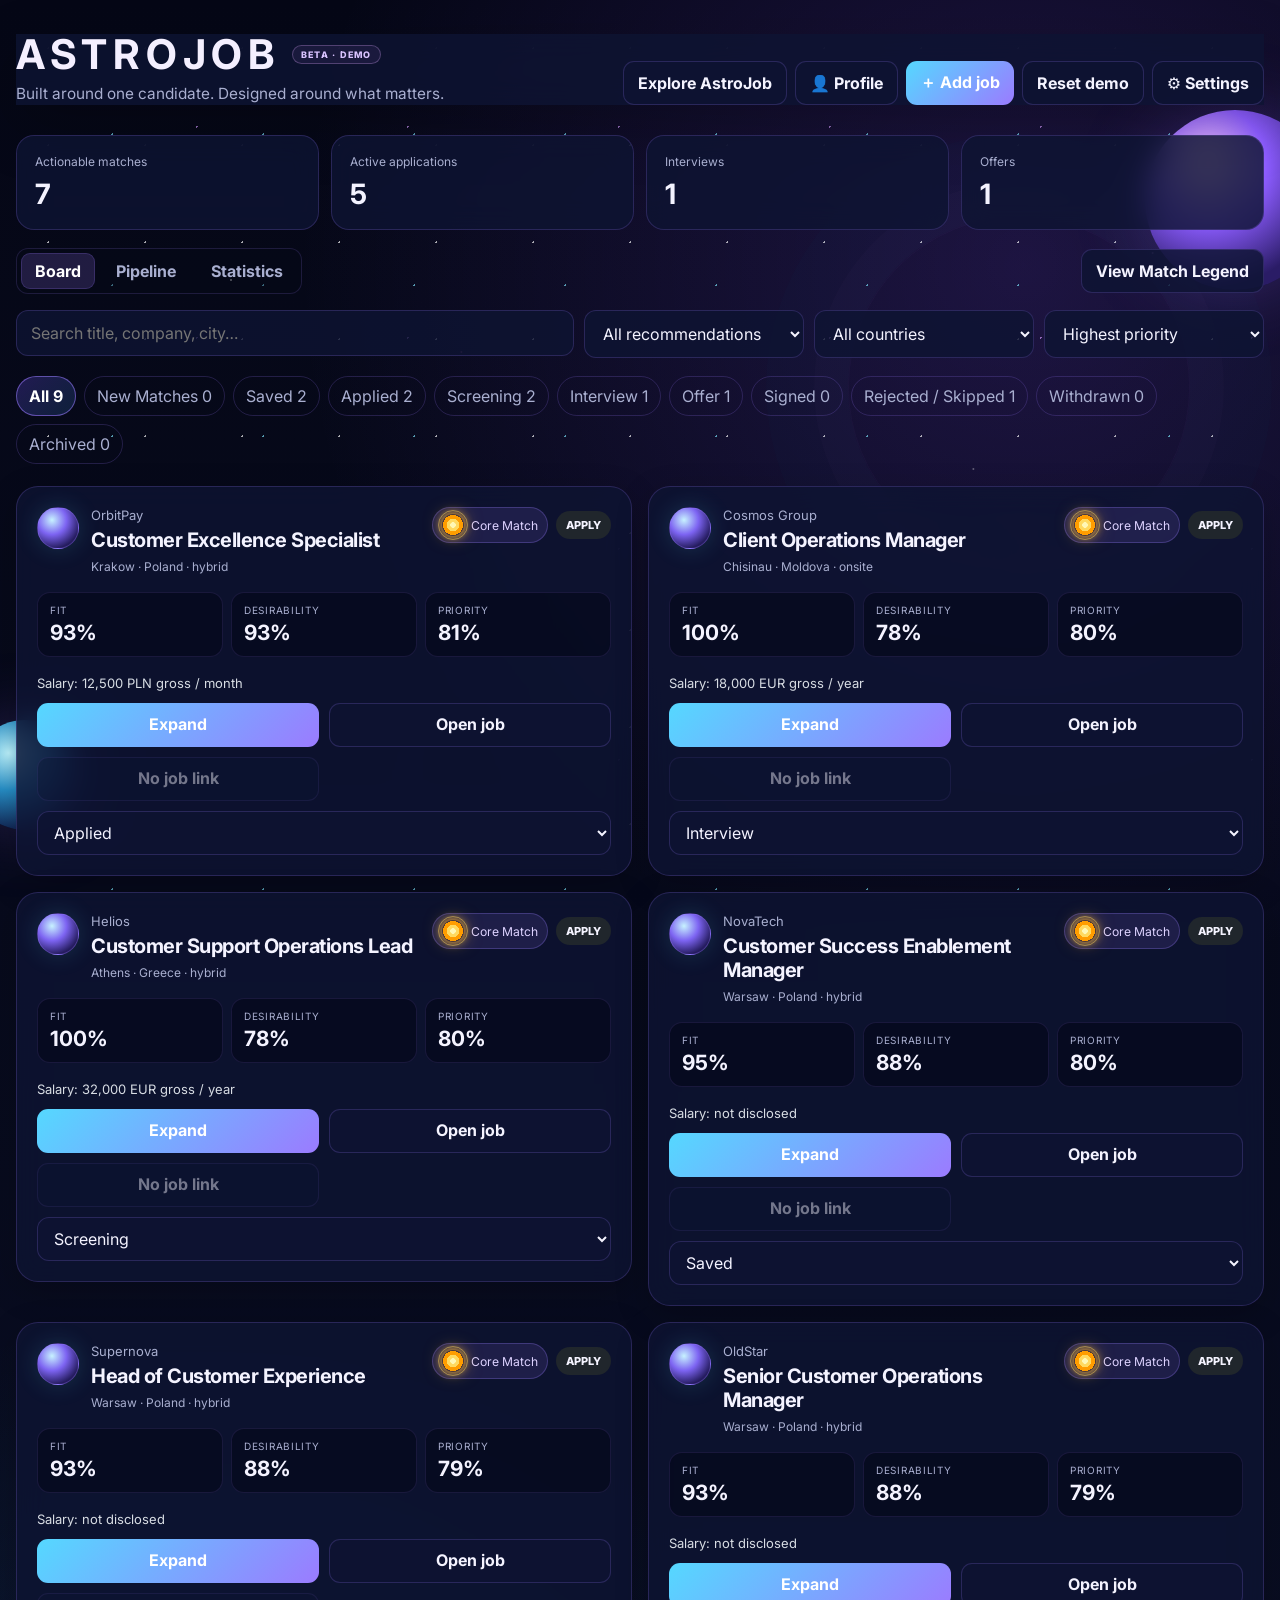
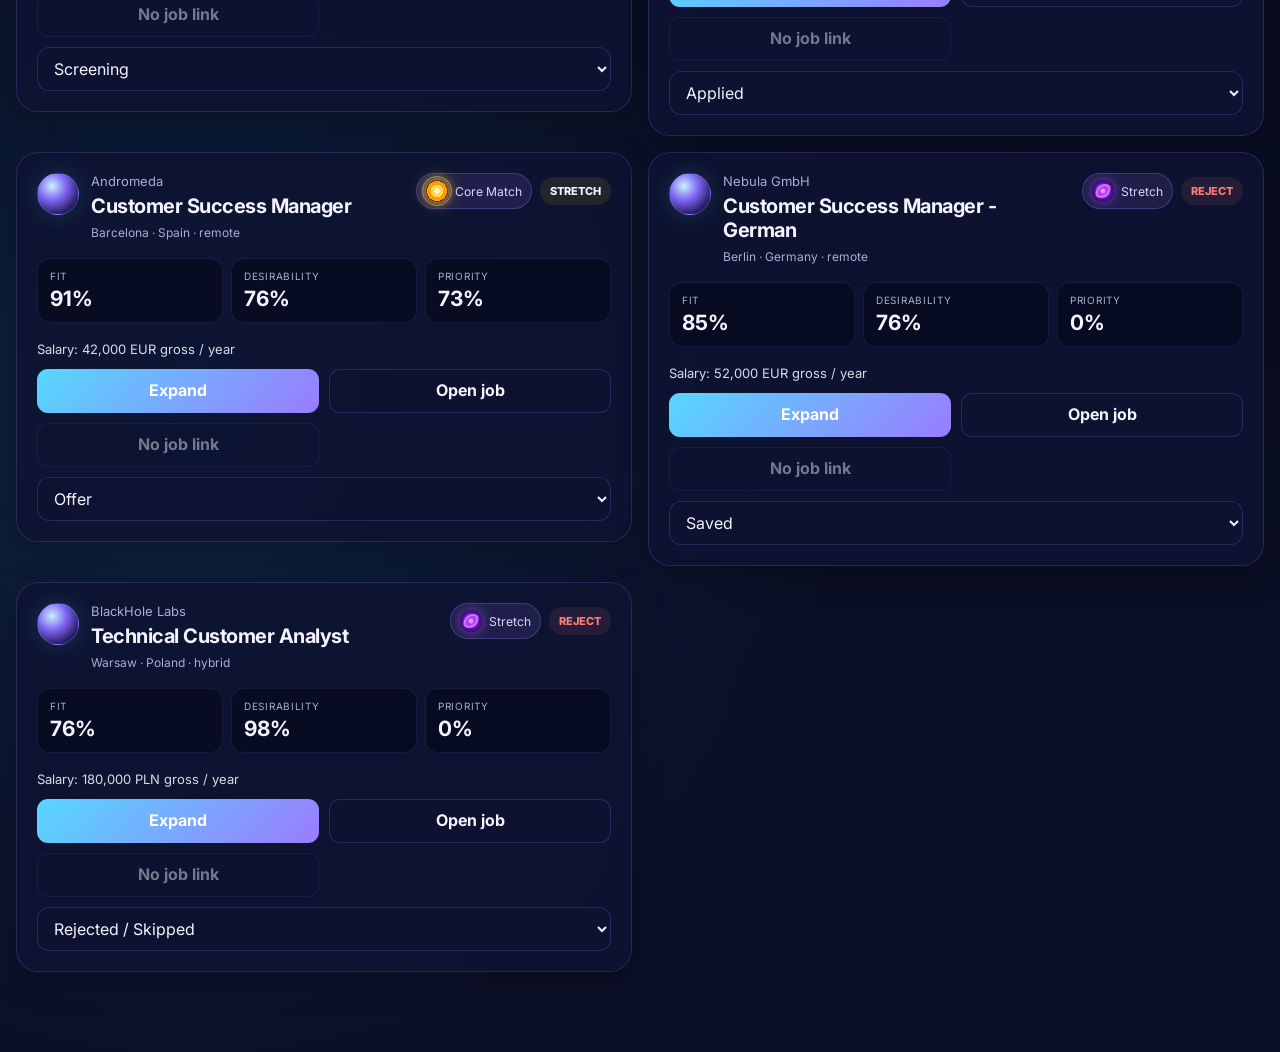
<file: projects/astrojob/index.html>
<!doctype html>
<html lang="en">
<head>
  <meta charset="utf-8" />
  <meta name="viewport" content="width=device-width, initial-scale=1" />
  <title>AstroJob - Personal Job Search</title>
  <link rel="preconnect" href="https://fonts.googleapis.com">
  <link rel="preconnect" href="https://fonts.gstatic.com" crossorigin>
  <link href="https://fonts.googleapis.com/css2?family=Inter:wght@400;500;600;700;800&display=swap" rel="stylesheet">
  <link rel="stylesheet" href="app/board-demo-20260912.css?v=20260912-statistics" />
  <link rel="icon" href="data:image/svg+xml,%3Csvg xmlns='http://www.w3.org/2000/svg' viewBox='0 0 64 64'%3E%3Cdefs%3E%3CradialGradient id='g'%3E%3Cstop stop-color='%23f6b7ff'/%3E%3Cstop offset='.55' stop-color='%23936cff'/%3E%3Cstop offset='1' stop-color='%233c2b78'/%3E%3C/radialGradient%3E%3C/defs%3E%3Ccircle cx='32' cy='32' r='15' fill='url(%23g)'/%3E%3Cellipse cx='32' cy='32' rx='28' ry='10' fill='none' stroke='%23d9c4ff' stroke-width='3' transform='rotate(-15 32 32)'/%3E%3Ccircle cx='49' cy='19' r='2' fill='%23fff'/%3E%3C/svg%3E">
</head>
<body><section id="authGate" class="auth-gate" hidden style="display:none"><div class="auth-card"><div class="eyebrow astro-title auth-logo">ASTROJOB</div><p class="auth-kicker">PERSONAL MISSION CONTROL</p><h1>Your job search.<br>Your universe.</h1><p class="auth-copy">Sign in to access your private application board.</p><form id="authForm"><label>Email<input id="authEmail" type="email" autocomplete="email" required placeholder="you@example.com"></label><label>Password<input id="authPassword" type="password" autocomplete="current-password" required minlength="6" placeholder="••••••••"></label><button id="authSubmit" class="button primary" type="submit">Sign in</button><button id="signUpButton" class="button secondary" type="button">Create my account</button><p id="authMessage" class="auth-message"></p></form></div></section><div id="appRoot"><div class="stars"></div><div class="planet planet-one"></div><div class="planet planet-two"></div>
  <div class="satellite-flight" aria-hidden="true" style="position:fixed;left:-140px;bottom:-100px;width:110px;height:72px;pointer-events:none;">
    <svg class="satellite" viewBox="0 0 140 90" width="110" height="72" role="presentation" style="width:110px;height:72px;display:block;">
      <defs>
        <linearGradient id="satBody" x1="0" x2="1"><stop offset="0" stop-color="#d9d5ef"/><stop offset="1" stop-color="#8576ba"/></linearGradient>
        <linearGradient id="satPanel" x1="0" x2="1"><stop offset="0" stop-color="#7b63cf"/><stop offset="1" stop-color="#35285f"/></linearGradient>
      </defs>
      <g transform="translate(70 45) rotate(-18)">
        <rect x="-22" y="-12" width="44" height="24" rx="7" fill="url(#satBody)" stroke="#f1c7ee" stroke-opacity=".45"/>
        <circle cx="0" cy="0" r="8" fill="#2f2748" stroke="#c9b9ff" stroke-width="2"/>
        <rect x="-61" y="-15" width="31" height="30" rx="3" fill="url(#satPanel)" stroke="#b8a8ff" stroke-opacity=".5"/>
        <rect x="30" y="-15" width="31" height="30" rx="3" fill="url(#satPanel)" stroke="#b8a8ff" stroke-opacity=".5"/>
        <path d="M-30 0H-22M22 0H30M0-12V-25" stroke="#d6cff4" stroke-width="3" stroke-linecap="round"/>
        <circle cx="0" cy="-29" r="5" fill="#f0b7dc"/>
      </g>
    </svg>
  </div>
  <main class="shell">
    <header class="topbar">
      <div>
        <div class="astro-brand-row"><div class="eyebrow astro-title">ASTROJOB</div><span class="astro-demo-badge">BETA · DEMO</span></div>
        <p class="subtitle astro-tagline">Built around one candidate. Designed around what matters.</p>
      </div>
      <div class="top-actions">
        <button id="howItWorksButton" class="button secondary">Explore AstroJob</button>
        <button id="profileButton" class="button secondary">👤 Profile</button>
        <button id="addJobButton" class="button primary">＋ Add job</button>
        <button id="signOutButton" class="button secondary">Reset demo</button>
        <button id="settingsButton" class="button secondary">⚙ Settings</button>
        <input id="importFile" type="file" accept="application/json" hidden>
        <input id="jobAgentFile" type="file" accept="application/json" hidden>
      </div>
    </header>
    <section class="stats" id="stats" aria-label="Board summary"></section>
    <div class="view-row">
      <nav class="view-switch" id="viewSwitch" aria-label="AstroJob view">
        <button type="button" id="boardViewButton" class="view-button active" data-view="board">Board</button>
        <button type="button" id="pipelineViewButton" class="view-button" data-view="pipeline">Pipeline</button>
        <button type="button" id="statisticsViewButton" class="view-button" data-view="statistics">Statistics</button>
      </nav>
      <button type="button" id="matchLegendButton" class="button secondary match-legend-button">View Match Legend</button>
    </div>
    <section class="controls">
      <label class="search-wrap"><span class="sr-only">Search jobs</span><input id="searchInput" type="search" placeholder="Search title, company, city…" /></label>
      <select id="decisionFilter" aria-label="Filter by decision">
        <option value="all">All recommendations</option><option value="APPLY_NOW">Apply now</option><option value="APPLY">Apply</option><option value="STRETCH">Stretch</option><option value="MAYBE">Maybe</option><option value="REJECT">Rejected by rules</option>
      </select>
      <select id="countryFilter" aria-label="Filter by country"><option value="all">All countries</option></select>
      <select id="sortBy" aria-label="Sort jobs"><option value="priority">Highest priority</option><option value="fit">Highest fit</option><option value="newest">Newest found</option></select>
    </section>
    <nav class="tabs" id="tabs" aria-label="Application status"></nav>
    <section id="jobsGrid" class="jobs-grid" aria-live="polite"></section>
    <section id="pipelineView" class="pipeline-view" hidden aria-live="polite"></section>
    <section id="statisticsView" class="statistics-view" hidden aria-live="polite"></section>
    <div id="emptyState" class="empty-state" hidden>
      <strong>No jobs here yet.</strong>
      <span>Add a role and AstroJob will score it against your profile and hard rules.</span>
      <button id="emptyAddButton" class="button primary">＋ Add your first job</button>
      <button id="loadDemoButton" class="button secondary">Load demo jobs</button>
    </div>
  </main>
  <template id="jobCardTemplate">
    <article class="job-card">
      <div class="card-head">
        <div class="company-mark" aria-hidden="true"></div>
        <div class="job-title-wrap"><div class="job-company"></div><h2 class="job-title"></h2><div class="job-meta"></div></div>
        <div class="badge-stack"><div class="taxonomy-badge"></div><div class="priority-badge"></div></div>
      </div>
      <div class="scores"><div class="score"><span>Fit</span><strong class="fit-score"></strong></div><div class="score"><span>Desirability</span><strong class="desirability-score"></strong></div><div class="score"><span>Priority</span><strong class="priority-score"></strong></div></div>
      <div class="salary-row"></div><div class="flags"></div>
<div class="intel-panel">
 <div class="intel-scores"><div><span>Tech fit</span><strong class="tech-fit">-</strong></div><div><span>Role fit</span><strong class="role-fit">-</strong></div><div><span>Seniority fit</span><strong class="seniority-fit">-</strong></div><div><span>Language fit</span><strong class="language-fit">-</strong></div></div>
 <div class="intel-section"><h3>Tech Stack / Systems</h3><div class="tech-badges intel-badges"></div></div>
 <div class="intel-columns">
  <div><h3>Matched Skills</h3><div class="matched-badges intel-badges"></div></div>
  <div><h3>Languages Mentioned</h3><div class="language-badges intel-badges"></div></div>
  <div><h3>Mentioned Experience</h3><div class="experience-badges intel-badges"></div></div>
</div>
<div class="match-analysis">
  <div class="analysis-box strengths-box"><h3>Strengths</h3><div class="strength-badges intel-badges"></div></div>
  <div class="analysis-box weaknesses-box"><h3>Weaknesses</h3><div class="weakness-badges intel-badges"></div></div>
  <div class="analysis-box transferable-box"><h3>Transferable Skills</h3><div class="transferable-badges intel-badges"></div></div>
  <div class="analysis-box learning-box"><h3>To Learn</h3><div class="learn-badges intel-badges"></div></div>
  <div class="analysis-box blockers-box"><h3>Hard Blockers</h3><div class="blocker-badges intel-badges"></div></div>
</div>
</div>
      <details class="match-details"><summary>Why this match</summary><div class="details-grid"><div><h3>Strong signals</h3><ul class="reasons-list"></ul></div><div><h3>Watch-outs</h3><ul class="gaps-list"></ul></div></div></details>
      <div class="job-notes-preview"></div>
      <div class="card-actions">
        <button type="button" class="button primary expand-job">Expand</button>
        <button type="button" class="button secondary open-job">Open job</button>
        <a class="button secondary apply-link" target="_blank" rel="noopener">Open job link</a>
        <button type="button" class="button secondary insight-job">Add additional insights</button>
        <select class="status-select" aria-label="Update job status">
          <option value="new">New</option><option value="saved">Saved</option><option value="applied">Applied</option><option value="screening">Screening</option><option value="interview">Interview</option><option value="offer">Offer</option><option value="signed">Signed</option><option value="rejected">Rejected / Skipped</option><option value="withdrawn">Withdrawn</option><option value="archived">Archived</option>
        </select>
        <input type="text" class="withdrawal-reason" placeholder="Reason (optional)" aria-label="Withdrawal reason" maxlength="240" hidden>
      </div>
    </article>
  </template>

  <dialog id="jobDetailDialog" class="job-detail-dialog">
      <div class="job-detail-shell">
        <button type="button" id="closeJobDetailDialog" class="job-detail-close" aria-label="Close">×</button>
        <div id="jobDetailContent"></div>
      </div>
    </dialog>

  <dialog id="jobDialog" class="job-dialog">
    <form id="jobForm" method="dialog">
      <div class="dialog-head">
        <div>
          <div class="eyebrow">ASTROJOB INPUT</div>
          <h2 id="dialogTitle">Add a job</h2>
        </div>
        <button type="button" id="closeDialog" class="icon-button" aria-label="Close">×</button>
      </div>

      <input type="hidden" id="jobId">
      <div class="form-grid">
        <label class="wide">Job URL
  <div class="url-import-row">
    <input id="jobUrl" type="url" placeholder="https://..." />
    <button type="button" id="importJobUrl" class="button secondary">✨ Import from link</button>
  </div>
  <small id="importJobStatus" class="import-job-status"></small>
</label>
        <label>Job title<input id="jobTitle" required /></label>
        <label>Company<input id="jobCompany" required /></label>
        <label>Country<input id="jobCountry" required placeholder="Poland" /></label>
        <label>City<input id="jobCity" placeholder="Warsaw" /></label>
        <label>Work model<select id="jobWorkModel"><option>On-site</option><option>Hybrid</option><option selected>Remote</option></select></label>
        <label>Posted date<input id="jobPostedAt" type="date" /></label>
        <label>Renewed / reposted<input id="jobRenewedAt" type="date" /></label>
        <label>Salary currency<select id="jobCurrency"><option value="">Undisclosed</option><option>PLN</option><option>EUR</option><option>USD</option><option>GBP</option></select></label>
        <label>Monthly gross<input id="jobMonthly" type="number" min="0" step="1" placeholder="10000" /></label>
        <label>Annual gross<input id="jobAnnual" type="number" min="0" step="1" placeholder="120000" /></label>
        <label>Personal interest<select id="jobInterest"><option value="love">Love this</option><option value="positive" selected>Interested</option><option value="neutral">Neutral</option><option value="low">Not excited</option></select></label>
        <label>Next action date<input id="jobNextAction" type="date" /></label>
        <label class="wide">Languages mentioned<input id="jobLanguages" placeholder="English, Romanian" /></label>
        <label class="wide">Description / requirements<textarea id="jobDescription" rows="8" placeholder="Paste the job description here. AstroJob scores this text."></textarea></label>
        <label class="wide">Your notes<textarea id="jobNotes" rows="4" placeholder="Recruiter, salary discussion, interview notes, concerns, follow-up..."></textarea></label>
      </div>
      <div class="dialog-score" id="dialogScore">Fill in the role and AstroJob will score it when you save.</div>
      <div class="dialog-actions">
        <button type="button" id="deleteJobButton" class="button danger" hidden>Delete</button>
        <div class="dialog-actions-right">
          <button type="button" id="cancelDialog" class="button secondary">Cancel</button>
          <button type="submit" class="button primary">Save & score</button>
        </div>
      </div>
    </form>
  </dialog>
  <dialog id="profileDialog" class="job-dialog profile-dialog">
    <form id="profileForm" method="dialog">
      <div class="dialog-head">
        <div><div class="eyebrow">CANDIDATE PROFILE</div><h2>Your AstroJob profile</h2></div>
        <button type="button" id="closeProfileDialog" class="icon-button" aria-label="Close">×</button>
      </div>
      <p class="profile-help">These settings drive scoring. Edit them whenever your goals, skills or location preferences change.</p>
      <div class="profile-grid">
        <label class="wide">Role families<textarea id="profileRoleFamilies" rows="5" placeholder="customer success, onboarding, operations..."></textarea></label>
        <label class="wide">Strong signals<textarea id="profileStrongSignals" rows="5" placeholder="renewals, Salesforce, CSAT..."></textarea></label>
        <label>Known languages<input id="profileLanguages" placeholder="English, Romanian, Russian, Greek"></label>
        <label>Relevant experience years<input id="profileExperienceYears" type="number" min="0" max="40" step="1"></label>
        <label class="wide">Profile skills<textarea id="profileSkills" rows="5"></textarea></label>
        <label class="wide">Hard technical rejects<input id="profileHardTech" placeholder="python required, advanced python required"></label>
        <label>Max posting age (days)<input id="profileFreshness" type="number" min="1" max="180"></label>
      </div>
      <div class="dialog-actions">
        <button type="button" id="resetProfileButton" class="button secondary">Reset to default</button>
        <div class="dialog-actions-right">
          <button type="button" id="cancelProfileDialog" class="button secondary">Cancel</button>
          <button type="submit" class="button primary">Save profile & rescore</button>
        </div>
      </div>
    </form>
  </dialog></div>

  <dialog id="howItWorksDialog" class="job-dialog how-it-works-dialog">
    <div class="dialog-head">
      <div>
        <div class="eyebrow">ASTROJOB DEMO</div>
        <h2>Explore AstroJob</h2>
      </div>
      <button type="button" id="closeHowItWorksDialog" class="icon-button" aria-label="Close">×</button>
    </div>
    <div class="how-it-works-content">
      <section>
        <h3>What is AstroJob?</h3>
        <p>AstroJob is a candidate-first job search and application workspace. It brings job discovery, fit analysis, application tracking and candidate context into one place, then scores each role against the candidate profile instead of treating every vacancy as equally relevant.</p>
      </section>
      <section>
        <h3>Why was it built?</h3>
        <p>It started as a practical solution to a messy job search: too many roles, different salary and location rules, repeated comparisons, application notes spread across tools, and important experience that a job description or CV match can easily miss. AstroJob was built to make those decisions faster, more consistent and more personal.</p>
      </section>
      <section>
        <h3>How we currently use it</h3>
        <p>A candidate profile defines role families, skills, languages, experience, hard rules and preferences. Jobs can be added manually or imported from a link, then AstroJob parses the role, scores the match and classifies it as Core Match, Transferable, Stretch, Wild Card or Black Hole. The Board is used for discovery and comparison; the Pipeline tracks application progress. Additional Insights can add missing context, rescore a role and save that knowledge to the candidate Memory Core for future matches.</p>
      </section>
      <section>
        <h3>What we intend to add</h3>
        <p>The product is still in Beta. Planned development focuses on smarter and more reliable job-link parsing, automatic job search based on candidate profile criteria, automatic importing from job websites, richer interview tracking, stronger candidate-memory use, improved scoring explanations, application analytics and more automation around the journey from discovering a role to managing the interview process.</p>
      </section>
      <section class="manual-section">
        <h3>Quick user manual</h3>
        <ol>
          <li><strong>Open Profile</strong> to see the candidate information AstroJob uses when evaluating roles.</li>
          <li><strong>Add Job</strong> to enter a role manually or paste a job link and try automatic parsing. For faster capture while browsing, drag <strong>✨ AstroJob Capture</strong> from Settings to your bookmarks bar; on a job page, select the job description and click the bookmark to send it directly into AstroJob.</li>
          <li><strong>Check the Board</strong> to compare jobs, scores and match classifications at a glance.</li>
          <li><strong>Expand a job</strong> to see the full fit analysis, gaps, matched skills and supporting detail.</li>
          <li><strong>Add Additional Insights</strong> inside the expanded job when AstroJob is missing relevant candidate experience. The job is rescored and the insight becomes reusable candidate memory.</li>
          <li><strong>Use Pipeline</strong> to track roles through Saved, Applied, Screening, Interview, Offer and later stages. Cards can be moved between stages.</li>
          <li><strong>View Match Legend</strong> whenever you want a quick explanation of the five match types.</li>
          <li><strong>Reset demo</strong> to clear your local changes and restore the original sample jobs.</li>
        </ol>
      </section>
      <div class="demo-privacy-note"><strong>Safe to explore:</strong> this demo uses sample data and stores your demo changes locally in your browser. It does not modify the private AstroJob workspace.</div>
    </div>
  </dialog>

  <dialog id="matchLegendDialog" class="job-dialog match-legend-dialog">
    <div class="dialog-head">
      <div>
        <div class="eyebrow">MATCH LEGEND</div>
        <h2>How AstroJob classifies matches</h2>
      </div>
      <button type="button" id="closeMatchLegendDialog" class="icon-button" aria-label="Close">×</button>
    </div>
    <div class="match-legend-list cosmic-legend">
      <div class="legend-item"><span class="legend-orb core">☀</span><span><strong>Core Match</strong><small>Strong direct fit - prioritize</small></span></div>
      <div class="legend-item"><span class="legend-orb transferable">◒</span><span><strong>Transferable</strong><small>Strong adjacent experience</small></span></div>
      <div class="legend-item"><span class="legend-orb stretch">◉</span><span><strong>Stretch</strong><small>Good fit with some growth</small></span></div>
      <div class="legend-item"><span class="legend-orb wildcard">◆</span><span><strong>Wild Card</strong><small>Interesting non-obvious match</small></span></div>
      <div class="legend-item"><span class="legend-orb blackhole">◉</span><span><strong>Black Hole</strong><small>Poor fit or hard-rule conflict</small></span></div>
    </div>
  </dialog>

  <dialog id="settingsDialog" class="job-dialog settings-dialog">
    <div class="dialog-head">
      <div><div class="eyebrow">ASTROJOB SETTINGS</div><h2>Settings</h2></div>
      <button type="button" id="closeSettingsDialog" class="icon-button" aria-label="Close">×</button>
    </div>
    <p class="profile-help">Backup, restore and maintenance tools for your AstroJob workspace.</p>
    <div class="settings-list">
      <div class="settings-row"><div><strong>Export backup</strong><span>Download your saved jobs as a JSON backup.</span></div><button id="exportButton" class="button secondary">Export</button></div>
      <div class="settings-row"><div><strong>Import backup</strong><span>Restore jobs from an AstroJob JSON backup.</span></div><button id="importButton" class="button secondary">Import</button></div>
    <div class="settings-row bookmarklet-row"><div><strong>Capture from job page</strong><span>Drag this button to your bookmarks bar. On a job page, select the job description and click it to send the role into AstroJob.</span></div><a class="button secondary bookmarklet-link" href="javascript:(()=>{let t=window.getSelection().toString().trim();if(!t){const s=['.jobs-description__container','#job-details','#jobDescriptionText','[data-testid=&quot;job-description&quot;]','.job-description','.job-details','[class*=&quot;job-description&quot;]'];for(const q of s){const e=document.querySelector(q);if(e&&e.innerText.trim().length>100){t=e.innerText.trim();break}}}if(!t||t.length<100){alert('Select the job description text, then click Capture to AstroJob again.');return}const title=(document.querySelector('h1')?.innerText||document.querySelector('meta[property=&quot;og:title&quot;]')?.content||document.title||'').trim();const company=(document.querySelector('meta[property=&quot;og:site_name&quot;]')?.content||'').trim();const u='https://michaelaspice.github.io/portfolio-mihaela-burlacu/projects/astrojob/?capture=1&jd='+encodeURIComponent(t.slice(0,8000))+'&source='+encodeURIComponent(location.href)+'&title='+encodeURIComponent(title.slice(0,180))+'&company='+encodeURIComponent(company.slice(0,120));window.open(u,'_blank','noopener')})();">✨ AstroJob Capture</a></div></div>
  </dialog>

  <dialog id="insightDialog" class="job-dialog insight-dialog">
    <form id="insightForm" method="dialog">
      <div class="dialog-head">
        <div>
          <div class="eyebrow">MEMORY CORE</div>
          <h2>Add additional insights</h2>
        </div>
        <button type="button" id="closeInsightDialog" class="icon-button" aria-label="Close">×</button>
      </div>
      <p class="profile-help">Add context AstroJob does not know yet. This job will be rescored immediately, and the insight will become part of your candidate memory for future applications.</p>
      <input type="hidden" id="insightJobId">
      <label class="wide insight-label">What should AstroJob know?
        <textarea id="insightText" rows="7" maxlength="3000" placeholder="Example: I have managed executive stakeholders and multi-team escalations at June Homes, including Product, Engineering, Finance and Legal."></textarea>
      </label>
      <div id="insightHistory" class="insight-history"></div>
      <div class="dialog-actions">
        <div></div>
        <div class="dialog-actions-right">
          <button type="button" id="cancelInsightDialog" class="button secondary">Cancel</button>
          <button type="submit" class="button primary">Save to Memory Core & rescore</button>
        </div>
      </div>
    </form>
  </dialog>
  <script type="module" src="app/board-demo-20260912.js?v=20260912-statistics"></script>
</body>
</html>
</file>
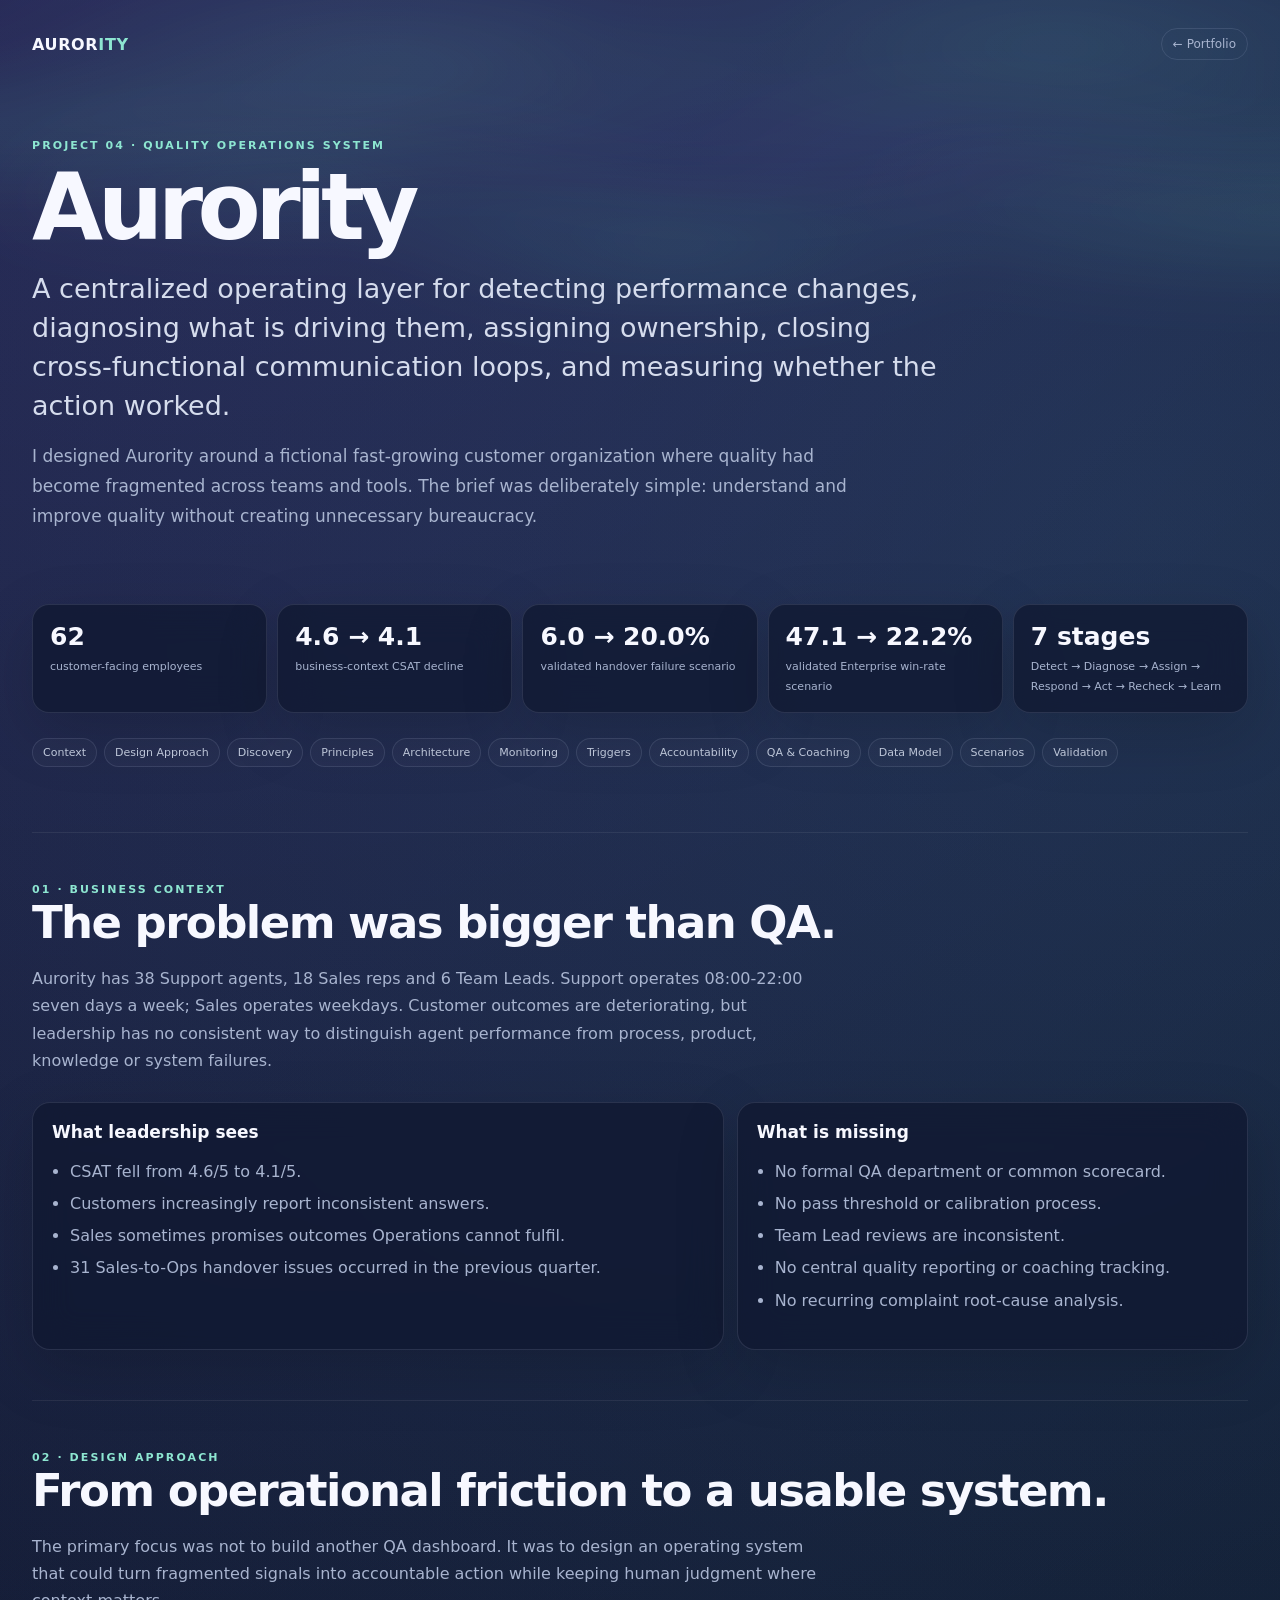
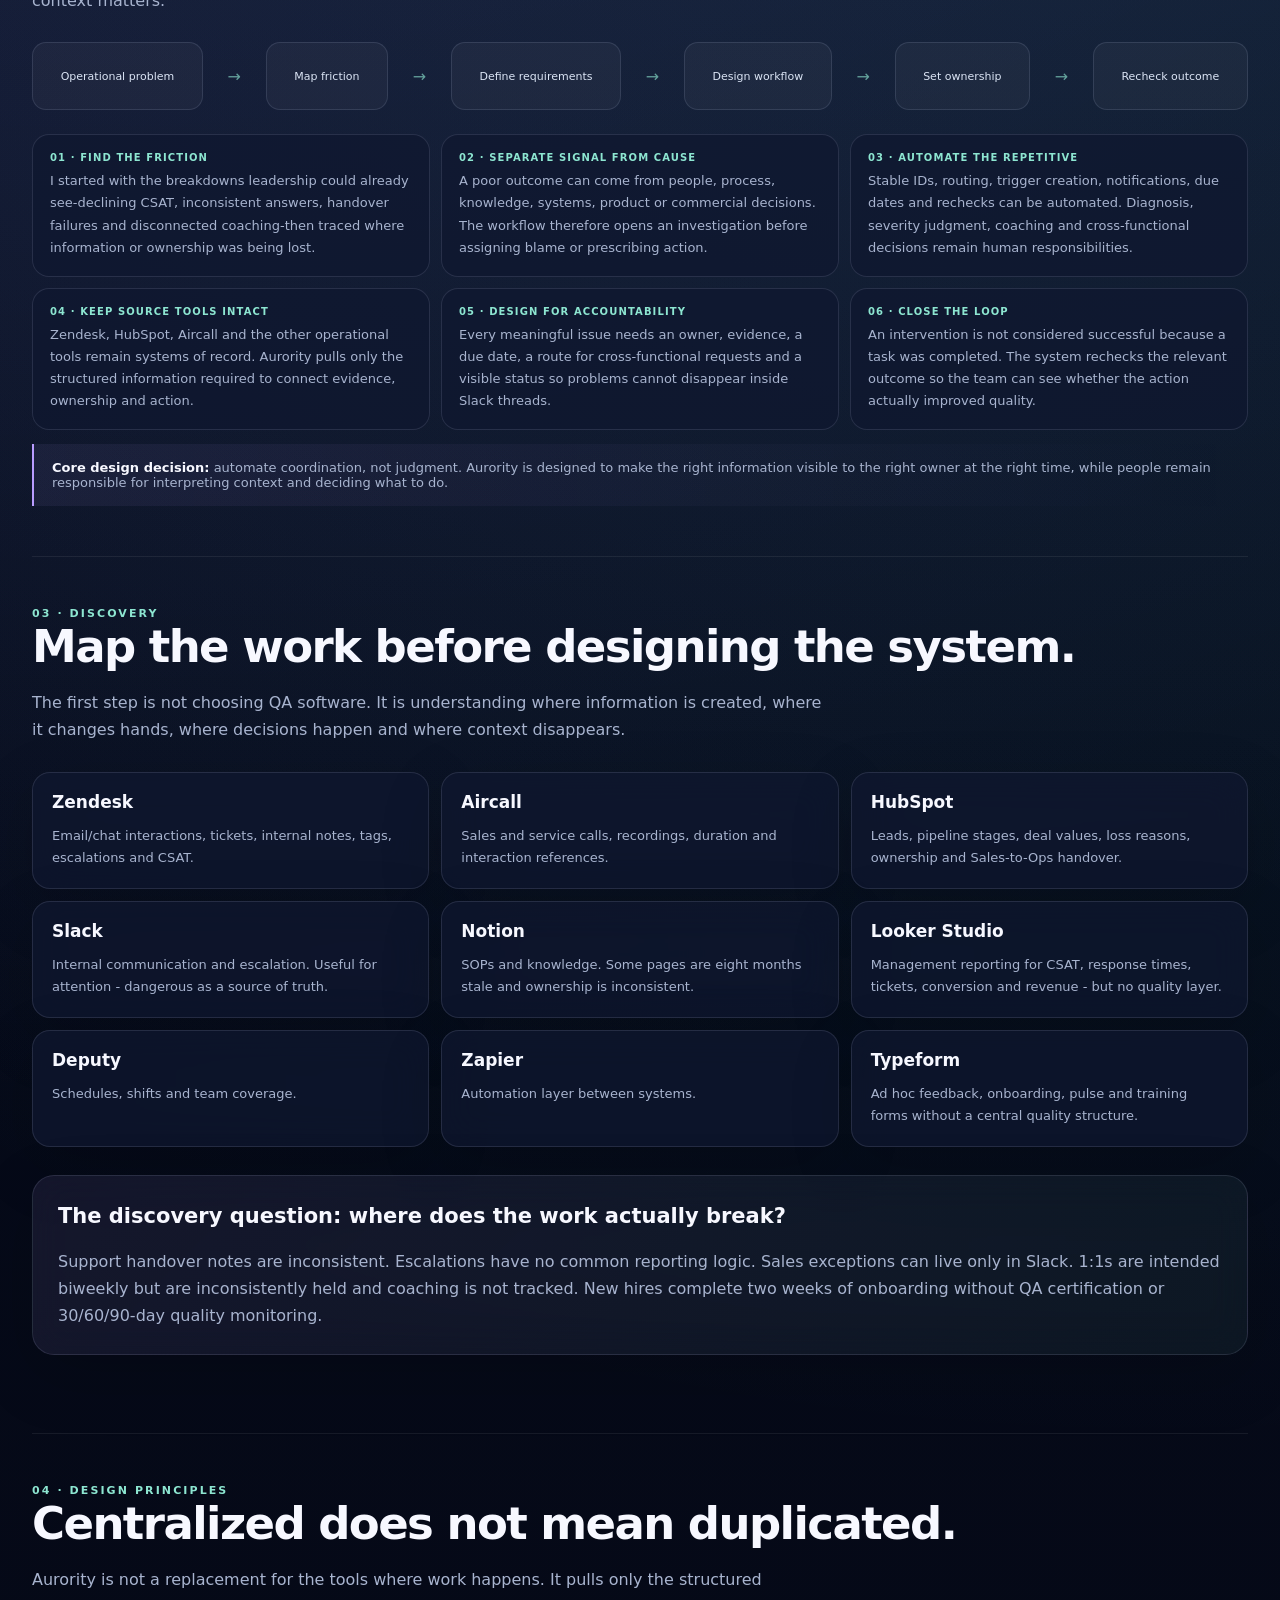
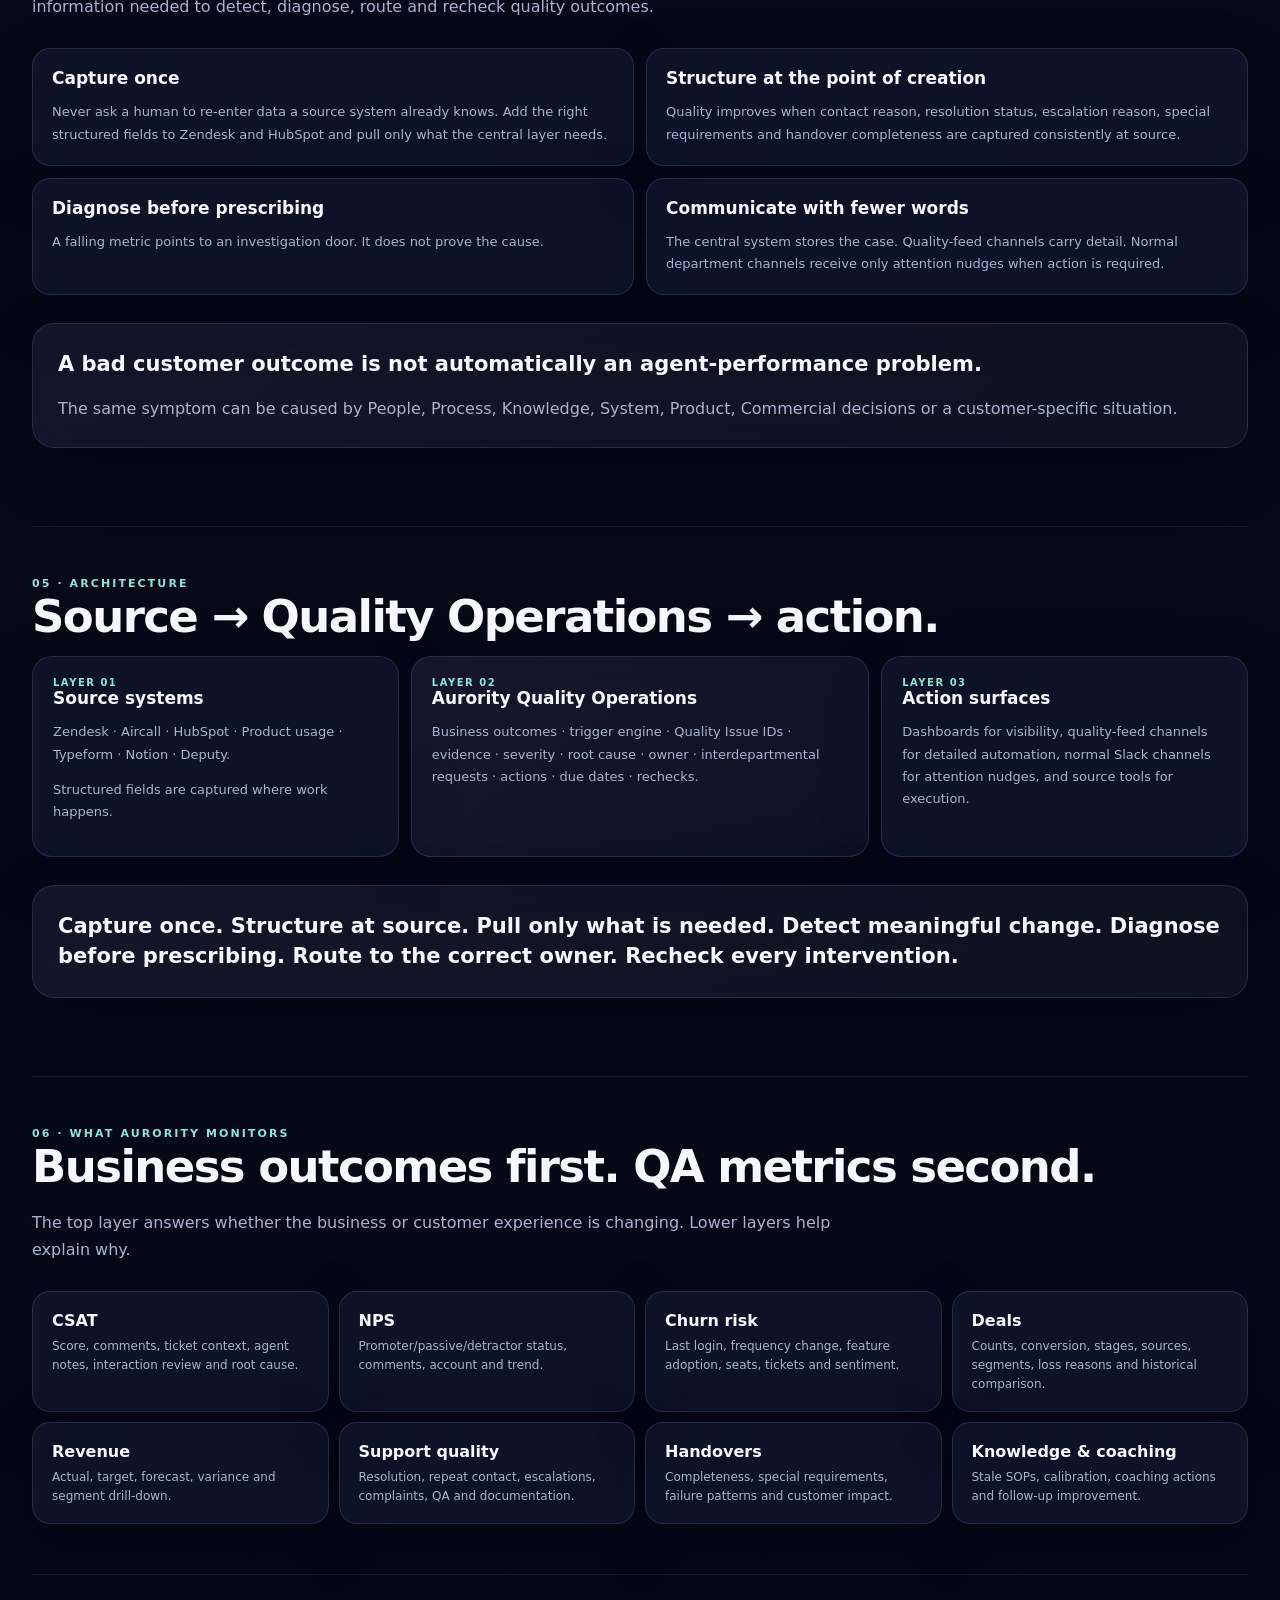
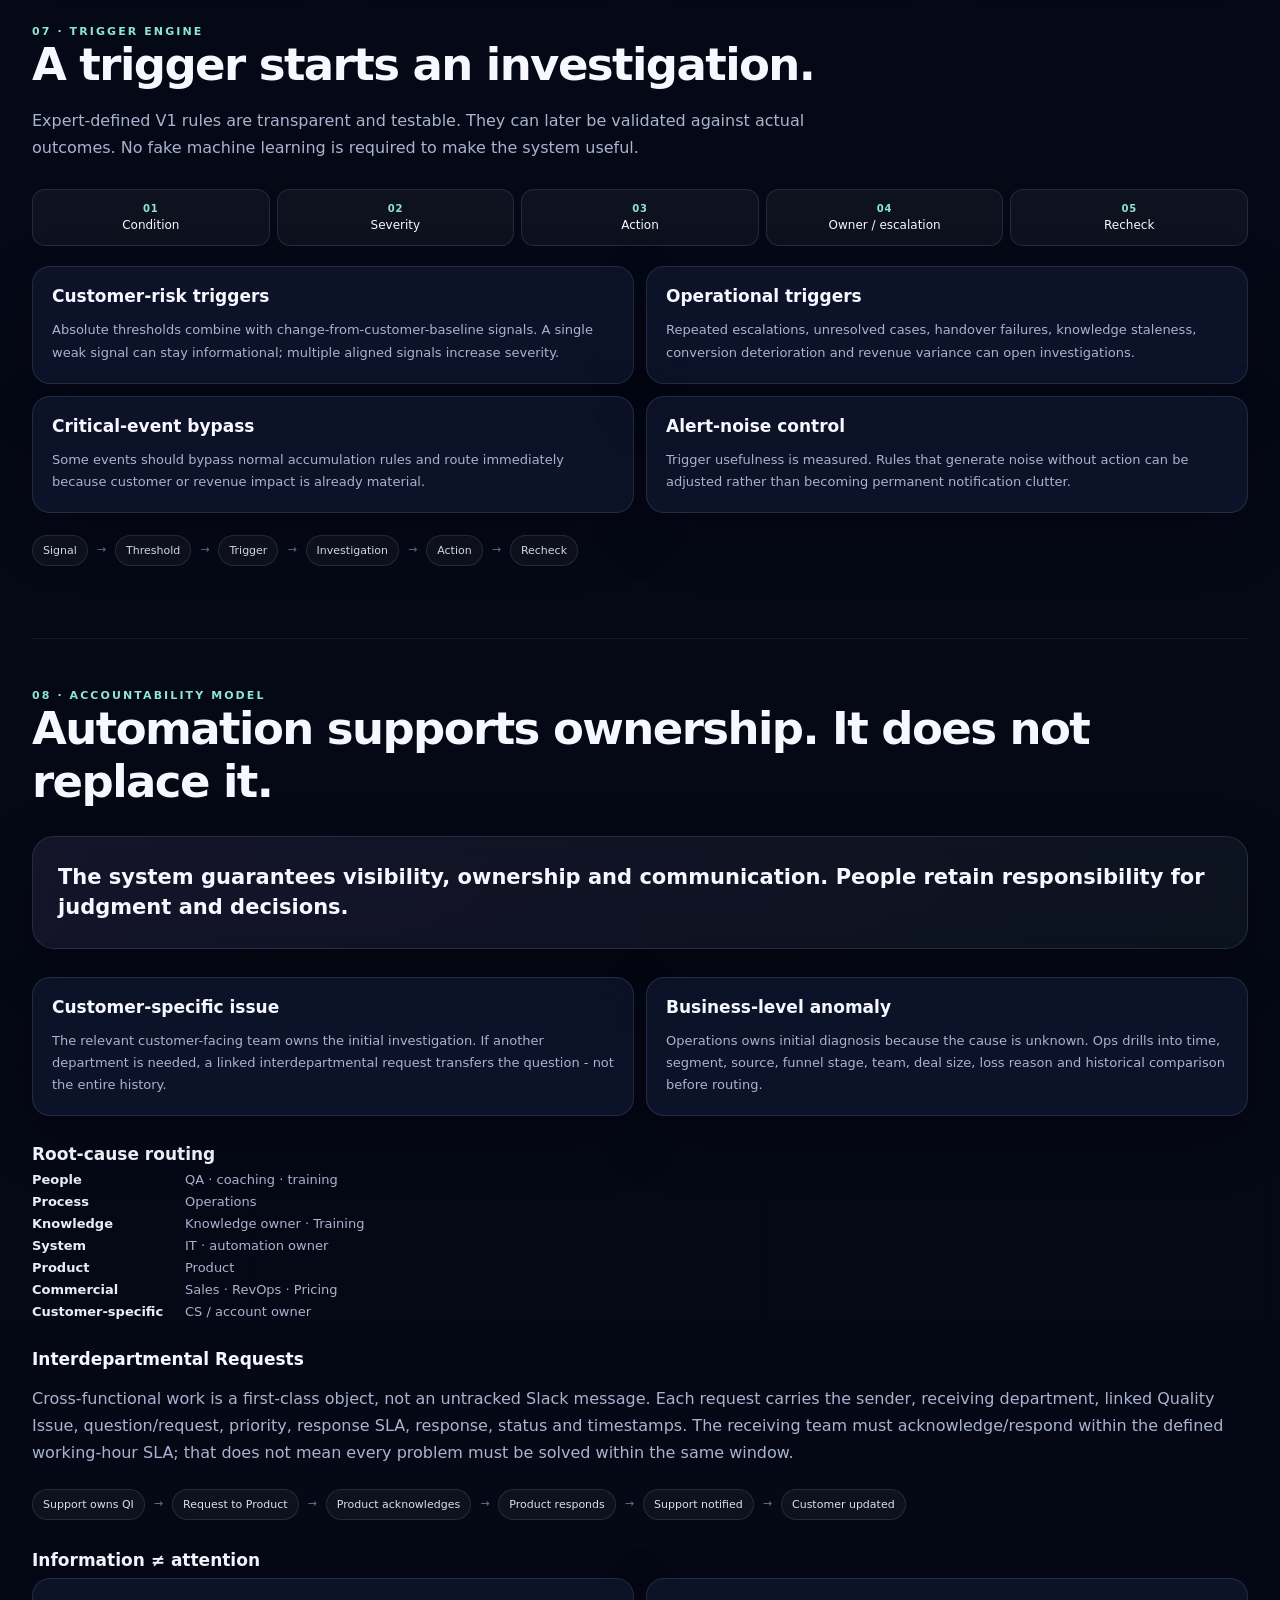
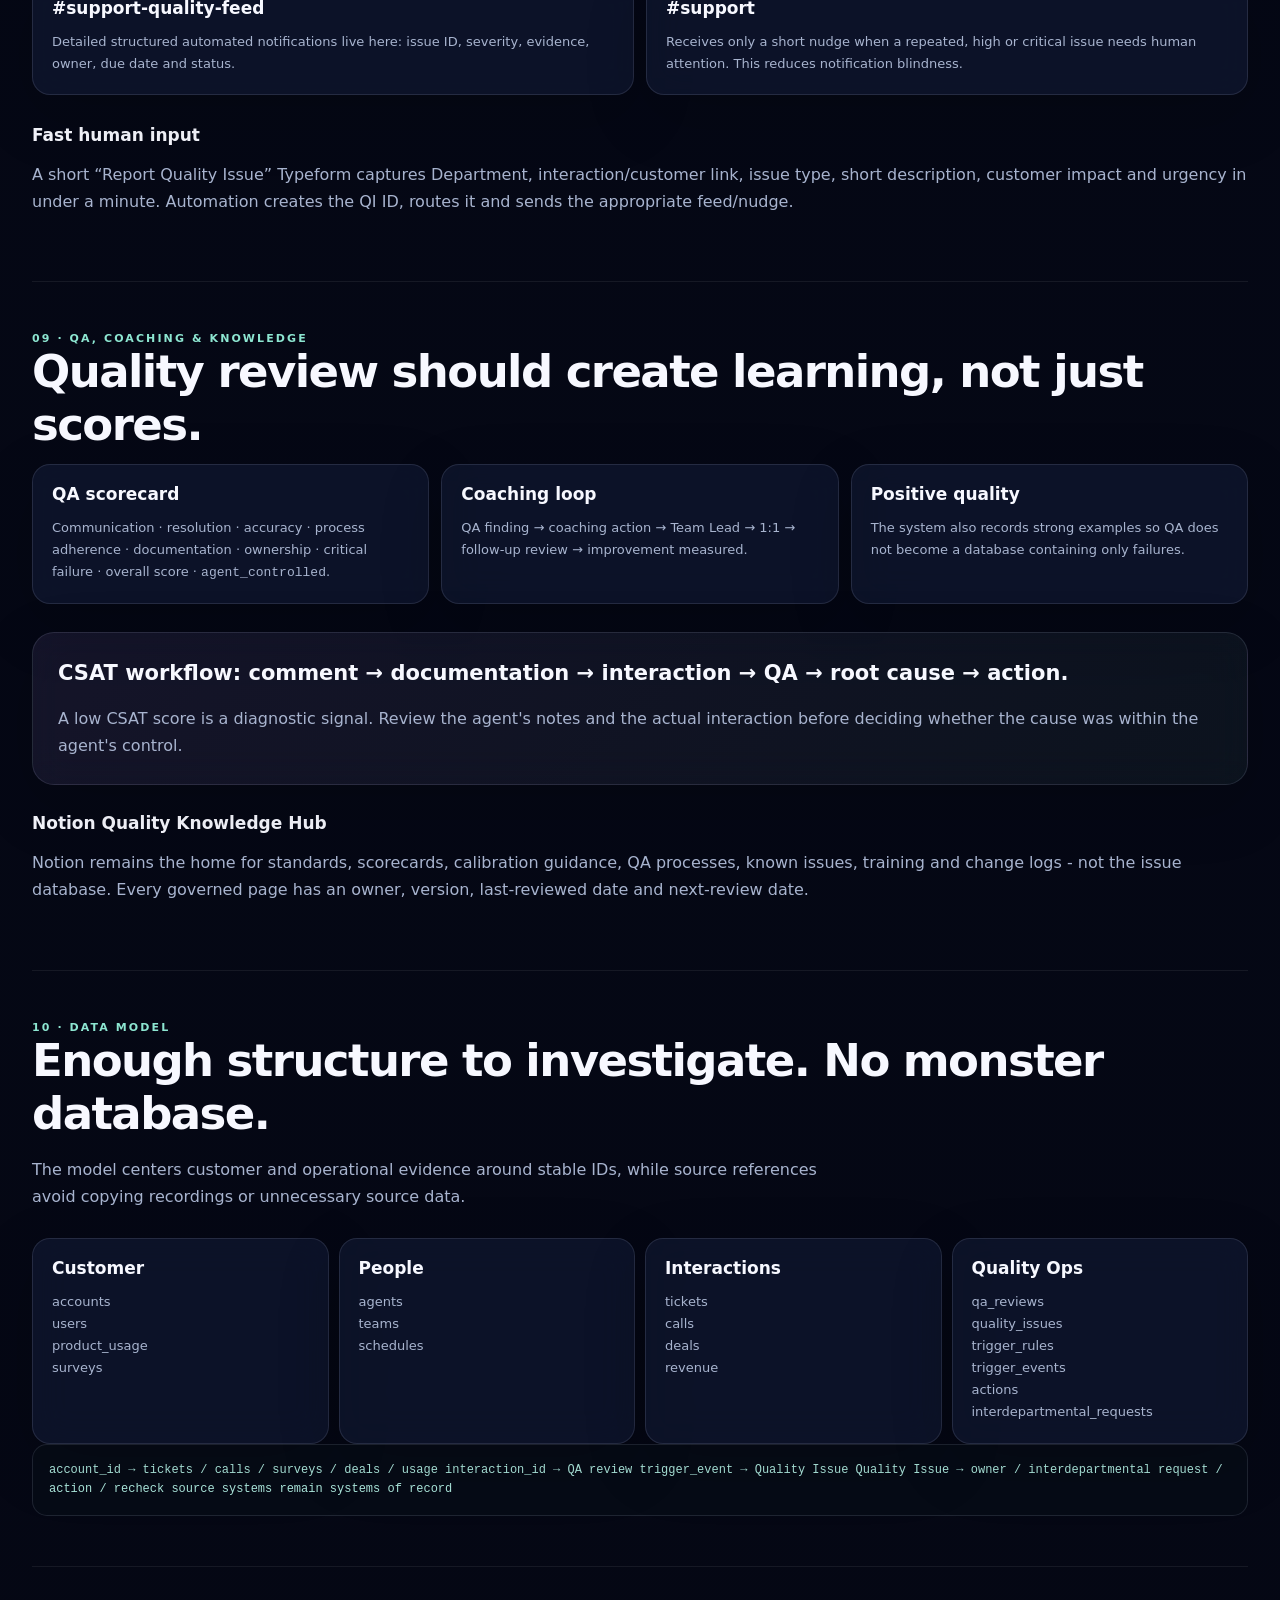
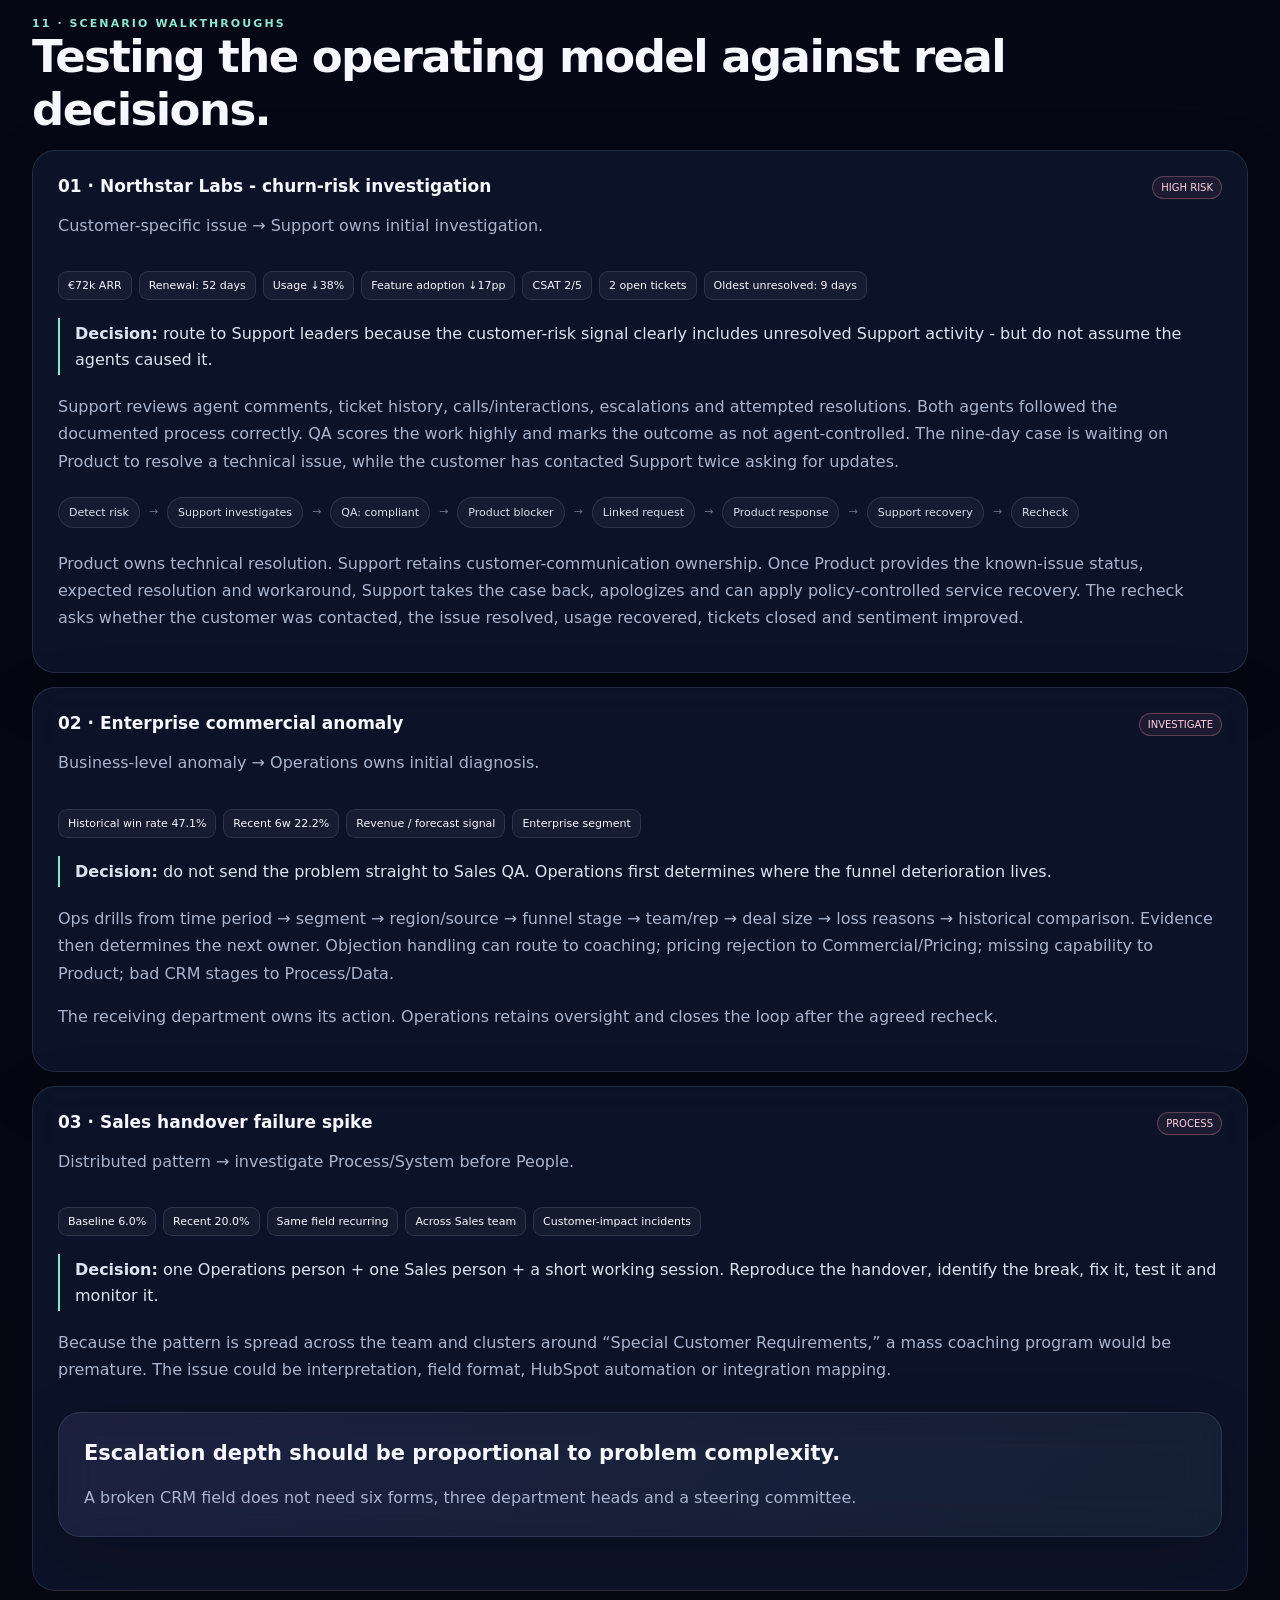
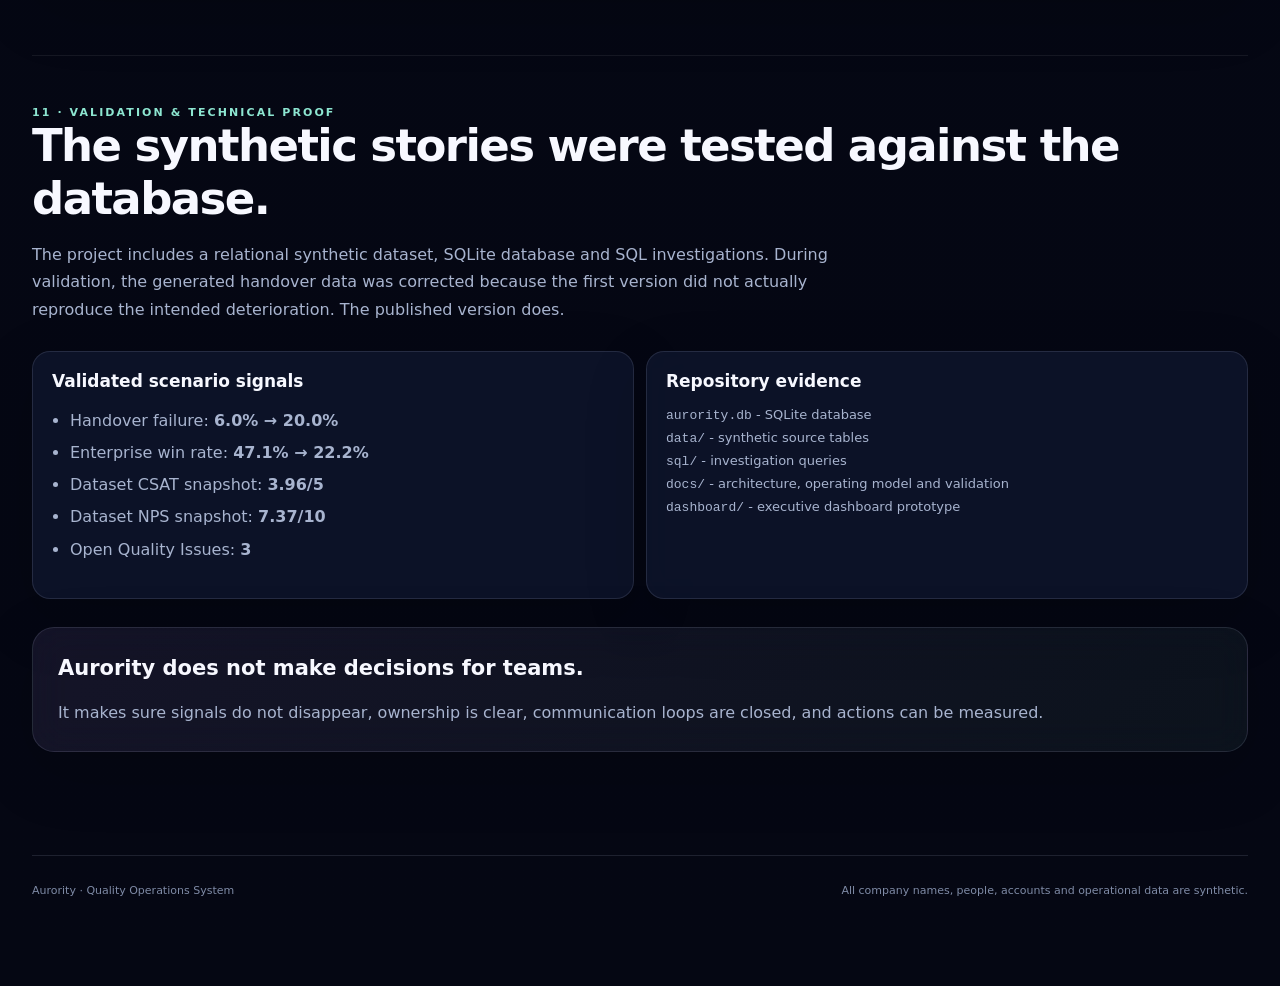
<file: projects/aurority/index.html>
<!doctype html>
<html lang="en">
<head>
<meta charset="utf-8">
<meta name="viewport" content="width=device-width,initial-scale=1">
<meta name="description" content="Aurority - a full Quality Operations system case study by Mihaela Burlacu.">
<title>Aurority - Quality Operations System</title>
<style>
:root{--bg:#050816;--bg2:#081020;--panel:rgba(15,23,48,.74);--panel2:rgba(255,255,255,.04);--line:rgba(211,220,255,.12);--text:#f7f8ff;--muted:#a8b4cf;--violet:#b99cff;--blue:#86bfff;--mint:#8de6d1;--rose:#ff9eb5;--amber:#ffd48a}
*{box-sizing:border-box}html{scroll-behavior:smooth}body{margin:0;background:
radial-gradient(circle at 12% -5%,rgba(151,91,255,.25),transparent 29%),
radial-gradient(circle at 90% 5%,rgba(62,207,201,.16),transparent 25%),
linear-gradient(180deg,#071020 0%,var(--bg) 35%,#050713 100%);
color:var(--text);font-family:Inter,ui-sans-serif,system-ui,-apple-system,BlinkMacSystemFont,"Segoe UI",sans-serif;position:relative;overflow-x:hidden}
body:before,body:after{content:"";position:fixed;pointer-events:none;z-index:-1;filter:blur(22px);mix-blend-mode:screen;opacity:.42;will-change:transform,opacity}
body:before{left:-22vw;top:-14vh;width:145vw;height:62vh;background:
radial-gradient(ellipse at 16% 46%,rgba(76,238,173,.22),transparent 20%),
radial-gradient(ellipse at 36% 35%,rgba(102,255,194,.27),transparent 24%),
radial-gradient(ellipse at 55% 48%,rgba(104,106,255,.13),transparent 21%),
radial-gradient(ellipse at 72% 31%,rgba(86,237,181,.27),transparent 24%),
radial-gradient(ellipse at 90% 48%,rgba(61,199,169,.14),transparent 18%);
border-radius:48% 52% 46% 54% / 42% 46% 54% 58%;animation:auroraDrift 20s ease-in-out infinite alternate}
body:after{right:-25vw;top:0;width:125vw;height:52vh;background:
radial-gradient(ellipse at 18% 40%,rgba(91,245,182,.14),transparent 21%),
radial-gradient(ellipse at 42% 52%,rgba(67,218,169,.23),transparent 25%),
radial-gradient(ellipse at 61% 34%,rgba(138,103,255,.11),transparent 20%),
radial-gradient(ellipse at 80% 46%,rgba(100,242,192,.23),transparent 25%);
border-radius:54% 46% 58% 42% / 48% 56% 44% 52%;animation:auroraDrift2 27s ease-in-out infinite alternate}
@keyframes auroraDrift{0%{transform:translate3d(-5%,0,0) rotate(-2deg) scale(1,.88);opacity:.26;border-radius:48% 52% 46% 54%/42% 46% 54% 58%}50%{transform:translate3d(2%,4vh,0) rotate(1.5deg) scale(1.04,1.08);opacity:.45;border-radius:56% 44% 53% 47%/51% 43% 57% 49%}100%{transform:translate3d(7%,-1vh,0) rotate(-1deg) scale(.98,1);opacity:.32;border-radius:44% 56% 48% 52%/55% 51% 49% 45%}}
@keyframes auroraDrift2{0%{transform:translate3d(7%,2vh,0) rotate(1deg) scale(1.02,1.06);opacity:.2;border-radius:54% 46% 58% 42%/48% 56% 44% 52%}55%{transform:translate3d(-2%,-2vh,0) rotate(-2deg) scale(.98,.92);opacity:.36;border-radius:46% 54% 43% 57%/57% 45% 55% 43%}100%{transform:translate3d(-8%,4vh,0) rotate(1.5deg) scale(1.05,1.1);opacity:.27;border-radius:58% 42% 51% 49%/44% 53% 47% 56%}}
@media(prefers-reduced-motion:reduce){body:before,body:after{animation:none}}
a{color:inherit}.shell{max-width:1180px;margin:auto;padding:28px 24px 90px}nav{display:flex;justify-content:space-between;align-items:center;padding-bottom:44px}.brand{font-weight:850;letter-spacing:.04em}.brand i{font-style:normal;color:var(--mint)}.back{font-size:12px;color:var(--muted);text-decoration:none;border:1px solid var(--line);padding:8px 11px;border-radius:999px}
.hero{max-width:980px;padding:35px 0 22px}.eyebrow{font-size:11px;text-transform:uppercase;letter-spacing:.19em;color:var(--mint);font-weight:850}h1{font-size:clamp(52px,8vw,92px);letter-spacing:-.06em;line-height:.92;margin:14px 0 18px}.sub{font-size:clamp(19px,2.3vw,27px);line-height:1.45;color:#d5dced;max-width:920px}.intro{font-size:17px;line-height:1.75;color:var(--muted);max-width:820px}
.stats{display:grid;grid-template-columns:repeat(5,1fr);gap:10px;margin:34px 0 18px}.stat,.card,.callout,.stage,.source,.monitor,.scenario,.tech{border:1px solid var(--line);background:var(--panel);backdrop-filter:blur(18px);box-shadow:0 20px 65px rgba(0,0,0,.16)}.stat{border-radius:17px;padding:17px}.stat b{display:block;font-size:25px;margin-bottom:4px}.stat span{font-size:11px;color:var(--muted);line-height:1.35}
.toc{display:flex;flex-wrap:wrap;gap:7px;margin:25px 0 65px}.toc a{text-decoration:none;font-size:11px;color:#c5cee1;border:1px solid var(--line);padding:7px 10px;border-radius:999px;background:rgba(255,255,255,.025)}
section{padding:50px 0;border-top:1px solid rgba(255,255,255,.07)}h2{font-size:clamp(30px,4vw,45px);letter-spacing:-.035em;margin:0 0 13px}h3{margin:0 0 8px;font-size:17px}.section-lede{font-size:16px;line-height:1.7;color:var(--muted);max-width:800px;margin-bottom:28px}p{color:var(--muted);line-height:1.7}.grid2{display:grid;grid-template-columns:1fr 1fr;gap:12px}.grid3{display:grid;grid-template-columns:repeat(3,1fr);gap:12px}.grid4{display:grid;grid-template-columns:repeat(4,1fr);gap:10px}.card,.source,.monitor,.tech{border-radius:18px;padding:19px}.card p,.source p,.monitor p,.tech p{font-size:13px;margin-bottom:0}
.callout{border-radius:22px;padding:25px;margin:28px 0;background:linear-gradient(135deg,rgba(185,156,255,.09),rgba(141,230,209,.055))}.callout strong{font-size:21px;line-height:1.45;display:block}.callout p{margin-bottom:0}
.problem{display:grid;grid-template-columns:1.15fr .85fr;gap:13px}ul{color:var(--muted);line-height:1.7;padding-left:18px}li{margin:5px 0}
.flow{display:flex;gap:7px;flex-wrap:wrap;margin:22px 0}.flow span{font-size:11px;border:1px solid var(--line);background:var(--panel2);border-radius:999px;padding:8px 10px;color:#d9e0ef}
.design-path{display:grid;grid-template-columns:repeat(11,auto);gap:7px;align-items:center;margin:24px 0}.design-path .step{min-height:68px;display:flex;align-items:center;justify-content:center;text-align:center;padding:10px;border:1px solid var(--line);border-radius:14px;background:var(--panel2);font-size:11px;color:#dce5f5}.design-path .arr{color:var(--mint);opacity:.65;text-align:center}
.decision-grid{display:grid;grid-template-columns:repeat(3,1fr);gap:11px;margin-top:20px}.decision-card{border:1px solid var(--line);background:var(--panel);border-radius:17px;padding:17px}.decision-card b{display:block;color:var(--mint);font-size:10px;text-transform:uppercase;letter-spacing:.11em;margin-bottom:7px}.decision-card p{font-size:13px;margin:0}.design-note{margin-top:14px;padding:16px 18px;border-left:2px solid var(--violet);background:linear-gradient(90deg,rgba(185,156,255,.075),transparent);border-radius:0 14px 14px 0;color:var(--muted);font-size:13px}
@media(max-width:900px){.design-path{grid-template-columns:1fr}.design-path .arr{transform:rotate(90deg)}.decision-grid{grid-template-columns:1fr}}.arrow{border:0!important;background:none!important;color:#63718e!important;padding-inline:2px!important}
.arch{display:grid;grid-template-columns:1fr 1.25fr 1fr;gap:12px;align-items:stretch}.stage{border-radius:20px;padding:20px}.stage .n{color:var(--mint);font-size:10px;letter-spacing:.15em;text-transform:uppercase;font-weight:800}.stage p{font-size:13px}.stage.mid{background:linear-gradient(145deg,rgba(185,156,255,.1),rgba(134,191,255,.06))}
.monitor b{display:block;margin-bottom:5px}.monitor span{font-size:12px;color:var(--muted)}
.rule{display:grid;grid-template-columns:repeat(5,1fr);gap:7px;margin:20px 0}.rule div{padding:13px;border:1px solid var(--line);border-radius:13px;background:var(--panel2);font-size:12px;text-align:center}.rule b{display:block;color:var(--mint);font-size:10px;text-transform:uppercase;letter-spacing:.08em;margin-bottom:4px}
.route{display:grid;grid-template-columns:145px 1fr;gap:8px;font-size:13px;margin:7px 0}.route b{color:#e9edfa}.route span{color:var(--muted)}
.scenario{border-radius:23px;padding:25px;margin:14px 0}.scenario-head{display:flex;justify-content:space-between;gap:15px;align-items:flex-start}.pill{font-size:10px;border:1px solid rgba(255,158,181,.28);background:rgba(255,158,181,.07);color:#ffd1dc;padding:5px 8px;border-radius:999px;white-space:nowrap}.signals{display:flex;flex-wrap:wrap;gap:7px;margin:16px 0}.signals span{font-size:11px;padding:7px 9px;border-radius:9px;background:rgba(255,255,255,.045);border:1px solid var(--line)}.decision{border-left:2px solid var(--mint);padding:3px 0 3px 15px;margin:18px 0;color:#dce4f2;line-height:1.6}
.codeish{font-family:ui-monospace,SFMono-Regular,Menlo,monospace;font-size:12px;color:#aeeadf;background:#060b16;border:1px solid var(--line);border-radius:15px;padding:16px;overflow:auto;line-height:1.6}
.footer{padding-top:28px;margin-top:25px;border-top:1px solid var(--line);display:flex;justify-content:space-between;gap:20px;color:#7f8ba6;font-size:11px}
@media(max-width:900px){.stats{grid-template-columns:repeat(2,1fr)}.grid3,.grid4{grid-template-columns:repeat(2,1fr)}.problem,.arch{grid-template-columns:1fr}.rule{grid-template-columns:1fr 1fr}}@media(max-width:620px){.grid2,.grid3,.grid4{grid-template-columns:1fr}.stats{grid-template-columns:1fr 1fr}h1{font-size:52px}.route{grid-template-columns:1fr}}

/* Wide visual systems canvas */
@media (min-width: 1200px){
  .shell{max-width:1500px;padding-left:32px;padding-right:32px}
  .hero{max-width:1040px}
}
@media (min-width: 1550px){
  .shell{max-width:1660px}
  .grid2{gap:16px}
  .grid3{gap:16px}
  .grid4{gap:14px}
  .stats{gap:14px}
  .design-path{gap:10px}
}
</style>
  <link rel="icon" href="data:image/svg+xml,%3Csvg xmlns='http://www.w3.org/2000/svg' viewBox='0 0 64 64'%3E%3Crect width='64' height='64' rx='16' fill='%23080b1c'/%3E%3Cpath d='M8 46c10-2 12-25 23-25 9 0 8 17 16 17 5 0 7-8 10-14' fill='none' stroke='%235cecff' stroke-width='6' stroke-linecap='round'/%3E%3Cpath d='M8 52c12-1 16-17 26-17 8 0 10 12 22 8' fill='none' stroke='%23c46cff' stroke-width='5' stroke-linecap='round'/%3E%3C/svg%3E">
</head>
<body><main class="shell">
<nav><div class="brand">AUROR<i>ITY</i></div><a class="back" href="../../">← Portfolio</a></nav>

<header class="hero">
<div class="eyebrow">Project 04 · Quality Operations System</div>
<h1>Aurority</h1>
<div class="sub">A centralized operating layer for detecting performance changes, diagnosing what is driving them, assigning ownership, closing cross-functional communication loops, and measuring whether the action worked.</div>
<p class="intro">I designed Aurority around a fictional fast-growing customer organization where quality had become fragmented across teams and tools. The brief was deliberately simple: understand and improve quality without creating unnecessary bureaucracy.</p>
</header>

<div class="stats">
<div class="stat"><b>62</b><span>customer-facing employees</span></div>
<div class="stat"><b>4.6 → 4.1</b><span>business-context CSAT decline</span></div>
<div class="stat"><b>6.0 → 20.0%</b><span>validated handover failure scenario</span></div>
<div class="stat"><b>47.1 → 22.2%</b><span>validated Enterprise win-rate scenario</span></div>
<div class="stat"><b>7 stages</b><span>Detect → Diagnose → Assign → Respond → Act → Recheck → Learn</span></div>
</div>

<div class="toc">
<a href="#context">Context</a><a href="#approach">Design Approach</a><a href="#discovery">Discovery</a><a href="#principles">Principles</a><a href="#architecture">Architecture</a><a href="#monitoring">Monitoring</a><a href="#triggers">Triggers</a><a href="#accountability">Accountability</a><a href="#qa">QA & Coaching</a><a href="#data">Data Model</a><a href="#scenarios">Scenarios</a><a href="#validation">Validation</a>
</div>

<section id="context"><div class="eyebrow">01 · Business context</div><h2>The problem was bigger than QA.</h2>
<p class="section-lede">Aurority has 38 Support agents, 18 Sales reps and 6 Team Leads. Support operates 08:00-22:00 seven days a week; Sales operates weekdays. Customer outcomes are deteriorating, but leadership has no consistent way to distinguish agent performance from process, product, knowledge or system failures.</p>
<div class="problem">
<div class="card"><h3>What leadership sees</h3><ul><li>CSAT fell from 4.6/5 to 4.1/5.</li><li>Customers increasingly report inconsistent answers.</li><li>Sales sometimes promises outcomes Operations cannot fulfil.</li><li>31 Sales-to-Ops handover issues occurred in the previous quarter.</li></ul></div>
<div class="card"><h3>What is missing</h3><ul><li>No formal QA department or common scorecard.</li><li>No pass threshold or calibration process.</li><li>Team Lead reviews are inconsistent.</li><li>No central quality reporting or coaching tracking.</li><li>No recurring complaint root-cause analysis.</li></ul></div>
</div></section>

<section id="approach"><div class="eyebrow">02 · Design Approach</div><h2>From operational friction to a usable system.</h2>
<p class="section-lede">The primary focus was not to build another QA dashboard. It was to design an operating system that could turn fragmented signals into accountable action while keeping human judgment where context matters.</p>

<div class="design-path" aria-label="Aurority design process">
  <div class="step">Operational problem</div><div class="arr">→</div>
  <div class="step">Map friction</div><div class="arr">→</div>
  <div class="step">Define requirements</div><div class="arr">→</div>
  <div class="step">Design workflow</div><div class="arr">→</div>
  <div class="step">Set ownership</div><div class="arr">→</div>
  <div class="step">Recheck outcome</div>
</div>

<div class="decision-grid">
  <div class="decision-card"><b>01 · Find The Friction</b><p>I started with the breakdowns leadership could already see-declining CSAT, inconsistent answers, handover failures and disconnected coaching-then traced where information or ownership was being lost.</p></div>
  <div class="decision-card"><b>02 · Separate Signal From Cause</b><p>A poor outcome can come from people, process, knowledge, systems, product or commercial decisions. The workflow therefore opens an investigation before assigning blame or prescribing action.</p></div>
  <div class="decision-card"><b>03 · Automate The Repetitive</b><p>Stable IDs, routing, trigger creation, notifications, due dates and rechecks can be automated. Diagnosis, severity judgment, coaching and cross-functional decisions remain human responsibilities.</p></div>
  <div class="decision-card"><b>04 · Keep Source Tools Intact</b><p>Zendesk, HubSpot, Aircall and the other operational tools remain systems of record. Aurority pulls only the structured information required to connect evidence, ownership and action.</p></div>
  <div class="decision-card"><b>05 · Design For Accountability</b><p>Every meaningful issue needs an owner, evidence, a due date, a route for cross-functional requests and a visible status so problems cannot disappear inside Slack threads.</p></div>
  <div class="decision-card"><b>06 · Close The Loop</b><p>An intervention is not considered successful because a task was completed. The system rechecks the relevant outcome so the team can see whether the action actually improved quality.</p></div>
</div>

<div class="design-note"><strong style="color:var(--text)">Core design decision:</strong> automate coordination, not judgment. Aurority is designed to make the right information visible to the right owner at the right time, while people remain responsible for interpreting context and deciding what to do.</div>
</section>

<section id="discovery"><div class="eyebrow">03 · Discovery</div><h2>Map the work before designing the system.</h2>
<p class="section-lede">The first step is not choosing QA software. It is understanding where information is created, where it changes hands, where decisions happen and where context disappears.</p>
<div class="grid3">
<div class="source"><h3>Zendesk</h3><p>Email/chat interactions, tickets, internal notes, tags, escalations and CSAT.</p></div>
<div class="source"><h3>Aircall</h3><p>Sales and service calls, recordings, duration and interaction references.</p></div>
<div class="source"><h3>HubSpot</h3><p>Leads, pipeline stages, deal values, loss reasons, ownership and Sales-to-Ops handover.</p></div>
<div class="source"><h3>Slack</h3><p>Internal communication and escalation. Useful for attention - dangerous as a source of truth.</p></div>
<div class="source"><h3>Notion</h3><p>SOPs and knowledge. Some pages are eight months stale and ownership is inconsistent.</p></div>
<div class="source"><h3>Looker Studio</h3><p>Management reporting for CSAT, response times, tickets, conversion and revenue - but no quality layer.</p></div>
<div class="source"><h3>Deputy</h3><p>Schedules, shifts and team coverage.</p></div>
<div class="source"><h3>Zapier</h3><p>Automation layer between systems.</p></div>
<div class="source"><h3>Typeform</h3><p>Ad hoc feedback, onboarding, pulse and training forms without a central quality structure.</p></div>
</div>
<div class="callout"><strong>The discovery question: where does the work actually break?</strong><p>Support handover notes are inconsistent. Escalations have no common reporting logic. Sales exceptions can live only in Slack. 1:1s are intended biweekly but are inconsistently held and coaching is not tracked. New hires complete two weeks of onboarding without QA certification or 30/60/90-day quality monitoring.</p></div>
</section>

<section id="principles"><div class="eyebrow">04 · Design principles</div><h2>Centralized does not mean duplicated.</h2>
<p class="section-lede">Aurority is not a replacement for the tools where work happens. It pulls only the structured information needed to detect, diagnose, route and recheck quality outcomes.</p>
<div class="grid2">
<div class="card"><h3>Capture once</h3><p>Never ask a human to re-enter data a source system already knows. Add the right structured fields to Zendesk and HubSpot and pull only what the central layer needs.</p></div>
<div class="card"><h3>Structure at the point of creation</h3><p>Quality improves when contact reason, resolution status, escalation reason, special requirements and handover completeness are captured consistently at source.</p></div>
<div class="card"><h3>Diagnose before prescribing</h3><p>A falling metric points to an investigation door. It does not prove the cause.</p></div>
<div class="card"><h3>Communicate with fewer words</h3><p>The central system stores the case. Quality-feed channels carry detail. Normal department channels receive only attention nudges when action is required.</p></div>
</div>
<div class="callout"><strong>A bad customer outcome is not automatically an agent-performance problem.</strong><p>The same symptom can be caused by People, Process, Knowledge, System, Product, Commercial decisions or a customer-specific situation.</p></div>
</section>

<section id="architecture"><div class="eyebrow">05 · Architecture</div><h2>Source → Quality Operations → action.</h2>
<div class="arch">
<div class="stage"><div class="n">Layer 01</div><h3>Source systems</h3><p>Zendesk · Aircall · HubSpot · Product usage · Typeform · Notion · Deputy.</p><p>Structured fields are captured where work happens.</p></div>
<div class="stage mid"><div class="n">Layer 02</div><h3>Aurority Quality Operations</h3><p>Business outcomes · trigger engine · Quality Issue IDs · evidence · severity · root cause · owner · interdepartmental requests · actions · due dates · rechecks.</p></div>
<div class="stage"><div class="n">Layer 03</div><h3>Action surfaces</h3><p>Dashboards for visibility, quality-feed channels for detailed automation, normal Slack channels for attention nudges, and source tools for execution.</p></div>
</div>
<div class="callout"><strong>Capture once. Structure at source. Pull only what is needed. Detect meaningful change. Diagnose before prescribing. Route to the correct owner. Recheck every intervention.</strong></div>
</section>

<section id="monitoring"><div class="eyebrow">06 · What Aurority monitors</div><h2>Business outcomes first. QA metrics second.</h2>
<p class="section-lede">The top layer answers whether the business or customer experience is changing. Lower layers help explain why.</p>
<div class="grid4">
<div class="monitor"><b>CSAT</b><span>Score, comments, ticket context, agent notes, interaction review and root cause.</span></div>
<div class="monitor"><b>NPS</b><span>Promoter/passive/detractor status, comments, account and trend.</span></div>
<div class="monitor"><b>Churn risk</b><span>Last login, frequency change, feature adoption, seats, tickets and sentiment.</span></div>
<div class="monitor"><b>Deals</b><span>Counts, conversion, stages, sources, segments, loss reasons and historical comparison.</span></div>
<div class="monitor"><b>Revenue</b><span>Actual, target, forecast, variance and segment drill-down.</span></div>
<div class="monitor"><b>Support quality</b><span>Resolution, repeat contact, escalations, complaints, QA and documentation.</span></div>
<div class="monitor"><b>Handovers</b><span>Completeness, special requirements, failure patterns and customer impact.</span></div>
<div class="monitor"><b>Knowledge & coaching</b><span>Stale SOPs, calibration, coaching actions and follow-up improvement.</span></div>
</div>
</section>

<section id="triggers"><div class="eyebrow">07 · Trigger engine</div><h2>A trigger starts an investigation.</h2>
<p class="section-lede">Expert-defined V1 rules are transparent and testable. They can later be validated against actual outcomes. No fake machine learning is required to make the system useful.</p>
<div class="rule"><div><b>01</b>Condition</div><div><b>02</b>Severity</div><div><b>03</b>Action</div><div><b>04</b>Owner / escalation</div><div><b>05</b>Recheck</div></div>
<div class="grid2">
<div class="card"><h3>Customer-risk triggers</h3><p>Absolute thresholds combine with change-from-customer-baseline signals. A single weak signal can stay informational; multiple aligned signals increase severity.</p></div>
<div class="card"><h3>Operational triggers</h3><p>Repeated escalations, unresolved cases, handover failures, knowledge staleness, conversion deterioration and revenue variance can open investigations.</p></div>
<div class="card"><h3>Critical-event bypass</h3><p>Some events should bypass normal accumulation rules and route immediately because customer or revenue impact is already material.</p></div>
<div class="card"><h3>Alert-noise control</h3><p>Trigger usefulness is measured. Rules that generate noise without action can be adjusted rather than becoming permanent notification clutter.</p></div>
</div>
<div class="flow"><span>Signal</span><span class="arrow">→</span><span>Threshold</span><span class="arrow">→</span><span>Trigger</span><span class="arrow">→</span><span>Investigation</span><span class="arrow">→</span><span>Action</span><span class="arrow">→</span><span>Recheck</span></div>
</section>

<section id="accountability"><div class="eyebrow">08 · Accountability model</div><h2>Automation supports ownership. It does not replace it.</h2>
<div class="callout"><strong>The system guarantees visibility, ownership and communication. People retain responsibility for judgment and decisions.</strong></div>
<div class="grid2">
<div class="card"><h3>Customer-specific issue</h3><p>The relevant customer-facing team owns the initial investigation. If another department is needed, a linked interdepartmental request transfers the question - not the entire history.</p></div>
<div class="card"><h3>Business-level anomaly</h3><p>Operations owns initial diagnosis because the cause is unknown. Ops drills into time, segment, source, funnel stage, team, deal size, loss reason and historical comparison before routing.</p></div>
</div>
<h3 style="margin-top:28px">Root-cause routing</h3>
<div class="route"><b>People</b><span>QA · coaching · training</span></div>
<div class="route"><b>Process</b><span>Operations</span></div>
<div class="route"><b>Knowledge</b><span>Knowledge owner · Training</span></div>
<div class="route"><b>System</b><span>IT · automation owner</span></div>
<div class="route"><b>Product</b><span>Product</span></div>
<div class="route"><b>Commercial</b><span>Sales · RevOps · Pricing</span></div>
<div class="route"><b>Customer-specific</b><span>CS / account owner</span></div>

<h3 style="margin-top:30px">Interdepartmental Requests</h3>
<p>Cross-functional work is a first-class object, not an untracked Slack message. Each request carries the sender, receiving department, linked Quality Issue, question/request, priority, response SLA, response, status and timestamps. The receiving team must acknowledge/respond within the defined working-hour SLA; that does not mean every problem must be solved within the same window.</p>
<div class="flow"><span>Support owns QI</span><span class="arrow">→</span><span>Request to Product</span><span class="arrow">→</span><span>Product acknowledges</span><span class="arrow">→</span><span>Product responds</span><span class="arrow">→</span><span>Support notified</span><span class="arrow">→</span><span>Customer updated</span></div>

<h3 style="margin-top:30px">Information ≠ attention</h3>
<div class="grid2"><div class="card"><h3>#support-quality-feed</h3><p>Detailed structured automated notifications live here: issue ID, severity, evidence, owner, due date and status.</p></div><div class="card"><h3>#support</h3><p>Receives only a short nudge when a repeated, high or critical issue needs human attention. This reduces notification blindness.</p></div></div>

<h3 style="margin-top:30px">Fast human input</h3>
<p>A short “Report Quality Issue” Typeform captures Department, interaction/customer link, issue type, short description, customer impact and urgency in under a minute. Automation creates the QI ID, routes it and sends the appropriate feed/nudge.</p>
</section>

<section id="qa"><div class="eyebrow">09 · QA, coaching & knowledge</div><h2>Quality review should create learning, not just scores.</h2>
<div class="grid3">
<div class="card"><h3>QA scorecard</h3><p>Communication · resolution · accuracy · process adherence · documentation · ownership · critical failure · overall score · <code>agent_controlled</code>.</p></div>
<div class="card"><h3>Coaching loop</h3><p>QA finding → coaching action → Team Lead → 1:1 → follow-up review → improvement measured.</p></div>
<div class="card"><h3>Positive quality</h3><p>The system also records strong examples so QA does not become a database containing only failures.</p></div>
</div>
<div class="callout"><strong>CSAT workflow: comment → documentation → interaction → QA → root cause → action.</strong><p>A low CSAT score is a diagnostic signal. Review the agent's notes and the actual interaction before deciding whether the cause was within the agent's control.</p></div>
<h3>Notion Quality Knowledge Hub</h3><p>Notion remains the home for standards, scorecards, calibration guidance, QA processes, known issues, training and change logs - not the issue database. Every governed page has an owner, version, last-reviewed date and next-review date.</p>
</section>

<section id="data"><div class="eyebrow">10 · Data model</div><h2>Enough structure to investigate. No monster database.</h2>
<p class="section-lede">The model centers customer and operational evidence around stable IDs, while source references avoid copying recordings or unnecessary source data.</p>
<div class="grid4">
<div class="tech"><h3>Customer</h3><p>accounts<br>users<br>product_usage<br>surveys</p></div>
<div class="tech"><h3>People</h3><p>agents<br>teams<br>schedules</p></div>
<div class="tech"><h3>Interactions</h3><p>tickets<br>calls<br>deals<br>revenue</p></div>
<div class="tech"><h3>Quality Ops</h3><p>qa_reviews<br>quality_issues<br>trigger_rules<br>trigger_events<br>actions<br>interdepartmental_requests</p></div>
</div>
<div class="codeish">account_id → tickets / calls / surveys / deals / usage
interaction_id → QA review
trigger_event → Quality Issue
Quality Issue → owner / interdepartmental request / action / recheck
source systems remain systems of record</div>
</section>

<section id="scenarios"><div class="eyebrow">11 · Scenario walkthroughs</div><h2>Testing the operating model against real decisions.</h2>

<div class="scenario"><div class="scenario-head"><div><h3>01 · Northstar Labs - churn-risk investigation</h3><p>Customer-specific issue → Support owns initial investigation.</p></div><span class="pill">HIGH RISK</span></div>
<div class="signals"><span>€72k ARR</span><span>Renewal: 52 days</span><span>Usage ↓38%</span><span>Feature adoption ↓17pp</span><span>CSAT 2/5</span><span>2 open tickets</span><span>Oldest unresolved: 9 days</span></div>
<div class="decision"><strong>Decision:</strong> route to Support leaders because the customer-risk signal clearly includes unresolved Support activity - but do not assume the agents caused it.</div>
<p>Support reviews agent comments, ticket history, calls/interactions, escalations and attempted resolutions. Both agents followed the documented process correctly. QA scores the work highly and marks the outcome as not agent-controlled. The nine-day case is waiting on Product to resolve a technical issue, while the customer has contacted Support twice asking for updates.</p>
<div class="flow"><span>Detect risk</span><span class="arrow">→</span><span>Support investigates</span><span class="arrow">→</span><span>QA: compliant</span><span class="arrow">→</span><span>Product blocker</span><span class="arrow">→</span><span>Linked request</span><span class="arrow">→</span><span>Product response</span><span class="arrow">→</span><span>Support recovery</span><span class="arrow">→</span><span>Recheck</span></div>
<p>Product owns technical resolution. Support retains customer-communication ownership. Once Product provides the known-issue status, expected resolution and workaround, Support takes the case back, apologizes and can apply policy-controlled service recovery. The recheck asks whether the customer was contacted, the issue resolved, usage recovered, tickets closed and sentiment improved.</p>
</div>

<div class="scenario"><div class="scenario-head"><div><h3>02 · Enterprise commercial anomaly</h3><p>Business-level anomaly → Operations owns initial diagnosis.</p></div><span class="pill">INVESTIGATE</span></div>
<div class="signals"><span>Historical win rate 47.1%</span><span>Recent 6w 22.2%</span><span>Revenue / forecast signal</span><span>Enterprise segment</span></div>
<div class="decision"><strong>Decision:</strong> do not send the problem straight to Sales QA. Operations first determines where the funnel deterioration lives.</div>
<p>Ops drills from time period → segment → region/source → funnel stage → team/rep → deal size → loss reasons → historical comparison. Evidence then determines the next owner. Objection handling can route to coaching; pricing rejection to Commercial/Pricing; missing capability to Product; bad CRM stages to Process/Data.</p>
<p>The receiving department owns its action. Operations retains oversight and closes the loop after the agreed recheck.</p>
</div>

<div class="scenario"><div class="scenario-head"><div><h3>03 · Sales handover failure spike</h3><p>Distributed pattern → investigate Process/System before People.</p></div><span class="pill">PROCESS</span></div>
<div class="signals"><span>Baseline 6.0%</span><span>Recent 20.0%</span><span>Same field recurring</span><span>Across Sales team</span><span>Customer-impact incidents</span></div>
<div class="decision"><strong>Decision:</strong> one Operations person + one Sales person + a short working session. Reproduce the handover, identify the break, fix it, test it and monitor it.</div>
<p>Because the pattern is spread across the team and clusters around “Special Customer Requirements,” a mass coaching program would be premature. The issue could be interpretation, field format, HubSpot automation or integration mapping.</p>
<div class="callout"><strong>Escalation depth should be proportional to problem complexity.</strong><p>A broken CRM field does not need six forms, three department heads and a steering committee.</p></div>
</div>
</section>

<section id="validation"><div class="eyebrow">11 · Validation & technical proof</div><h2>The synthetic stories were tested against the database.</h2>
<p class="section-lede">The project includes a relational synthetic dataset, SQLite database and SQL investigations. During validation, the generated handover data was corrected because the first version did not actually reproduce the intended deterioration. The published version does.</p>
<div class="grid2">
<div class="card"><h3>Validated scenario signals</h3><ul><li>Handover failure: <strong>6.0% → 20.0%</strong></li><li>Enterprise win rate: <strong>47.1% → 22.2%</strong></li><li>Dataset CSAT snapshot: <strong>3.96/5</strong></li><li>Dataset NPS snapshot: <strong>7.37/10</strong></li><li>Open Quality Issues: <strong>3</strong></li></ul></div>
<div class="card"><h3>Repository evidence</h3><p><code>aurority.db</code> - SQLite database<br><code>data/</code> - synthetic source tables<br><code>sql/</code> - investigation queries<br><code>docs/</code> - architecture, operating model and validation<br><code>dashboard/</code> - executive dashboard prototype</p></div>
</div>
<div class="callout"><strong>Aurority does not make decisions for teams.</strong><p>It makes sure signals do not disappear, ownership is clear, communication loops are closed, and actions can be measured.</p></div>
</section>

<footer class="footer"><span>Aurority · Quality Operations System</span><span>All company names, people, accounts and operational data are synthetic.</span></footer>
</main></body></html>
</file>
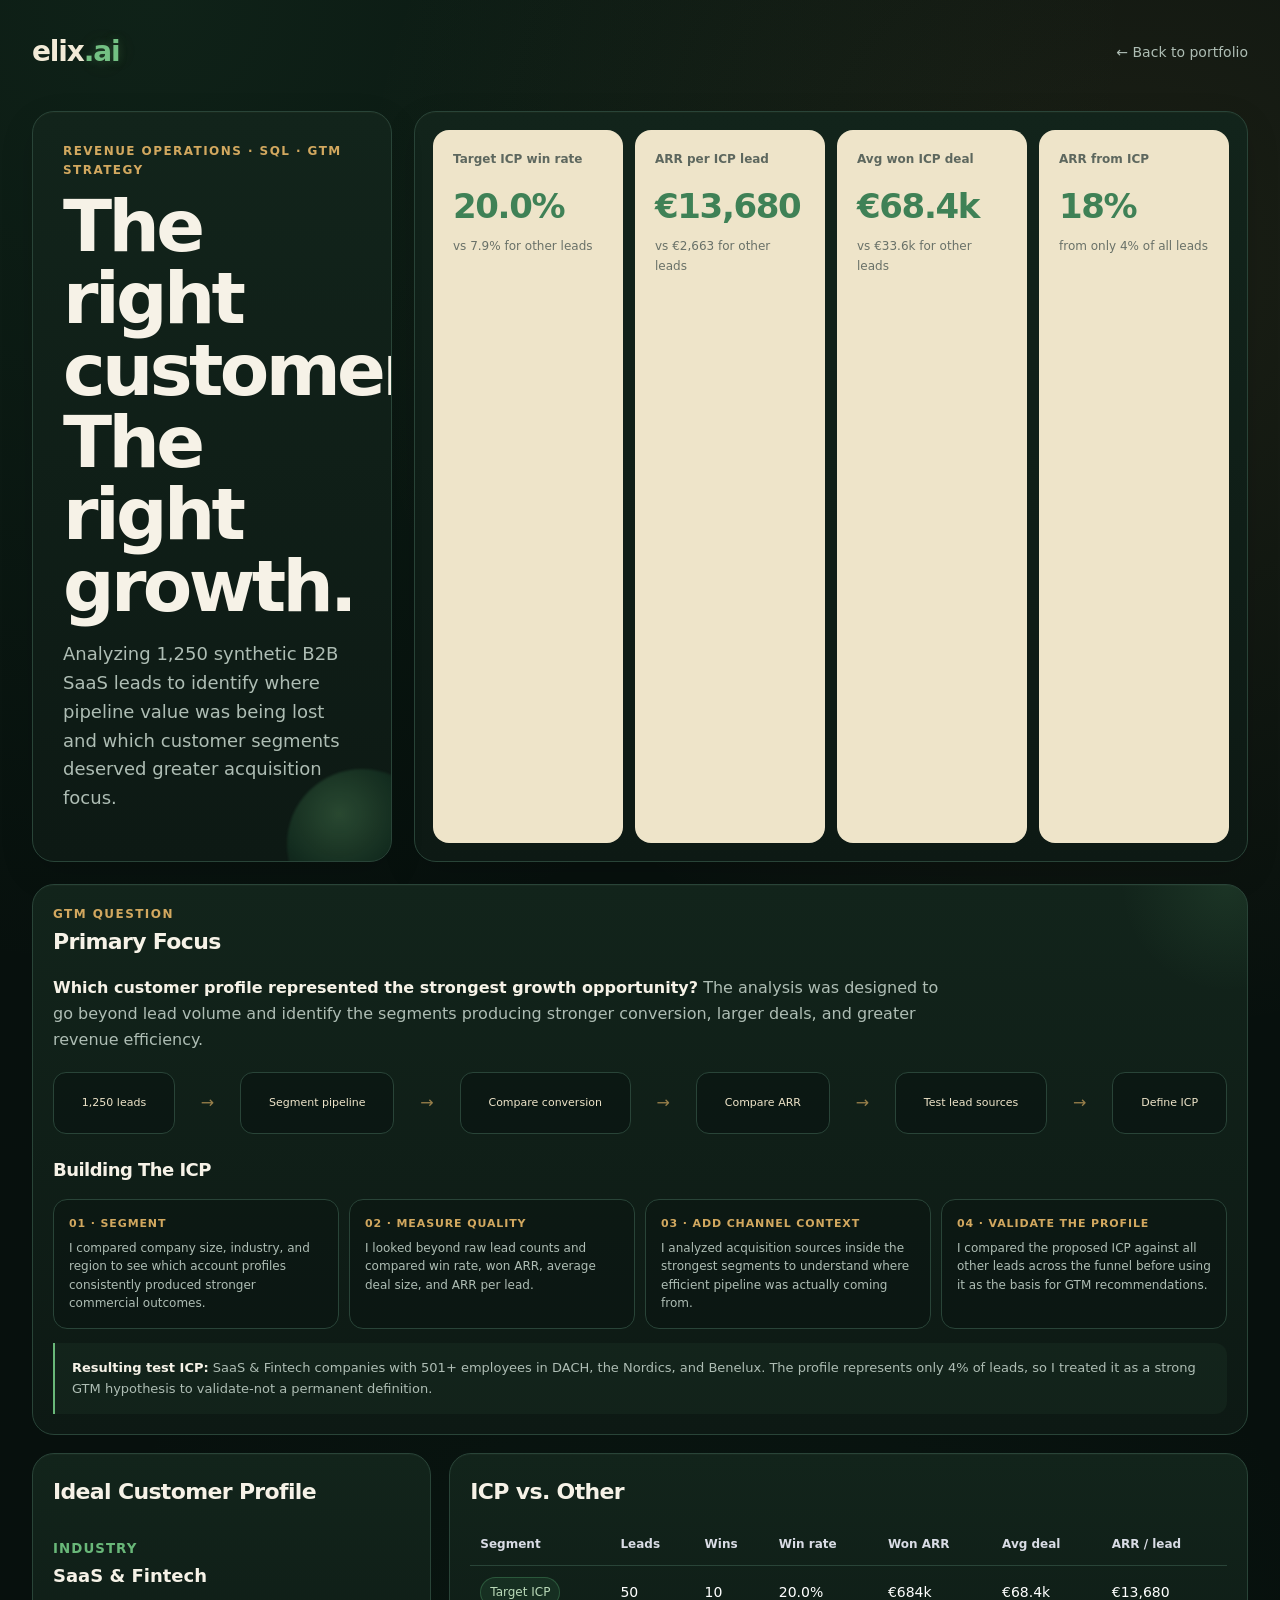
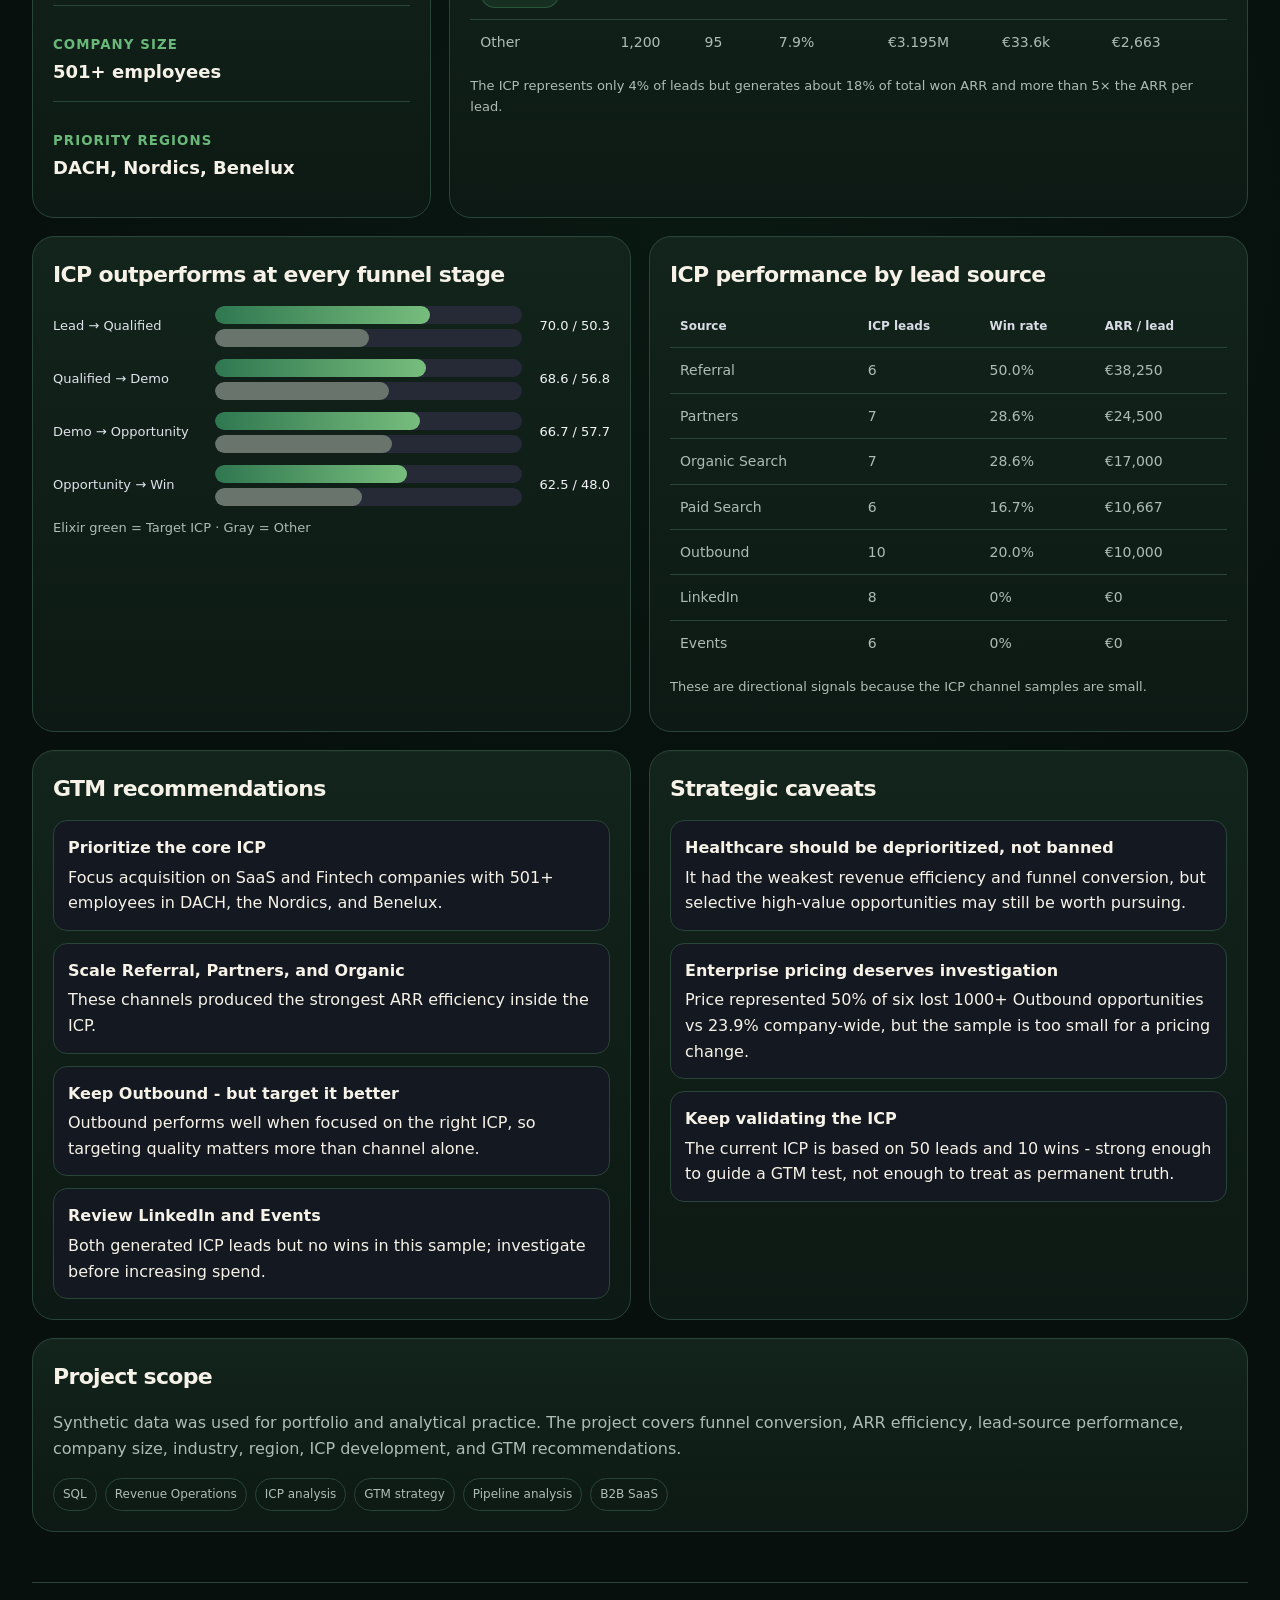
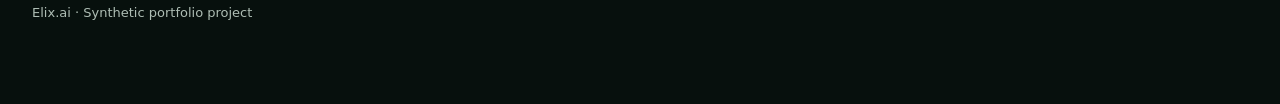
<file: projects/elixai/index.html>
<!doctype html>
<html lang="en">
<head>
<meta charset="utf-8">
<meta name="viewport" content="width=device-width,initial-scale=1">
<title>Elix.ai - GTM & ICP Analysis</title>
<style>
:root{
  --bg:#07100d;--panel:#0d1914;--panel2:#12241b;--text:#f6f2e7;
  --muted:#aebdb4;--line:#294438;--accent:#69b879;--accent2:#d2a85f;--cream:#eee4c9;
}
*{box-sizing:border-box}
body{margin:0;background:radial-gradient(circle at 12% 0%,rgba(69,154,98,.13),transparent 28%),radial-gradient(circle at 88% 8%,rgba(210,168,95,.10),transparent 24%),radial-gradient(circle at 55% 55%,rgba(39,116,75,.08),transparent 35%),var(--bg);color:var(--text);font-family:Inter,system-ui,-apple-system,BlinkMacSystemFont,"Segoe UI",sans-serif;line-height:1.6}
a{color:inherit}.wrap{max-width:1180px;margin:auto;padding:30px 24px 80px}
nav{display:flex;justify-content:space-between;align-items:center;gap:16px;margin-bottom:36px}
.brand{font-size:28px;font-weight:800;letter-spacing:-.04em}.brand span{color:var(--accent)}
.back{text-decoration:none;color:var(--muted);font-size:14px}
.hero{display:grid;grid-template-columns:1.1fr 1.9fr;gap:22px;align-items:stretch;margin-bottom:22px}
.hero-copy,.hero-kpis,.card{border:1px solid var(--line);border-radius:22px;background:linear-gradient(180deg,var(--panel2),var(--panel))}
.hero-copy{padding:30px}.eyebrow{color:var(--accent);font-size:12px;font-weight:800;letter-spacing:.12em;text-transform:uppercase}
h1{font-size:clamp(44px,6vw,72px);line-height:1;letter-spacing:-.05em;margin:10px 0 16px}
.hero-copy p{color:var(--muted);font-size:18px}
.hero-kpis{padding:18px;display:grid;grid-template-columns:repeat(4,1fr);gap:12px}
.kpi{background:var(--cream);color:#172019;border-radius:16px;padding:20px}
.kpi .label{font-size:12px;font-weight:700;color:#5d675e}.kpi .value{font-size:34px;font-weight:800;letter-spacing:-.04em;margin-top:10px;color:#3f8156}.kpi .sub{font-size:12px;color:#697168;margin-top:4px}
.grid{display:grid;grid-template-columns:1fr 2fr;gap:18px}.two{display:grid;grid-template-columns:1fr 1fr;gap:18px;margin-top:18px}
.focus-card{margin:0 0 18px;position:relative;overflow:hidden}
.focus-card:after{content:"";position:absolute;width:220px;height:220px;right:-90px;top:-110px;border-radius:50%;background:radial-gradient(circle,rgba(105,184,121,.11),transparent 68%);pointer-events:none}
.focus-lead{max-width:900px;color:var(--muted);font-size:16px;margin-bottom:20px}
.icp-flow{display:grid;grid-template-columns:repeat(11,auto);gap:7px;align-items:center;margin:20px 0 22px}
.icp-flow .flow-step{border:1px solid var(--line);border-radius:13px;padding:11px 9px;text-align:center;font-size:11px;color:var(--cream);background:rgba(7,16,13,.48);min-height:62px;display:flex;align-items:center;justify-content:center}
.icp-flow .flow-arrow{color:var(--accent2);opacity:.7;text-align:center}
.build-grid{display:grid;grid-template-columns:repeat(4,1fr);gap:10px}
.build-step{border:1px solid var(--line);border-radius:14px;padding:15px;background:rgba(7,16,13,.34)}
.build-step b{display:block;color:var(--accent2);font-size:11px;letter-spacing:.08em;text-transform:uppercase;margin-bottom:6px}
.build-step p{margin:0;color:var(--muted);font-size:12px;line-height:1.55}
.icp-result{margin-top:14px;padding:15px 17px;border-left:2px solid var(--accent);background:rgba(105,184,121,.055);border-radius:0 12px 12px 0;color:var(--muted);font-size:13px}
.icp-result strong{color:var(--text)}
@media(max-width:900px){.icp-flow{grid-template-columns:1fr}.icp-flow .flow-arrow{transform:rotate(90deg)}.build-grid{grid-template-columns:1fr 1fr}}
@media(max-width:560px){.build-grid{grid-template-columns:1fr}}
.card{padding:20px}.card h2{font-size:22px;letter-spacing:-.03em;margin:0 0 14px}
.meta-list{display:grid;gap:14px}.meta{padding:14px 0;border-bottom:1px solid var(--line)}.meta:last-child{border-bottom:0}
.meta small{display:block;color:var(--accent);font-weight:800;text-transform:uppercase;letter-spacing:.08em}.meta strong{display:block;margin-top:3px;font-size:18px}
table{width:100%;border-collapse:collapse;font-size:14px}th,td{padding:11px 10px;border-bottom:1px solid var(--line);text-align:left}th{font-size:12px;color:#d9dce5}td{color:var(--muted)}
tr:last-child td{border-bottom:0}.highlight td{color:#fff}.pill{display:inline-block;padding:5px 9px;border-radius:999px;background:rgba(74,155,99,.13);border:1px solid rgba(91,180,116,.30);color:#b9d9b8;font-size:12px}
.funnel{display:grid;gap:12px}.stage{display:grid;grid-template-columns:150px 1fr 76px;gap:12px;align-items:center}
.stage-label{color:#dfe3eb;font-size:13px}.bar-wrap{height:18px;background:#252a36;border-radius:999px;overflow:hidden}.bar{height:100%;border-radius:999px}.bar.icp{background:linear-gradient(90deg,#2f7750,#77bd7d)}.bar.other{background:#68746c}.stage-val{font-size:13px;color:#f2f4f8;text-align:right}
.note{margin-top:12px;color:var(--muted);font-size:13px}.actions{display:grid;gap:12px}.action{padding:14px;border:1px solid var(--line);border-radius:14px;background:#141820}.action strong{display:block;margin-bottom:4px}
.tags{display:flex;gap:8px;flex-wrap:wrap}.tag{font-size:12px;border:1px solid var(--line);border-radius:999px;padding:6px 9px;color:var(--muted)}
footer{margin-top:50px;padding-top:20px;border-top:1px solid var(--line);color:var(--muted);font-size:13px}
.hero-copy{position:relative;overflow:hidden}
.hero-copy:after{content:"";position:absolute;width:150px;height:150px;right:-46px;bottom:-58px;border-radius:50%;background:radial-gradient(circle at 35% 30%,rgba(123,207,132,.26),rgba(45,126,78,.18) 42%,rgba(24,78,52,.05) 68%,transparent 70%);filter:blur(1px);pointer-events:none}
.brand span{text-shadow:0 0 10px rgba(105,184,121,.24),0 0 26px rgba(210,168,95,.12)}
.brand{color:#f2ead7}.brand span{color:#73c083}
.hero-copy,.hero-kpis,.card{box-shadow:inset 0 1px 0 rgba(210,168,95,.035),0 12px 34px rgba(0,0,0,.12)}
.eyebrow{color:#d2a85f}
.card{box-shadow:inset 0 1px 0 rgba(226,239,190,.025)}
@media(max-width:900px){.hero,.grid,.two{grid-template-columns:1fr}.hero-kpis{grid-template-columns:repeat(2,1fr)}}
@media(max-width:560px){.hero-kpis{grid-template-columns:1fr}.stage{grid-template-columns:1fr}.stage-val{text-align:left}}

/* Wide analytics canvas */
@media (min-width: 1200px){
  .wrap{max-width:1600px;padding-left:32px;padding-right:32px}
  .hero{grid-template-columns:minmax(360px,.9fr) minmax(0,2.4fr)}
}
@media (min-width: 1500px){
  .wrap{max-width:1720px}
  .hero-kpis{gap:16px}
  .grid{grid-template-columns:minmax(340px,.8fr) minmax(0,2.2fr);gap:22px}
  .two{gap:22px}
  .focus-lead{max-width:1050px}
}
</style>
  <link rel="icon" href="data:image/svg+xml,%3Csvg xmlns='http://www.w3.org/2000/svg' viewBox='0 0 64 64'%3E%3Crect width='64' height='64' rx='16' fill='%23080b1c'/%3E%3Cpath d='M25 10h14M28 10v16L17 46c-3 6 1 9 7 9h16c6 0 10-3 7-9L36 26V10' fill='none' stroke='%23f3b2ff' stroke-width='4' stroke-linecap='round'/%3E%3Cpath d='M21 43c8-5 15 5 24-1' stroke='%236ee7ff' stroke-width='4'/%3E%3C/svg%3E">
</head>
<body>
<div class="wrap">
<nav><div class="brand">elix<span>.ai</span></div><a class="back" href="../../index.html">← Back to portfolio</a></nav>

<section class="hero">
  <div class="hero-copy">
    <div class="eyebrow">Revenue Operations · SQL · GTM Strategy</div>
    <h1>The right customers. The right growth.</h1>
    <p>Analyzing 1,250 synthetic B2B SaaS leads to identify where pipeline value was being lost and which customer segments deserved greater acquisition focus.</p>
  </div>
  <div class="hero-kpis">
    <div class="kpi"><div class="label">Target ICP win rate</div><div class="value">20.0%</div><div class="sub">vs 7.9% for other leads</div></div>
    <div class="kpi"><div class="label">ARR per ICP lead</div><div class="value">€13,680</div><div class="sub">vs €2,663 for other leads</div></div>
    <div class="kpi"><div class="label">Avg won ICP deal</div><div class="value">€68.4k</div><div class="sub">vs €33.6k for other leads</div></div>
    <div class="kpi"><div class="label">ARR from ICP</div><div class="value">18%</div><div class="sub">from only 4% of all leads</div></div>
  </div>
</section>

<section class="card focus-card">
  <div class="eyebrow">GTM Question</div>
  <h2>Primary Focus</h2>
  <p class="focus-lead"><strong style="color:var(--text)">Which customer profile represented the strongest growth opportunity?</strong> The analysis was designed to go beyond lead volume and identify the segments producing stronger conversion, larger deals, and greater revenue efficiency.</p>

  <div class="icp-flow" aria-label="ICP development process">
    <div class="flow-step">1,250 leads</div><div class="flow-arrow">→</div>
    <div class="flow-step">Segment pipeline</div><div class="flow-arrow">→</div>
    <div class="flow-step">Compare conversion</div><div class="flow-arrow">→</div>
    <div class="flow-step">Compare ARR</div><div class="flow-arrow">→</div>
    <div class="flow-step">Test lead sources</div><div class="flow-arrow">→</div>
    <div class="flow-step">Define ICP</div>
  </div>

  <h2 style="font-size:18px;margin-top:4px">Building The ICP</h2>
  <div class="build-grid">
    <div class="build-step"><b>01 · Segment</b><p>I compared company size, industry, and region to see which account profiles consistently produced stronger commercial outcomes.</p></div>
    <div class="build-step"><b>02 · Measure Quality</b><p>I looked beyond raw lead counts and compared win rate, won ARR, average deal size, and ARR per lead.</p></div>
    <div class="build-step"><b>03 · Add Channel Context</b><p>I analyzed acquisition sources inside the strongest segments to understand where efficient pipeline was actually coming from.</p></div>
    <div class="build-step"><b>04 · Validate The Profile</b><p>I compared the proposed ICP against all other leads across the funnel before using it as the basis for GTM recommendations.</p></div>
  </div>
  <div class="icp-result"><strong>Resulting test ICP:</strong> SaaS &amp; Fintech companies with 501+ employees in DACH, the Nordics, and Benelux. The profile represents only 4% of leads, so I treated it as a strong GTM hypothesis to validate-not a permanent definition.</div>
</section>

<div class="grid">
  <section class="card">
    <h2>Ideal Customer Profile</h2>
    <div class="meta-list">
      <div class="meta"><small>Industry</small><strong>SaaS & Fintech</strong></div>
      <div class="meta"><small>Company size</small><strong>501+ employees</strong></div>
      <div class="meta"><small>Priority regions</small><strong>DACH, Nordics, Benelux</strong></div>
    </div>
  </section>
  <section class="card">
    <h2>ICP vs. Other</h2>
    <table>
      <thead><tr><th>Segment</th><th>Leads</th><th>Wins</th><th>Win rate</th><th>Won ARR</th><th>Avg deal</th><th>ARR / lead</th></tr></thead>
      <tbody>
        <tr class="highlight"><td><span class="pill">Target ICP</span></td><td>50</td><td>10</td><td>20.0%</td><td>€684k</td><td>€68.4k</td><td>€13,680</td></tr>
        <tr><td>Other</td><td>1,200</td><td>95</td><td>7.9%</td><td>€3.195M</td><td>€33.6k</td><td>€2,663</td></tr>
      </tbody>
    </table>
    <p class="note">The ICP represents only 4% of leads but generates about 18% of total won ARR and more than 5× the ARR per lead.</p>
  </section>
</div>

<div class="two">
  <section class="card">
    <h2>ICP outperforms at every funnel stage</h2>
    <div class="funnel">
      <div class="stage"><div class="stage-label">Lead → Qualified</div><div><div class="bar-wrap"><div class="bar icp" style="width:70%"></div></div><div class="bar-wrap" style="margin-top:5px"><div class="bar other" style="width:50.3%"></div></div></div><div class="stage-val">70.0 / 50.3</div></div>
      <div class="stage"><div class="stage-label">Qualified → Demo</div><div><div class="bar-wrap"><div class="bar icp" style="width:68.6%"></div></div><div class="bar-wrap" style="margin-top:5px"><div class="bar other" style="width:56.8%"></div></div></div><div class="stage-val">68.6 / 56.8</div></div>
      <div class="stage"><div class="stage-label">Demo → Opportunity</div><div><div class="bar-wrap"><div class="bar icp" style="width:66.7%"></div></div><div class="bar-wrap" style="margin-top:5px"><div class="bar other" style="width:57.7%"></div></div></div><div class="stage-val">66.7 / 57.7</div></div>
      <div class="stage"><div class="stage-label">Opportunity → Win</div><div><div class="bar-wrap"><div class="bar icp" style="width:62.5%"></div></div><div class="bar-wrap" style="margin-top:5px"><div class="bar other" style="width:48%"></div></div></div><div class="stage-val">62.5 / 48.0</div></div>
    </div>
    <p class="note">Elixir green = Target ICP · Gray = Other</p>
  </section>
  <section class="card">
    <h2>ICP performance by lead source</h2>
    <table>
      <thead><tr><th>Source</th><th>ICP leads</th><th>Win rate</th><th>ARR / lead</th></tr></thead>
      <tbody>
        <tr><td>Referral</td><td>6</td><td>50.0%</td><td>€38,250</td></tr>
        <tr><td>Partners</td><td>7</td><td>28.6%</td><td>€24,500</td></tr>
        <tr><td>Organic Search</td><td>7</td><td>28.6%</td><td>€17,000</td></tr>
        <tr><td>Paid Search</td><td>6</td><td>16.7%</td><td>€10,667</td></tr>
        <tr><td>Outbound</td><td>10</td><td>20.0%</td><td>€10,000</td></tr>
        <tr><td>LinkedIn</td><td>8</td><td>0%</td><td>€0</td></tr>
        <tr><td>Events</td><td>6</td><td>0%</td><td>€0</td></tr>
      </tbody>
    </table>
    <p class="note">These are directional signals because the ICP channel samples are small.</p>
  </section>
</div>

<div class="two">
  <section class="card">
    <h2>GTM recommendations</h2>
    <div class="actions">
      <div class="action"><strong>Prioritize the core ICP</strong>Focus acquisition on SaaS and Fintech companies with 501+ employees in DACH, the Nordics, and Benelux.</div>
      <div class="action"><strong>Scale Referral, Partners, and Organic</strong>These channels produced the strongest ARR efficiency inside the ICP.</div>
      <div class="action"><strong>Keep Outbound - but target it better</strong>Outbound performs well when focused on the right ICP, so targeting quality matters more than channel alone.</div>
      <div class="action"><strong>Review LinkedIn and Events</strong>Both generated ICP leads but no wins in this sample; investigate before increasing spend.</div>
    </div>
  </section>
  <section class="card">
    <h2>Strategic caveats</h2>
    <div class="actions">
      <div class="action"><strong>Healthcare should be deprioritized, not banned</strong>It had the weakest revenue efficiency and funnel conversion, but selective high-value opportunities may still be worth pursuing.</div>
      <div class="action"><strong>Enterprise pricing deserves investigation</strong>Price represented 50% of six lost 1000+ Outbound opportunities vs 23.9% company-wide, but the sample is too small for a pricing change.</div>
      <div class="action"><strong>Keep validating the ICP</strong>The current ICP is based on 50 leads and 10 wins - strong enough to guide a GTM test, not enough to treat as permanent truth.</div>
    </div>
  </section>
</div>

<section class="card" style="margin-top:18px">
  <h2>Project scope</h2>
  <p style="color:var(--muted)">Synthetic data was used for portfolio and analytical practice. The project covers funnel conversion, ARR efficiency, lead-source performance, company size, industry, region, ICP development, and GTM recommendations.</p>
  <div class="tags"><span class="tag">SQL</span><span class="tag">Revenue Operations</span><span class="tag">ICP analysis</span><span class="tag">GTM strategy</span><span class="tag">Pipeline analysis</span><span class="tag">B2B SaaS</span></div>
</section>

<footer>Elix.ai · Synthetic portfolio project</footer>
</div>
</body>
</html>
</file>
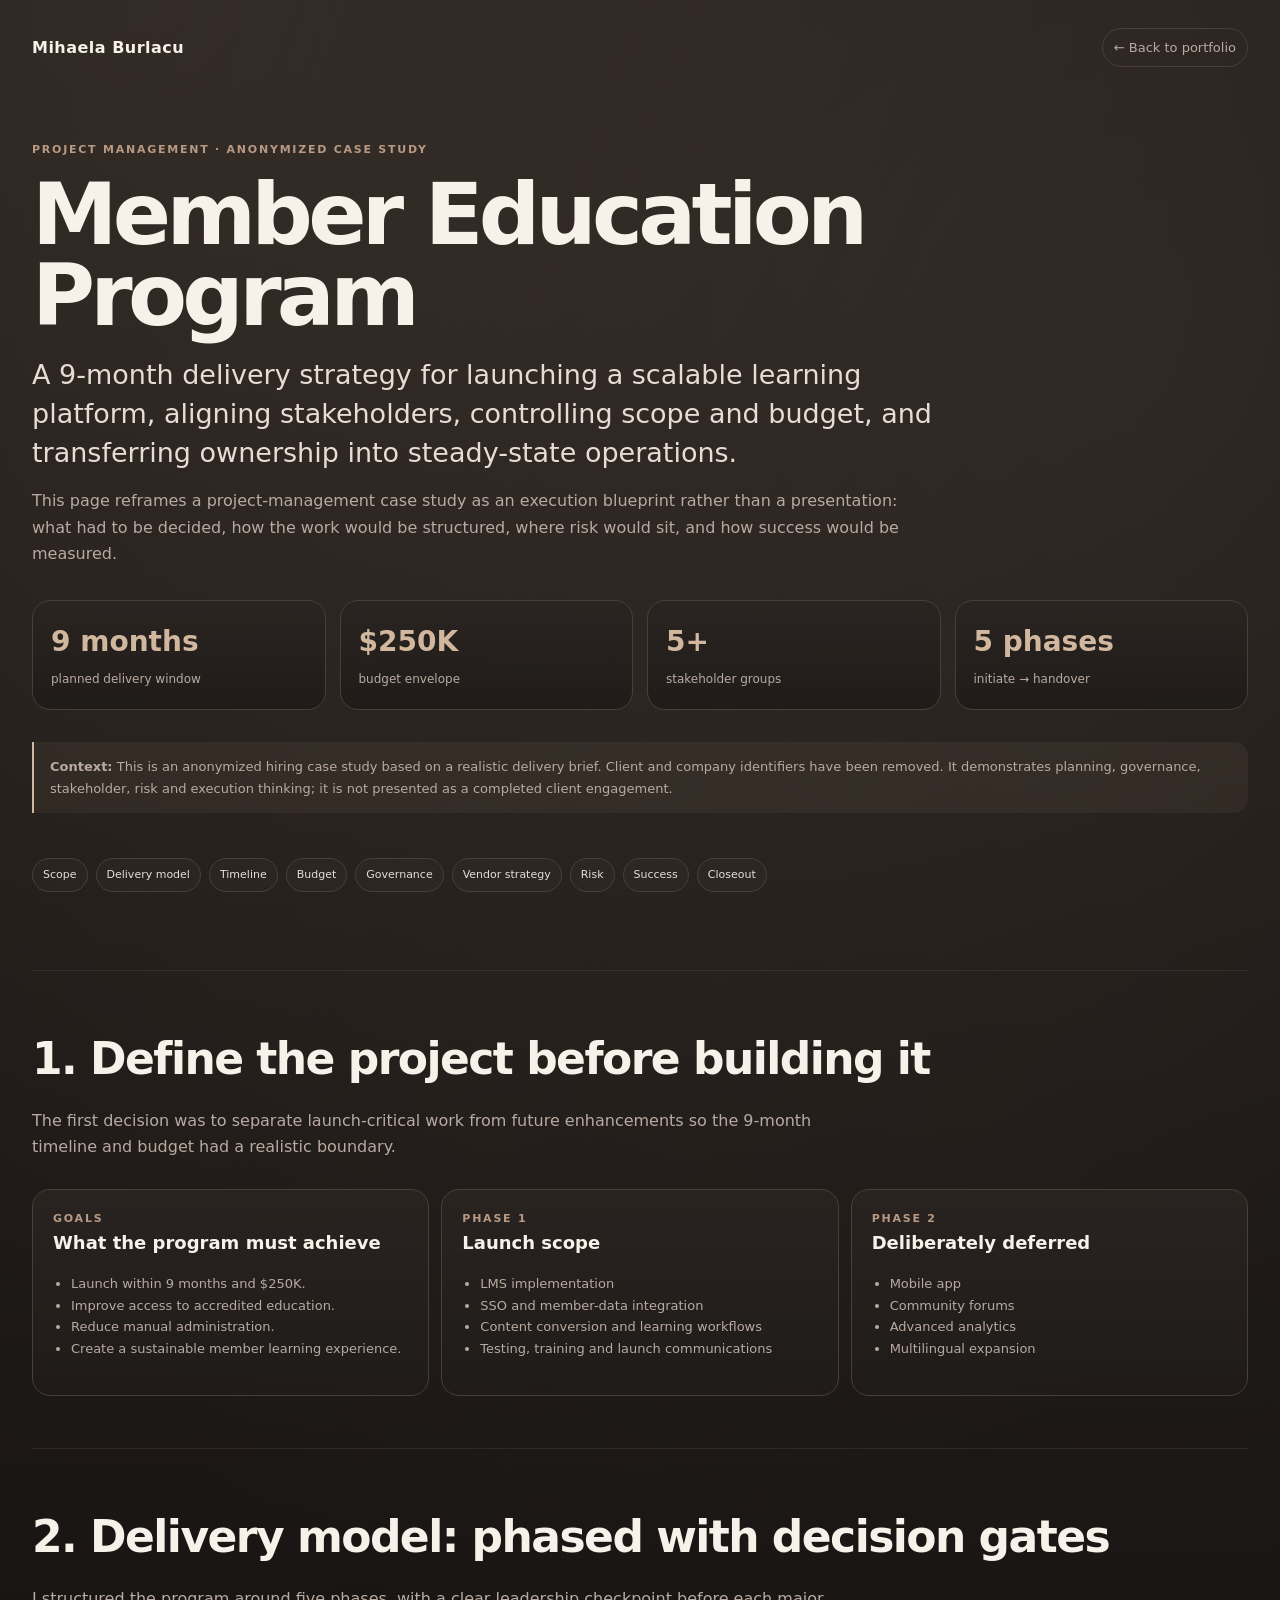
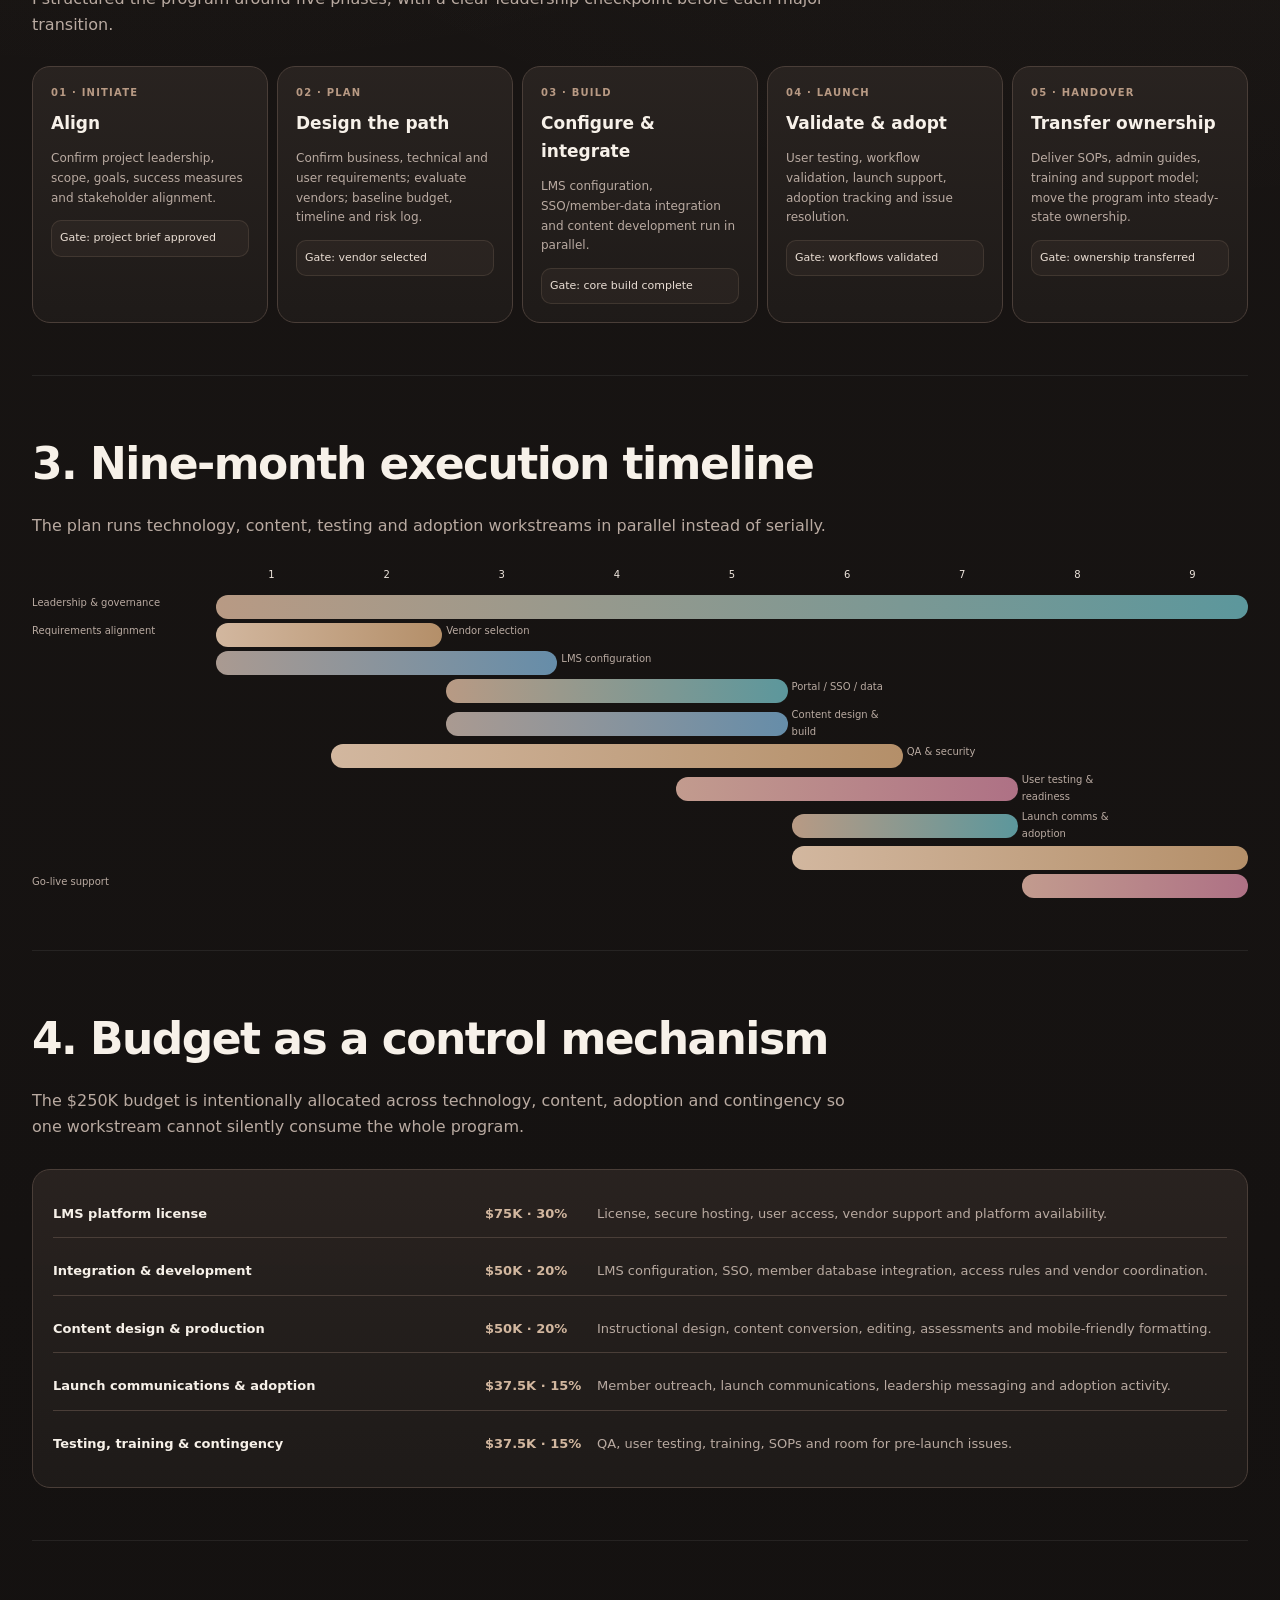
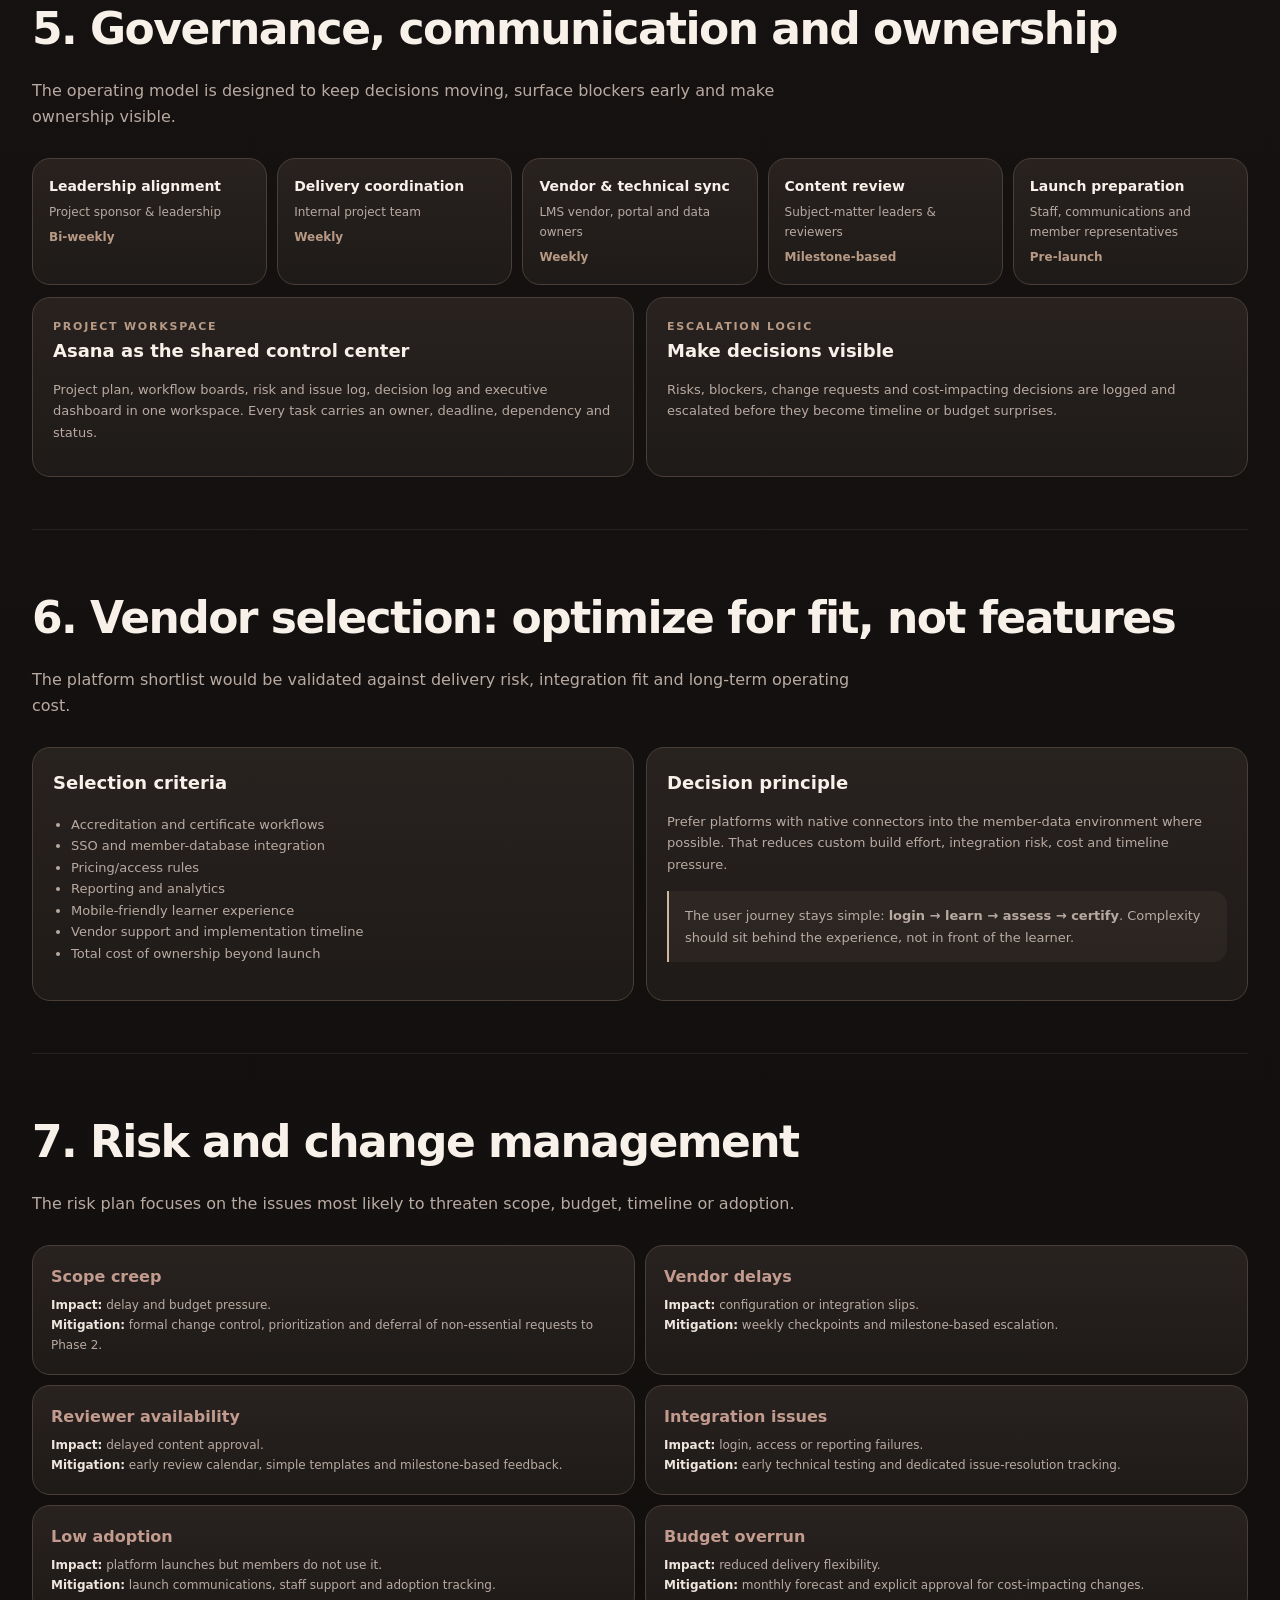
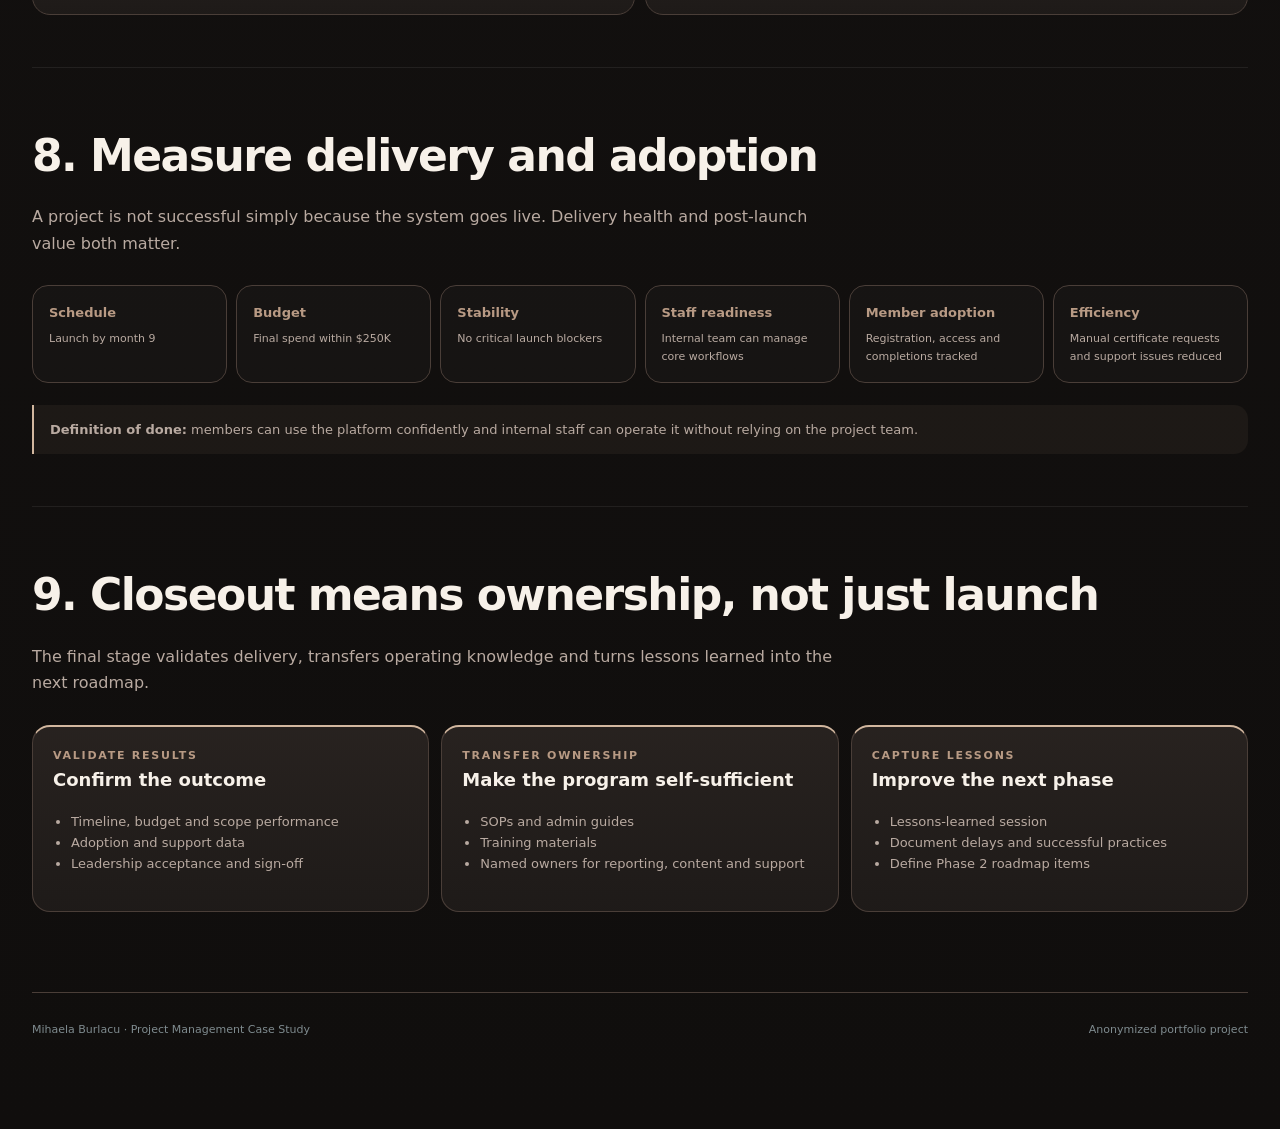
<file: projects/member-education/index.html>
<!doctype html>
<html lang="en">
<head>
<meta charset="utf-8">
<meta name="viewport" content="width=device-width,initial-scale=1">
<meta name="description" content="An anonymized project management case study by Mihaela Burlacu: a 9-month member education platform delivery plan.">
<title>Member Education Program - Project Management Case Study</title>
<link rel="icon" href="data:image/svg+xml,<svg xmlns=%22http://www.w3.org/2000/svg%22 viewBox=%220 0 100 100%22><text y=%22.9em%22 font-size=%2290%22>🗂️</text></svg>">
<style>
:root{--bg:#151211;--panel:#211c1a;--panel2:#2a2421;--text:#f7f1e9;--muted:#b9aaa1;--line:#4a3e38;--teal:#b89a84;--sand:#d2b79f;--blue:#aa9a91;--rose:#c29b8e}
*{box-sizing:border-box}html{scroll-behavior:smooth}body{margin:0;background:
radial-gradient(circle at 12% 0%,rgba(184,154,132,.13),transparent 28%),
radial-gradient(circle at 88% 6%,rgba(210,183,159,.08),transparent 26%),
linear-gradient(180deg,#1b1715 0%,var(--bg) 48%,#100e0d 100%);
color:var(--text);font-family:Inter,ui-sans-serif,system-ui,-apple-system,BlinkMacSystemFont,"Segoe UI",sans-serif;line-height:1.65}
a{color:inherit}.shell{max-width:1160px;margin:auto;padding:28px 24px 90px}
nav{display:flex;justify-content:space-between;align-items:center;padding-bottom:40px}.brand{font-weight:850;letter-spacing:.03em}.back{text-decoration:none;color:var(--muted);font-size:13px;border:1px solid var(--line);padding:8px 11px;border-radius:999px}
.hero{padding:34px 0 28px}.eyebrow,.kicker{font-size:11px;text-transform:uppercase;letter-spacing:.16em;color:var(--teal);font-weight:850}
h1{font-size:clamp(50px,7vw,86px);line-height:.95;letter-spacing:-.055em;margin:14px 0 18px}.sub{font-size:clamp(19px,2.3vw,27px);line-height:1.45;color:#e7ddd5;max-width:900px}.lede{max-width:830px;color:var(--muted);font-size:16px}
.stats{display:grid;grid-template-columns:repeat(4,1fr);gap:10px;margin:32px 0}.stat,.card,.phase,.risk,.stake{border:1px solid var(--line);background:linear-gradient(180deg,rgba(42,36,33,.92),rgba(31,27,25,.94));border-radius:18px}.stat{padding:18px}.stat b{display:block;font-size:28px;color:var(--sand)}.stat span{font-size:12px;color:var(--muted)}
.note{border-left:2px solid var(--sand);padding:14px 16px;background:rgba(216,184,147,.06);border-radius:0 14px 14px 0;color:var(--muted);font-size:13px;margin:22px 0 45px}
.toc{display:flex;flex-wrap:wrap;gap:8px;margin-bottom:50px}.toc a{text-decoration:none;color:#e7ddd5;font-size:11px;border:1px solid var(--line);padding:7px 10px;border-radius:999px;background:rgba(255,255,255,.02)}
section{padding:52px 0;border-top:1px solid rgba(255,255,255,.07)}h2{font-size:clamp(30px,4vw,44px);letter-spacing:-.035em;margin:0 0 12px}.section-lede{color:var(--muted);max-width:820px;margin:0 0 28px}.grid2{display:grid;grid-template-columns:1fr 1fr;gap:12px}.grid3{display:grid;grid-template-columns:repeat(3,1fr);gap:12px}.grid4{display:grid;grid-template-columns:repeat(4,1fr);gap:10px}.card{padding:20px}.card h3{font-size:18px;margin:0 0 8px}.card p,.card li{font-size:13px;color:var(--muted)}ul{padding-left:18px}.phase-grid{display:grid;grid-template-columns:repeat(5,1fr);gap:9px}.phase{padding:18px;min-height:220px}.phase .n{font-size:10px;color:var(--teal);text-transform:uppercase;letter-spacing:.12em;font-weight:800}.phase h3{margin:7px 0 10px;font-size:17px}.phase p{font-size:12px;color:var(--muted)}.gate{margin-top:10px;padding:8px;border-radius:10px;background:rgba(184,154,132,.06);border:1px solid rgba(184,154,132,.16);font-size:11px;color:#eaded4}
.timeline{display:grid;grid-template-columns:180px repeat(9,1fr);gap:4px;align-items:center;font-size:10px}.timeline>div{min-height:24px}.t-label{color:var(--muted);padding-right:8px}.t-head{text-align:center;color:#eee5dd}.bar{height:16px;border-radius:999px;background:linear-gradient(90deg,var(--teal),#5c979c)}.bar.sand{background:linear-gradient(90deg,var(--sand),#b48f69)}.bar.blue{background:linear-gradient(90deg,var(--blue),#668da9)}.bar.rose{background:linear-gradient(90deg,var(--rose),#ae7185)}.empty{background:transparent}
.budget{display:grid;gap:9px}.budget-row{display:grid;grid-template-columns:1.2fr 100px 1.8fr;gap:12px;padding:13px 0;border-bottom:1px solid var(--line);font-size:13px}.budget-row:last-child{border-bottom:0}.budget-row b{color:var(--sand)}.budget-row span{color:var(--muted)}
.stake-grid{display:grid;grid-template-columns:repeat(5,1fr);gap:10px}.stake{padding:16px}.stake b{display:block;font-size:14px}.stake span{display:block;color:var(--muted);font-size:12px;margin-top:5px}.cadence{color:var(--teal)!important;font-weight:700}
.risks{display:grid;grid-template-columns:repeat(2,1fr);gap:10px}.risk{padding:18px}.risk b{display:block;color:var(--rose);margin-bottom:6px}.risk p{font-size:12px;color:var(--muted);margin:0}.risk strong{color:#eee5dd}
.metrics{display:grid;grid-template-columns:repeat(6,1fr);gap:9px}.metric{border:1px solid var(--line);border-radius:16px;padding:16px;background:rgba(255,255,255,.02)}.metric b{display:block;color:var(--teal);font-size:13px}.metric span{display:block;color:var(--muted);font-size:11px;margin-top:6px}
.closeout{display:grid;grid-template-columns:repeat(3,1fr);gap:12px}.closeout .card{border-top:2px solid var(--sand)}
.footer{padding-top:28px;margin-top:28px;border-top:1px solid var(--line);display:flex;justify-content:space-between;gap:20px;color:#7f8b8f;font-size:11px}
@media(max-width:900px){.stats,.grid4{grid-template-columns:repeat(2,1fr)}.grid3,.phase-grid,.stake-grid,.metrics,.closeout{grid-template-columns:1fr 1fr}.timeline{grid-template-columns:130px repeat(9,1fr);overflow-x:auto}.budget-row{grid-template-columns:1fr}.risks{grid-template-columns:1fr}}
@media(max-width:620px){.grid2,.grid3,.grid4,.phase-grid,.stake-grid,.metrics,.closeout,.stats{grid-template-columns:1fr}.shell{padding-left:18px;padding-right:18px}}

/* Wide project-management canvas; narrative remains constrained */
@media (min-width: 1200px){
  .shell{max-width:1500px;padding-left:32px;padding-right:32px}
  .hero .sub,.hero .lede{max-width:900px}
  .stats{gap:14px}
}
@media (min-width: 1550px){
  .shell{max-width:1660px}
  .phase-grid{gap:13px}
  .phase{min-height:210px}
  .grid2{gap:16px}
  .grid3{gap:16px}
  .grid4{gap:14px}
  .timeline{grid-template-columns:210px repeat(9,minmax(0,1fr));gap:6px}
}
</style>
</head>
<body><div class="shell">
<nav><div class="brand">Mihaela Burlacu</div><a class="back" href="../../index.html">← Back to portfolio</a></nav>
<header class="hero">
<div class="eyebrow">Project Management · Anonymized Case Study</div>
<h1>Member Education Program</h1>
<div class="sub">A 9-month delivery strategy for launching a scalable learning platform, aligning stakeholders, controlling scope and budget, and transferring ownership into steady-state operations.</div>
<p class="lede">This page reframes a project-management case study as an execution blueprint rather than a presentation: what had to be decided, how the work would be structured, where risk would sit, and how success would be measured.</p>
<div class="stats">
<div class="stat"><b>9 months</b><span>planned delivery window</span></div>
<div class="stat"><b>$250K</b><span>budget envelope</span></div>
<div class="stat"><b>5+</b><span>stakeholder groups</span></div>
<div class="stat"><b>5 phases</b><span>initiate → handover</span></div>
</div>
<div class="note"><strong>Context:</strong> This is an anonymized hiring case study based on a realistic delivery brief. Client and company identifiers have been removed. It demonstrates planning, governance, stakeholder, risk and execution thinking; it is not presented as a completed client engagement.</div>
<div class="toc"><a href="#scope">Scope</a><a href="#delivery">Delivery model</a><a href="#timeline">Timeline</a><a href="#budget">Budget</a><a href="#governance">Governance</a><a href="#vendor">Vendor strategy</a><a href="#risk">Risk</a><a href="#success">Success</a><a href="#closeout">Closeout</a></div>
</header>

<section id="scope"><h2>1. Define the project before building it</h2><p class="section-lede">The first decision was to separate launch-critical work from future enhancements so the 9-month timeline and budget had a realistic boundary.</p>
<div class="grid3">
<div class="card"><div class="kicker">Goals</div><h3>What the program must achieve</h3><ul><li>Launch within 9 months and $250K.</li><li>Improve access to accredited education.</li><li>Reduce manual administration.</li><li>Create a sustainable member learning experience.</li></ul></div>
<div class="card"><div class="kicker">Phase 1</div><h3>Launch scope</h3><ul><li>LMS implementation</li><li>SSO and member-data integration</li><li>Content conversion and learning workflows</li><li>Testing, training and launch communications</li></ul></div>
<div class="card"><div class="kicker">Phase 2</div><h3>Deliberately deferred</h3><ul><li>Mobile app</li><li>Community forums</li><li>Advanced analytics</li><li>Multilingual expansion</li></ul></div>
</div></section>

<section id="delivery"><h2>2. Delivery model: phased with decision gates</h2><p class="section-lede">I structured the program around five phases, with a clear leadership checkpoint before each major transition.</p>
<div class="phase-grid">
<div class="phase"><div class="n">01 · Initiate</div><h3>Align</h3><p>Confirm project leadership, scope, goals, success measures and stakeholder alignment.</p><div class="gate">Gate: project brief approved</div></div>
<div class="phase"><div class="n">02 · Plan</div><h3>Design the path</h3><p>Confirm business, technical and user requirements; evaluate vendors; baseline budget, timeline and risk log.</p><div class="gate">Gate: vendor selected</div></div>
<div class="phase"><div class="n">03 · Build</div><h3>Configure & integrate</h3><p>LMS configuration, SSO/member-data integration and content development run in parallel.</p><div class="gate">Gate: core build complete</div></div>
<div class="phase"><div class="n">04 · Launch</div><h3>Validate & adopt</h3><p>User testing, workflow validation, launch support, adoption tracking and issue resolution.</p><div class="gate">Gate: workflows validated</div></div>
<div class="phase"><div class="n">05 · Handover</div><h3>Transfer ownership</h3><p>Deliver SOPs, admin guides, training and support model; move the program into steady-state ownership.</p><div class="gate">Gate: ownership transferred</div></div>
</div></section>

<section id="timeline"><h2>3. Nine-month execution timeline</h2><p class="section-lede">The plan runs technology, content, testing and adoption workstreams in parallel instead of serially.</p>
<div class="timeline">
<div class="t-label"></div><div class="t-head">1</div><div class="t-head">2</div><div class="t-head">3</div><div class="t-head">4</div><div class="t-head">5</div><div class="t-head">6</div><div class="t-head">7</div><div class="t-head">8</div><div class="t-head">9</div>
<div class="t-label">Leadership & governance</div><div class="bar" style="grid-column:2/11"></div>
<div class="t-label">Requirements alignment</div><div class="bar sand" style="grid-column:2/4"></div>
<div class="t-label">Vendor selection</div><div class="bar blue" style="grid-column:2/5"></div>
<div class="t-label">LMS configuration</div><div class="bar" style="grid-column:4/7"></div>
<div class="t-label">Portal / SSO / data</div><div class="bar blue" style="grid-column:4/7"></div>
<div class="t-label">Content design & build</div><div class="bar sand" style="grid-column:3/8"></div>
<div class="t-label">QA & security</div><div class="bar rose" style="grid-column:6/9"></div>
<div class="t-label">User testing & readiness</div><div class="bar" style="grid-column:7/9"></div>
<div class="t-label">Launch comms & adoption</div><div class="bar sand" style="grid-column:7/11"></div>
<div class="t-label">Go-live support</div><div class="bar rose" style="grid-column:9/11"></div>
</div></section>

<section id="budget"><h2>4. Budget as a control mechanism</h2><p class="section-lede">The $250K budget is intentionally allocated across technology, content, adoption and contingency so one workstream cannot silently consume the whole program.</p>
<div class="card budget">
<div class="budget-row"><strong>LMS platform license</strong><b>$75K · 30%</b><span>License, secure hosting, user access, vendor support and platform availability.</span></div>
<div class="budget-row"><strong>Integration & development</strong><b>$50K · 20%</b><span>LMS configuration, SSO, member database integration, access rules and vendor coordination.</span></div>
<div class="budget-row"><strong>Content design & production</strong><b>$50K · 20%</b><span>Instructional design, content conversion, editing, assessments and mobile-friendly formatting.</span></div>
<div class="budget-row"><strong>Launch communications & adoption</strong><b>$37.5K · 15%</b><span>Member outreach, launch communications, leadership messaging and adoption activity.</span></div>
<div class="budget-row"><strong>Testing, training & contingency</strong><b>$37.5K · 15%</b><span>QA, user testing, training, SOPs and room for pre-launch issues.</span></div>
</div></section>

<section id="governance"><h2>5. Governance, communication and ownership</h2><p class="section-lede">The operating model is designed to keep decisions moving, surface blockers early and make ownership visible.</p>
<div class="stake-grid">
<div class="stake"><b>Leadership alignment</b><span>Project sponsor & leadership</span><span class="cadence">Bi-weekly</span></div>
<div class="stake"><b>Delivery coordination</b><span>Internal project team</span><span class="cadence">Weekly</span></div>
<div class="stake"><b>Vendor & technical sync</b><span>LMS vendor, portal and data owners</span><span class="cadence">Weekly</span></div>
<div class="stake"><b>Content review</b><span>Subject-matter leaders & reviewers</span><span class="cadence">Milestone-based</span></div>
<div class="stake"><b>Launch preparation</b><span>Staff, communications and member representatives</span><span class="cadence">Pre-launch</span></div>
</div>
<div class="grid2" style="margin-top:12px">
<div class="card"><div class="kicker">Project workspace</div><h3>Asana as the shared control center</h3><p>Project plan, workflow boards, risk and issue log, decision log and executive dashboard in one workspace. Every task carries an owner, deadline, dependency and status.</p></div>
<div class="card"><div class="kicker">Escalation logic</div><h3>Make decisions visible</h3><p>Risks, blockers, change requests and cost-impacting decisions are logged and escalated before they become timeline or budget surprises.</p></div>
</div></section>

<section id="vendor"><h2>6. Vendor selection: optimize for fit, not features</h2><p class="section-lede">The platform shortlist would be validated against delivery risk, integration fit and long-term operating cost.</p>
<div class="grid2">
<div class="card"><h3>Selection criteria</h3><ul><li>Accreditation and certificate workflows</li><li>SSO and member-database integration</li><li>Pricing/access rules</li><li>Reporting and analytics</li><li>Mobile-friendly learner experience</li><li>Vendor support and implementation timeline</li><li>Total cost of ownership beyond launch</li></ul></div>
<div class="card"><h3>Decision principle</h3><p>Prefer platforms with native connectors into the member-data environment where possible. That reduces custom build effort, integration risk, cost and timeline pressure.</p><div class="note" style="margin:16px 0 0">The user journey stays simple: <strong>login → learn → assess → certify</strong>. Complexity should sit behind the experience, not in front of the learner.</div></div>
</div></section>

<section id="risk"><h2>7. Risk and change management</h2><p class="section-lede">The risk plan focuses on the issues most likely to threaten scope, budget, timeline or adoption.</p>
<div class="risks">
<div class="risk"><b>Scope creep</b><p><strong>Impact:</strong> delay and budget pressure.<br><strong>Mitigation:</strong> formal change control, prioritization and deferral of non-essential requests to Phase 2.</p></div>
<div class="risk"><b>Vendor delays</b><p><strong>Impact:</strong> configuration or integration slips.<br><strong>Mitigation:</strong> weekly checkpoints and milestone-based escalation.</p></div>
<div class="risk"><b>Reviewer availability</b><p><strong>Impact:</strong> delayed content approval.<br><strong>Mitigation:</strong> early review calendar, simple templates and milestone-based feedback.</p></div>
<div class="risk"><b>Integration issues</b><p><strong>Impact:</strong> login, access or reporting failures.<br><strong>Mitigation:</strong> early technical testing and dedicated issue-resolution tracking.</p></div>
<div class="risk"><b>Low adoption</b><p><strong>Impact:</strong> platform launches but members do not use it.<br><strong>Mitigation:</strong> launch communications, staff support and adoption tracking.</p></div>
<div class="risk"><b>Budget overrun</b><p><strong>Impact:</strong> reduced delivery flexibility.<br><strong>Mitigation:</strong> monthly forecast and explicit approval for cost-impacting changes.</p></div>
</div></section>

<section id="success"><h2>8. Measure delivery and adoption</h2><p class="section-lede">A project is not successful simply because the system goes live. Delivery health and post-launch value both matter.</p>
<div class="metrics">
<div class="metric"><b>Schedule</b><span>Launch by month 9</span></div>
<div class="metric"><b>Budget</b><span>Final spend within $250K</span></div>
<div class="metric"><b>Stability</b><span>No critical launch blockers</span></div>
<div class="metric"><b>Staff readiness</b><span>Internal team can manage core workflows</span></div>
<div class="metric"><b>Member adoption</b><span>Registration, access and completions tracked</span></div>
<div class="metric"><b>Efficiency</b><span>Manual certificate requests and support issues reduced</span></div>
</div>
<div class="note" style="margin-bottom:0"><strong>Definition of done:</strong> members can use the platform confidently and internal staff can operate it without relying on the project team.</div>
</section>

<section id="closeout"><h2>9. Closeout means ownership, not just launch</h2><p class="section-lede">The final stage validates delivery, transfers operating knowledge and turns lessons learned into the next roadmap.</p>
<div class="closeout">
<div class="card"><div class="kicker">Validate results</div><h3>Confirm the outcome</h3><ul><li>Timeline, budget and scope performance</li><li>Adoption and support data</li><li>Leadership acceptance and sign-off</li></ul></div>
<div class="card"><div class="kicker">Transfer ownership</div><h3>Make the program self-sufficient</h3><ul><li>SOPs and admin guides</li><li>Training materials</li><li>Named owners for reporting, content and support</li></ul></div>
<div class="card"><div class="kicker">Capture lessons</div><h3>Improve the next phase</h3><ul><li>Lessons-learned session</li><li>Document delays and successful practices</li><li>Define Phase 2 roadmap items</li></ul></div>
</div></section>

<div class="footer"><span>Mihaela Burlacu · Project Management Case Study</span><span>Anonymized portfolio project</span></div>
</div></body></html>
</file>
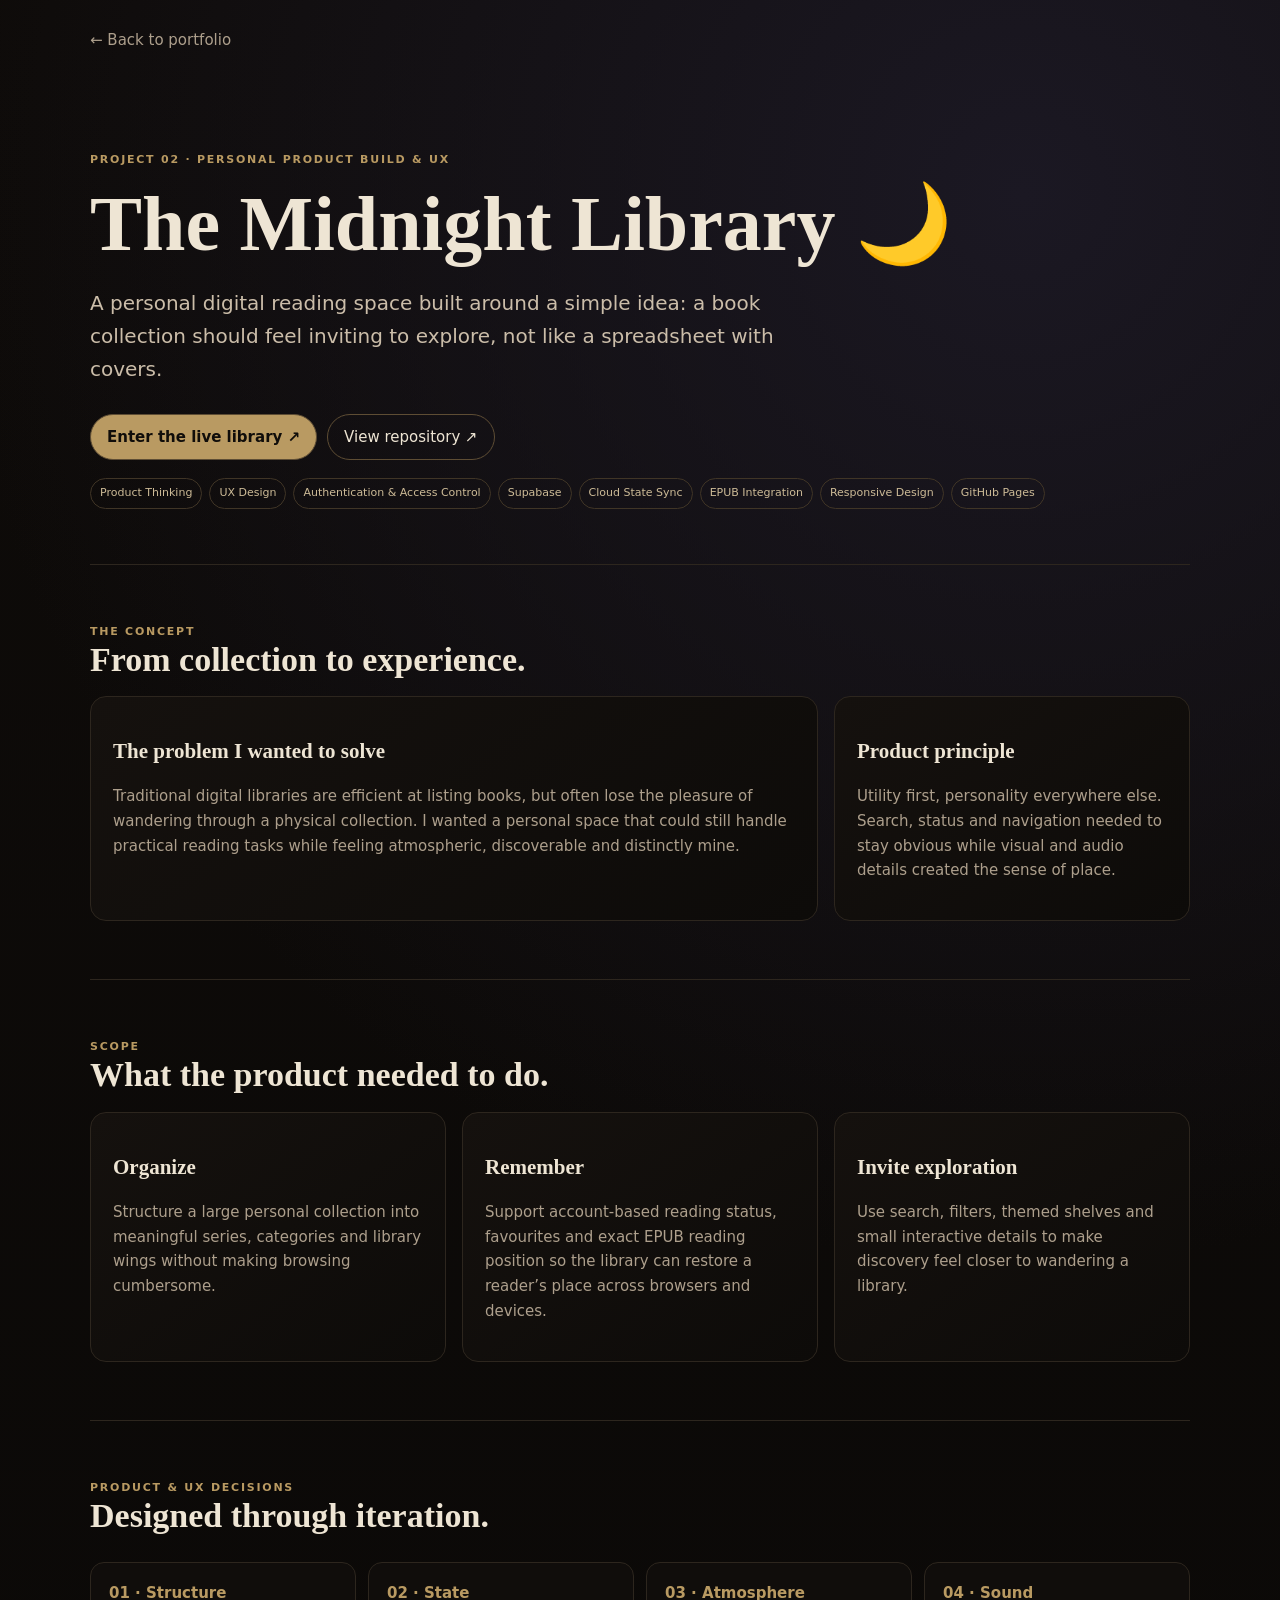
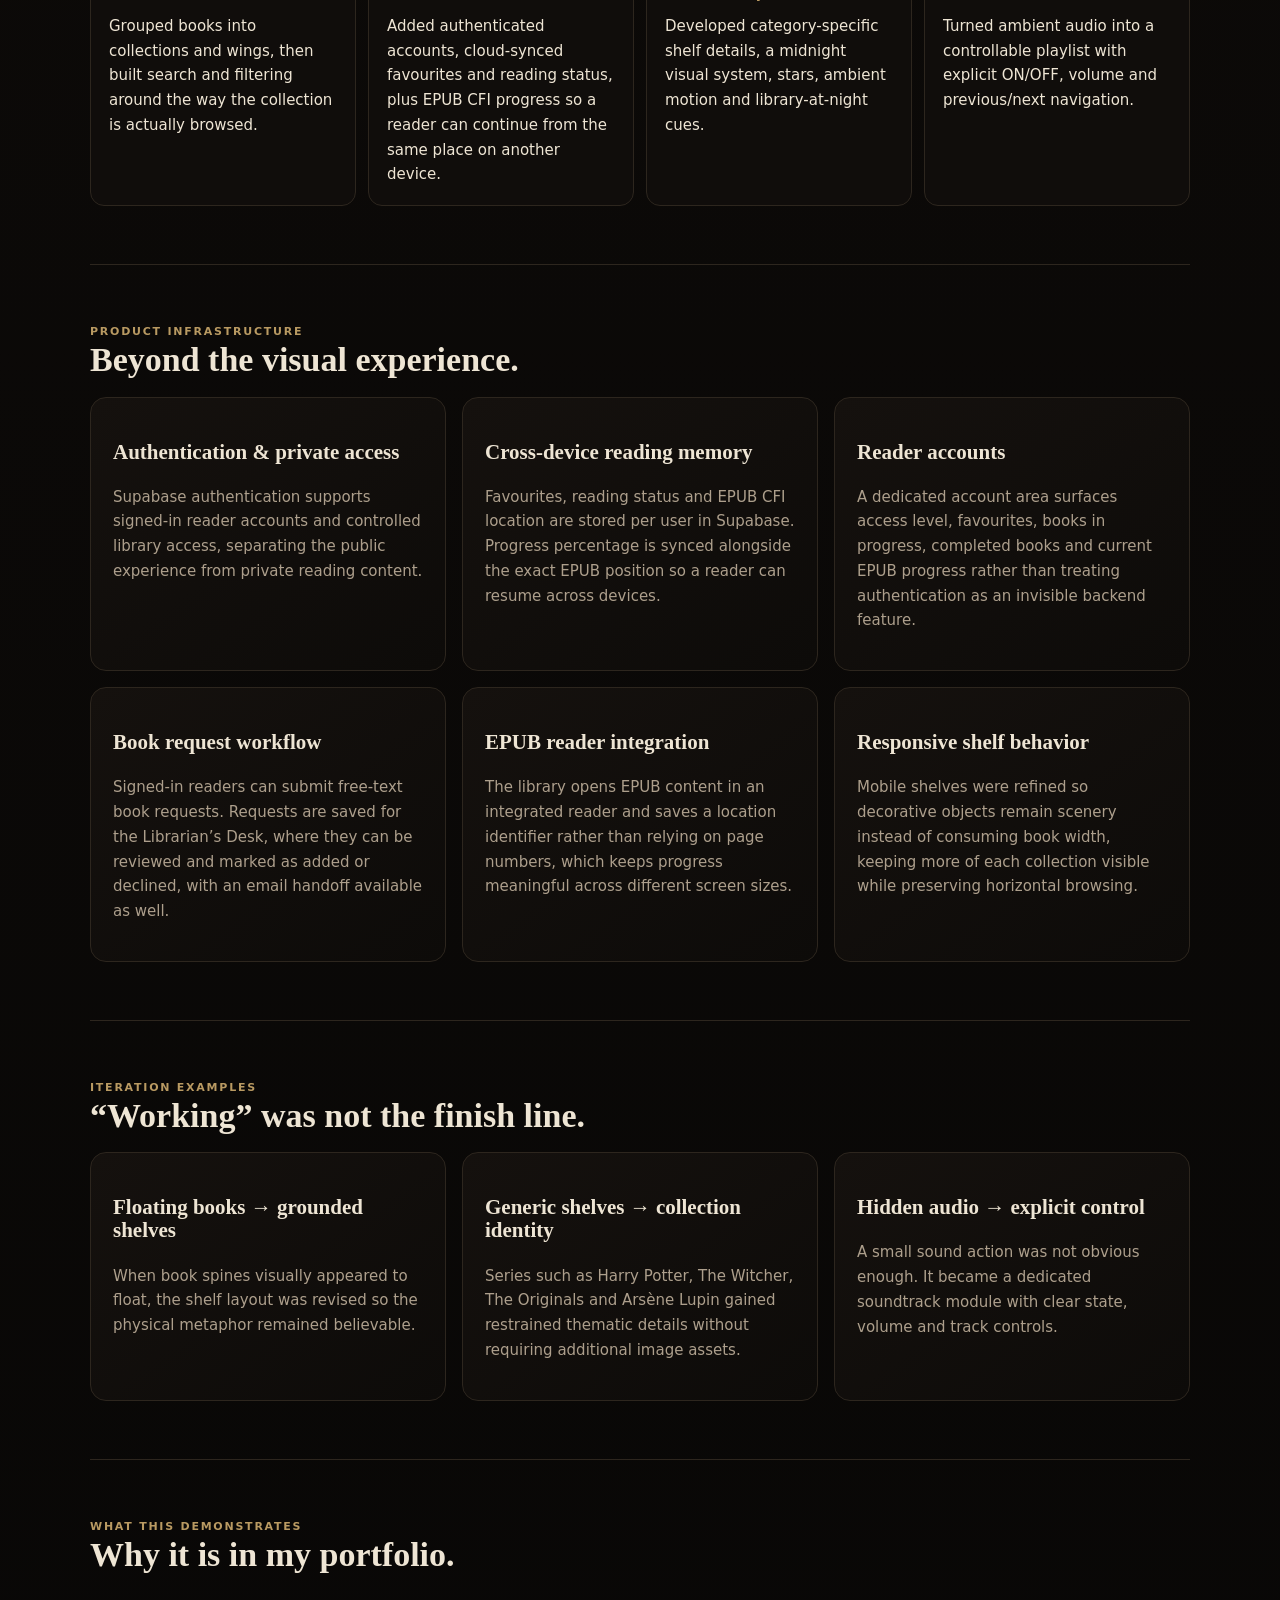
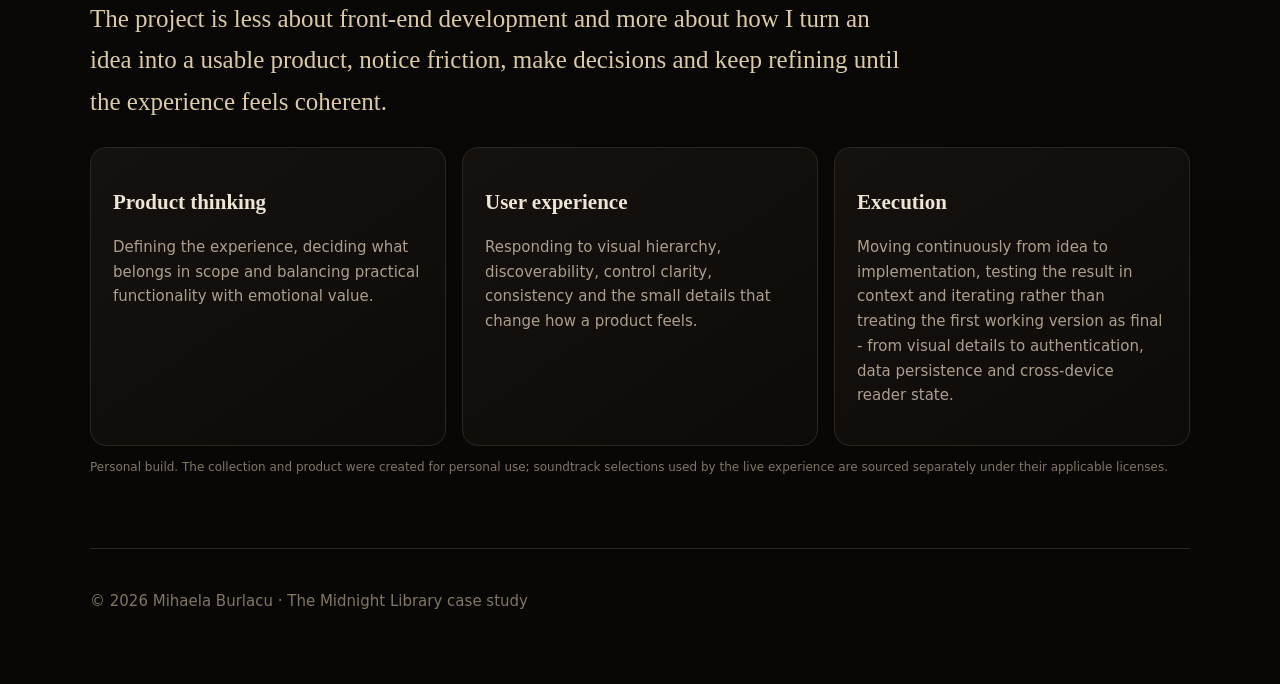
<file: projects/midnight-library/index.html>
<!doctype html>
<html lang="en"><head><meta charset="utf-8"><meta name="viewport" content="width=device-width,initial-scale=1">
<title>The Midnight Library · Product & UX Case Study</title>
<style>
:root{--bg:#0b0908;--card:#12100e;--ink:#eee5d4;--muted:#ad9f8c;--gold:#b99a62;--line:#2d261e}
*{box-sizing:border-box}body{margin:0;background:radial-gradient(circle at 80% 5%,#1b1823,transparent 28%),linear-gradient(#0e0b09,#080706);color:var(--ink);font:15px/1.65 Inter,system-ui,sans-serif}a{color:inherit}.wrap{width:min(1100px,92%);margin:auto}.nav{padding:28px 0}.nav a{text-decoration:none;color:var(--muted)}.hero{padding:70px 0 55px;border-bottom:1px solid var(--line)}.kicker{text-transform:uppercase;letter-spacing:.16em;color:var(--gold);font-size:11px;font-weight:700}h1,h2,h3{font-family:Georgia,serif;line-height:1.1}h1{font-size:clamp(44px,7vw,78px);margin:12px 0 20px}h2{font-size:34px;margin:0 0 18px}h3{font-size:21px}.lead{font-size:20px;color:#cbbda9;max-width:760px}.actions{display:flex;gap:10px;flex-wrap:wrap;margin-top:28px}.btn{display:inline-block;text-decoration:none;border:1px solid #5e4d34;border-radius:999px;padding:10px 16px}.btn.primary{background:#b99a62;color:#100d0a;font-weight:700}.section{padding:58px 0;border-bottom:1px solid var(--line)}.grid{display:grid;grid-template-columns:repeat(3,1fr);gap:16px}.card{background:linear-gradient(145deg,#15110e,#0d0b09);border:1px solid var(--line);border-radius:16px;padding:22px}.card p,.section p{color:var(--muted)}.big{grid-column:span 2}.tags{display:flex;gap:7px;flex-wrap:wrap;margin-top:18px}.tag{border:1px solid #403526;border-radius:999px;padding:5px 9px;font-size:11px;color:#cdbb97}.flow{display:grid;grid-template-columns:repeat(4,1fr);gap:12px;margin-top:28px}.step{padding:18px;border:1px solid var(--line);border-radius:14px;background:#100d0b}.step b{display:block;color:var(--gold);margin-bottom:8px}.quote{font-family:Georgia,serif;font-size:25px;color:#dccaa5!important;max-width:820px}.note{font-size:12px;color:#817665!important}.footer{padding:40px 0 70px;color:#817665}@media(max-width:760px){.grid,.flow{grid-template-columns:1fr}.big{grid-column:auto}}
</style></head>
<body><div class="wrap">
<div class="nav"><a href="../../">← Back to portfolio</a></div>
<header class="hero"><div class="kicker">Project 02 · Personal Product Build & UX</div><h1>The Midnight Library 🌙</h1>
<p class="lead">A personal digital reading space built around a simple idea: a book collection should feel inviting to explore, not like a spreadsheet with covers.</p>
<div class="actions"><a class="btn primary" href="https://michaelaspice.github.io/midnight-library/" target="_blank" rel="noreferrer">Enter the live library ↗</a><a class="btn" href="https://github.com/michaelaspice/midnight-library" target="_blank" rel="noreferrer">View repository ↗</a></div>
<div class="tags"><span class="tag">Product Thinking</span><span class="tag">UX Design</span><span class="tag">Authentication &amp; Access Control</span><span class="tag">Supabase</span><span class="tag">Cloud State Sync</span><span class="tag">EPUB Integration</span><span class="tag">Responsive Design</span><span class="tag">GitHub Pages</span></div></header>

<section class="section"><div class="kicker">The concept</div><h2>From collection to experience.</h2><div class="grid"><div class="card big"><h3>The problem I wanted to solve</h3><p>Traditional digital libraries are efficient at listing books, but often lose the pleasure of wandering through a physical collection. I wanted a personal space that could still handle practical reading tasks while feeling atmospheric, discoverable and distinctly mine.</p></div><div class="card"><h3>Product principle</h3><p>Utility first, personality everywhere else. Search, status and navigation needed to stay obvious while visual and audio details created the sense of place.</p></div></div></section>

<section class="section"><div class="kicker">Scope</div><h2>What the product needed to do.</h2><div class="grid"><div class="card"><h3>Organize</h3><p>Structure a large personal collection into meaningful series, categories and library wings without making browsing cumbersome.</p></div><div class="card"><h3>Remember</h3><p>Support account-based reading status, favourites and exact EPUB reading position so the library can restore a reader’s place across browsers and devices.</p></div><div class="card"><h3>Invite exploration</h3><p>Use search, filters, themed shelves and small interactive details to make discovery feel closer to wandering a library.</p></div></div></section>

<section class="section"><div class="kicker">Product & UX decisions</div><h2>Designed through iteration.</h2><div class="flow"><div class="step"><b>01 · Structure</b>Grouped books into collections and wings, then built search and filtering around the way the collection is actually browsed.</div><div class="step"><b>02 · State</b>Added authenticated accounts, cloud-synced favourites and reading status, plus EPUB CFI progress so a reader can continue from the same place on another device.</div><div class="step"><b>03 · Atmosphere</b>Developed category-specific shelf details, a midnight visual system, stars, ambient motion and library-at-night cues.</div><div class="step"><b>04 · Sound</b>Turned ambient audio into a controllable playlist with explicit ON/OFF, volume and previous/next navigation.</div></div></section>

<section class="section"><div class="kicker">Product infrastructure</div><h2>Beyond the visual experience.</h2><div class="grid">
<div class="card"><h3>Authentication &amp; private access</h3><p>Supabase authentication supports signed-in reader accounts and controlled library access, separating the public experience from private reading content.</p></div>
<div class="card"><h3>Cross-device reading memory</h3><p>Favourites, reading status and EPUB CFI location are stored per user in Supabase. Progress percentage is synced alongside the exact EPUB position so a reader can resume across devices.</p></div>
<div class="card"><h3>Reader accounts</h3><p>A dedicated account area surfaces access level, favourites, books in progress, completed books and current EPUB progress rather than treating authentication as an invisible backend feature.</p></div>
<div class="card"><h3>Book request workflow</h3><p>Signed-in readers can submit free-text book requests. Requests are saved for the Librarian’s Desk, where they can be reviewed and marked as added or declined, with an email handoff available as well.</p></div>
<div class="card"><h3>EPUB reader integration</h3><p>The library opens EPUB content in an integrated reader and saves a location identifier rather than relying on page numbers, which keeps progress meaningful across different screen sizes.</p></div>
<div class="card"><h3>Responsive shelf behavior</h3><p>Mobile shelves were refined so decorative objects remain scenery instead of consuming book width, keeping more of each collection visible while preserving horizontal browsing.</p></div>
</div></section>

<section class="section"><div class="kicker">Iteration examples</div><h2>“Working” was not the finish line.</h2><div class="grid"><div class="card"><h3>Floating books → grounded shelves</h3><p>When book spines visually appeared to float, the shelf layout was revised so the physical metaphor remained believable.</p></div><div class="card"><h3>Generic shelves → collection identity</h3><p>Series such as Harry Potter, The Witcher, The Originals and Arsène Lupin gained restrained thematic details without requiring additional image assets.</p></div><div class="card"><h3>Hidden audio → explicit control</h3><p>A small sound action was not obvious enough. It became a dedicated soundtrack module with clear state, volume and track controls.</p></div></div></section>

<section class="section"><div class="kicker">What this demonstrates</div><h2>Why it is in my portfolio.</h2><p class="quote">The project is less about front-end development and more about how I turn an idea into a usable product, notice friction, make decisions and keep refining until the experience feels coherent.</p><div class="grid"><div class="card"><h3>Product thinking</h3><p>Defining the experience, deciding what belongs in scope and balancing practical functionality with emotional value.</p></div><div class="card"><h3>User experience</h3><p>Responding to visual hierarchy, discoverability, control clarity, consistency and the small details that change how a product feels.</p></div><div class="card"><h3>Execution</h3><p>Moving continuously from idea to implementation, testing the result in context and iterating rather than treating the first working version as final - from visual details to authentication, data persistence and cross-device reader state.</p></div></div><p class="note">Personal build. The collection and product were created for personal use; soundtrack selections used by the live experience are sourced separately under their applicable licenses.</p></section>
<div class="footer">© 2026 Mihaela Burlacu · The Midnight Library case study</div>
</div></body></html>
</file>
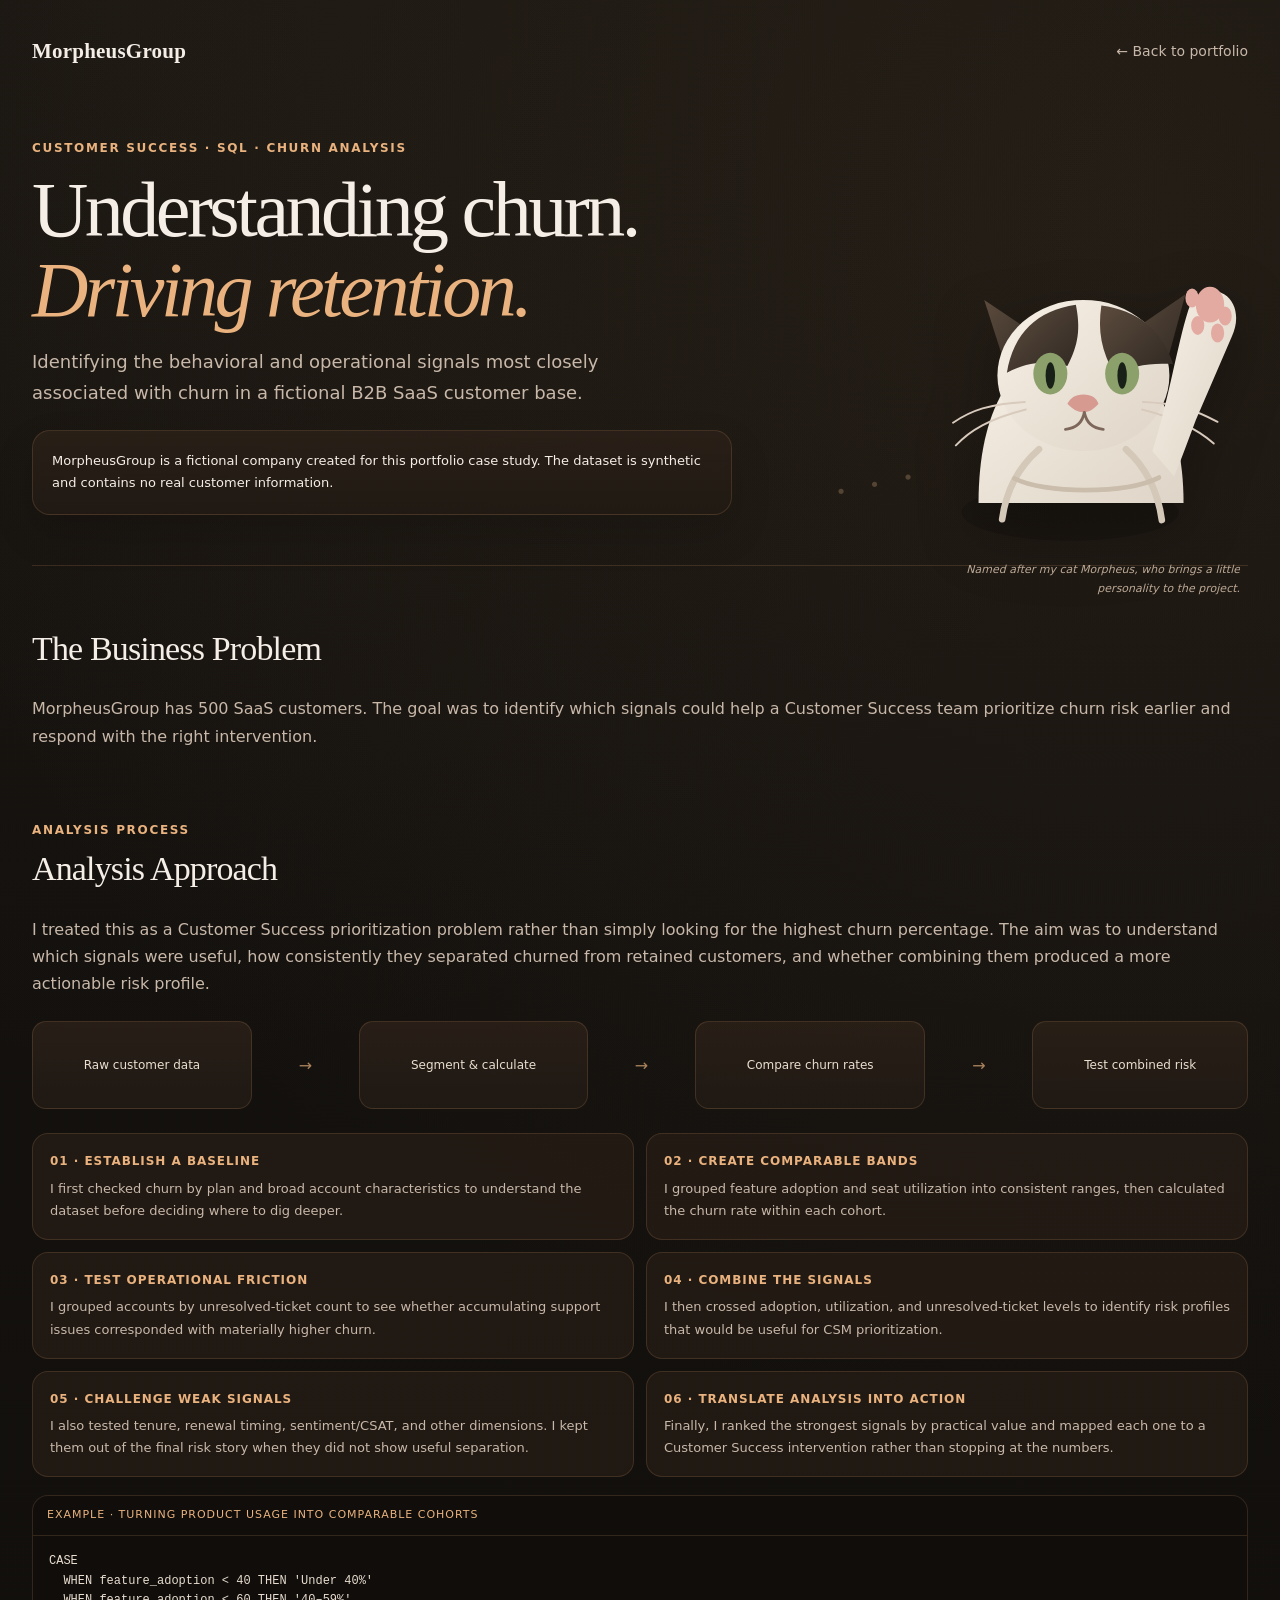
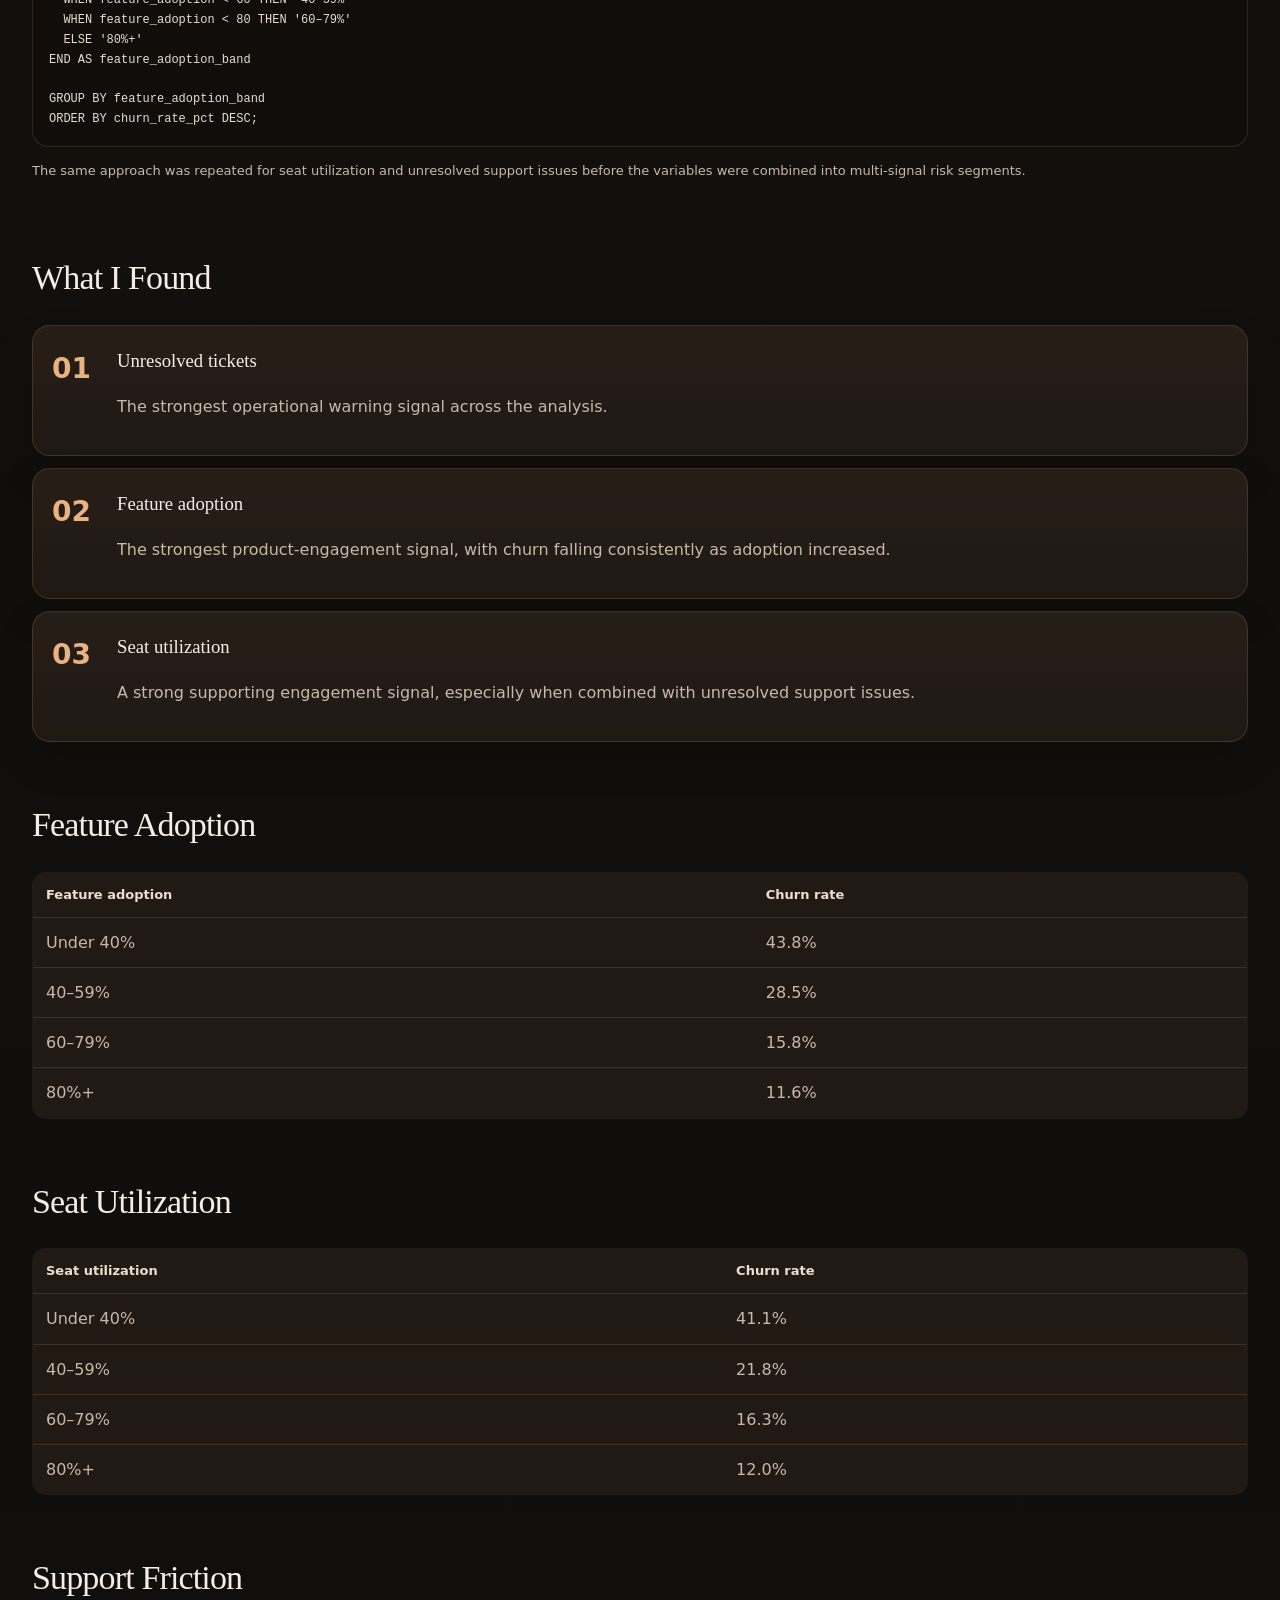
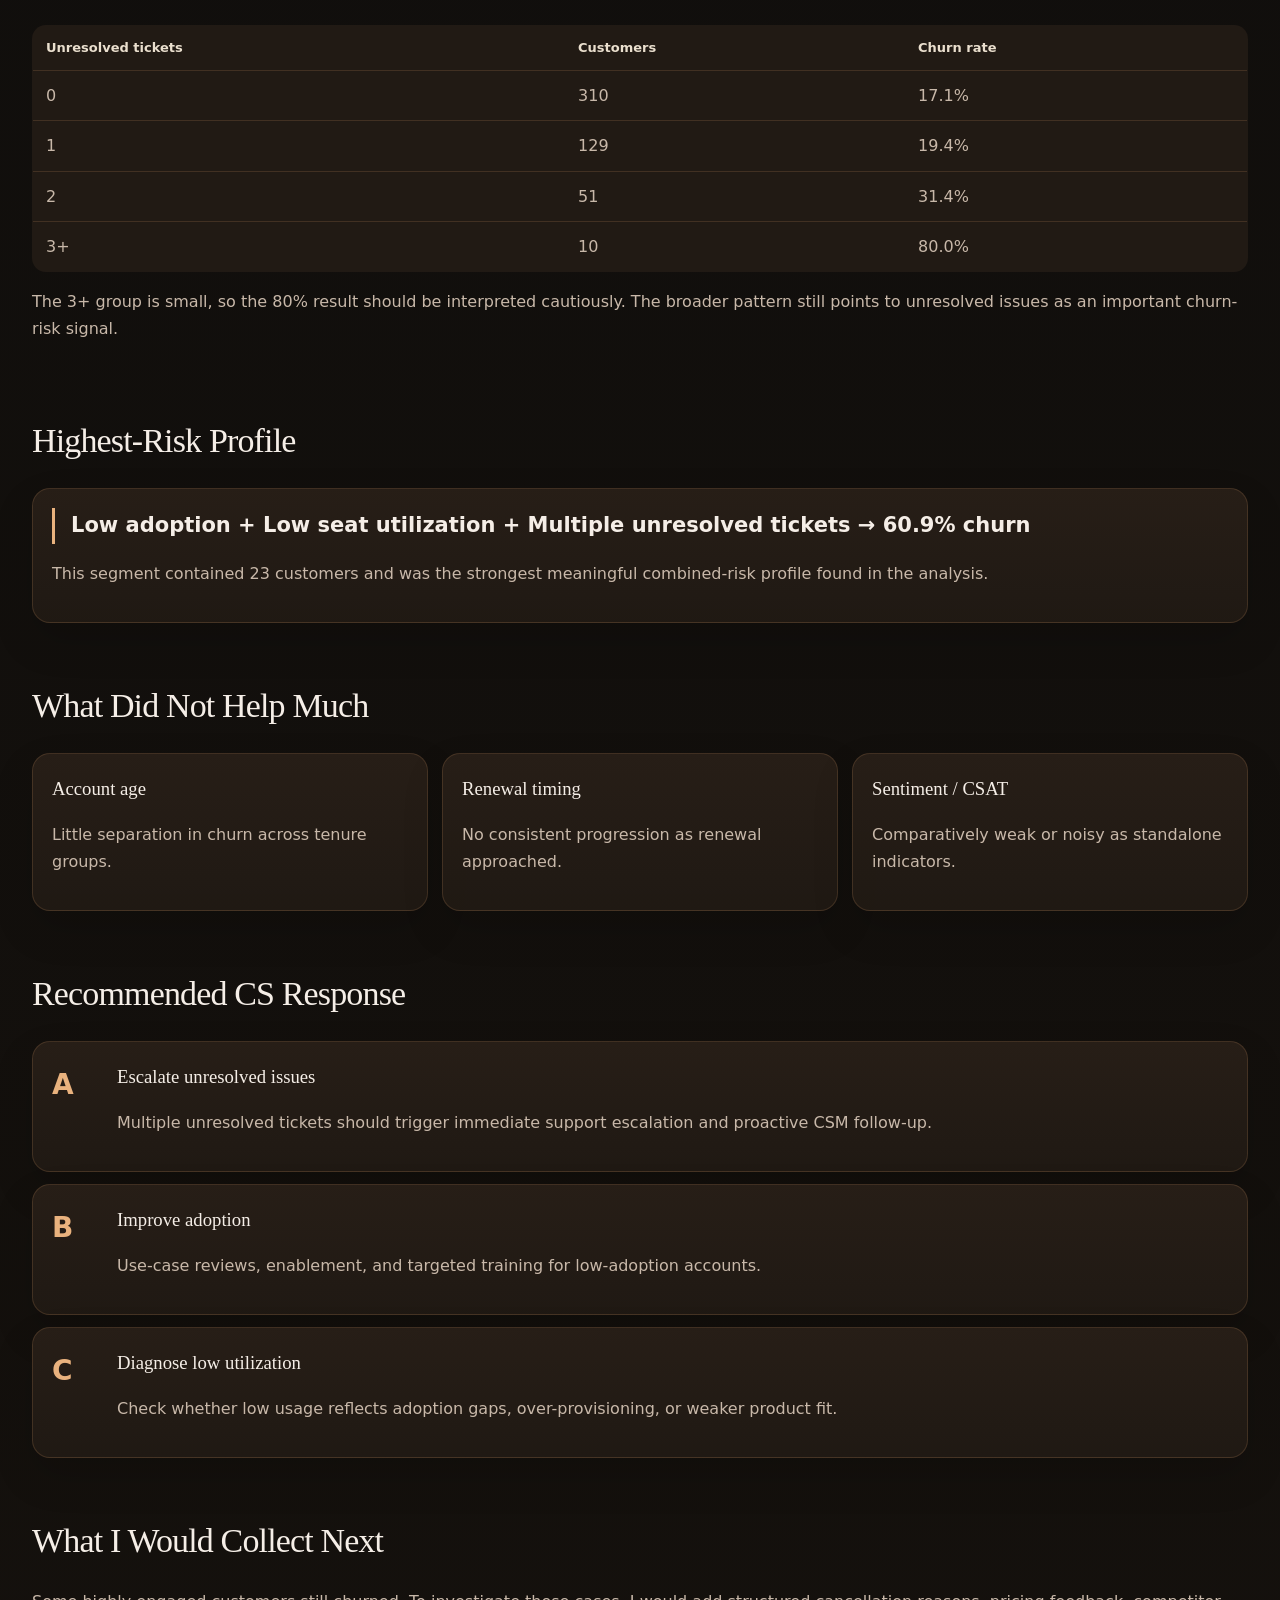
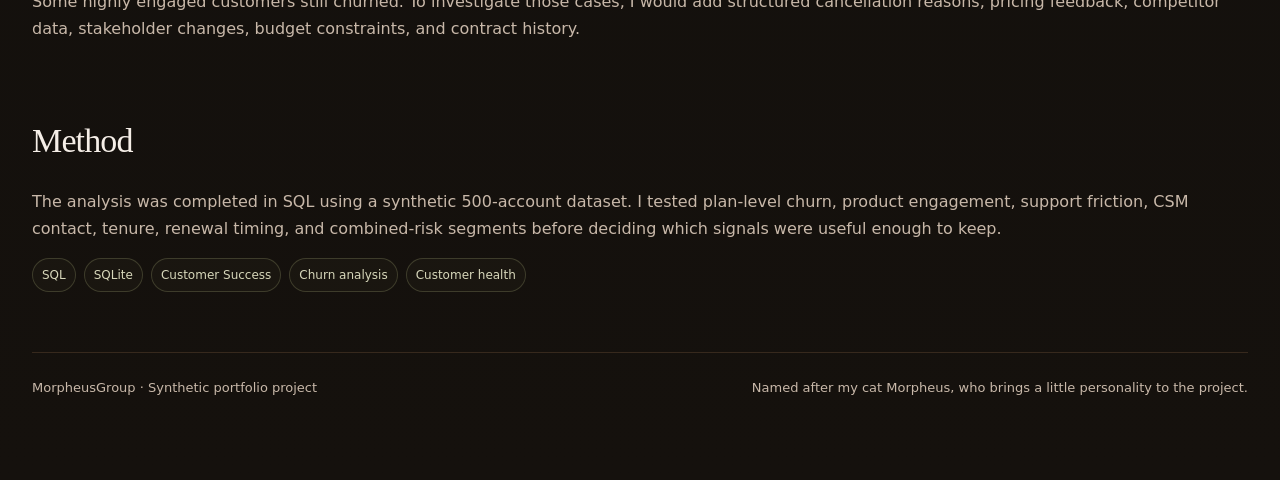
<file: projects/morpheusgroup/index.html>
<!doctype html>
<html lang="en">
<head>
<meta charset="utf-8">
<meta name="viewport" content="width=device-width,initial-scale=1">
<title>MorpheusGroup - Customer Health & Churn Analysis</title>
<style>
:root{
  --bg:#15120f;
  --bg2:#1d1813;
  --panel:#211a14;
  --panel2:#2a2018;
  --text:#f5eee7;
  --muted:#c8b8a9;
  --line:rgba(212,151,99,.18);
  --accent:#d69063;
  --accent2:#e9b27e;
  --olive:#9fa071;
  --cream:#eadfce;
}
*{box-sizing:border-box}
html{scroll-behavior:smooth}
body{
  margin:0;
  background:
    radial-gradient(circle at 88% 4%,rgba(158,122,80,.11),transparent 24%),
    radial-gradient(circle at 10% 0%,rgba(118,96,65,.08),transparent 20%),
    linear-gradient(180deg,var(--bg),#100e0c 55%,#15110d);
  color:var(--text);
  font-family:Inter,system-ui,-apple-system,BlinkMacSystemFont,"Segoe UI",sans-serif;
  line-height:1.7;
}
a{color:inherit}
.wrap{max-width:1080px;margin:auto;padding:34px 24px 80px}
nav{display:flex;justify-content:space-between;gap:18px;margin-bottom:46px;align-items:center}
.brand{font-family:Georgia,"Times New Roman",serif;font-weight:700;font-size:21px;letter-spacing:.01em}
.back{text-decoration:none;color:var(--muted);font-size:14px}.back:hover{color:var(--accent2)}
.hero{position:relative;padding:22px 0 50px;border-bottom:1px solid var(--line);min-height:420px}
.hero-copy{max-width:650px;position:relative;z-index:2}
.eyebrow{color:var(--accent2);font-size:12px;font-weight:800;letter-spacing:.14em;text-transform:uppercase}
h1,h2,h3{font-family:Georgia,"Times New Roman",serif}
h1{font-size:clamp(46px,7vw,78px);line-height:1.02;letter-spacing:-.045em;font-weight:500;margin:12px 0 18px}
h1 em{font-weight:400;color:var(--accent2)}
h2{font-size:34px;letter-spacing:-.025em;margin:0 0 18px;font-weight:500}
h3{margin:0 0 8px;font-weight:500}
p{color:var(--muted)}
.hero .lead{font-size:18px;max-width:580px}
.note,.card{border:1px solid var(--line);background:linear-gradient(180deg,rgba(42,32,24,.90),rgba(33,26,20,.92));border-radius:18px;padding:19px;box-shadow:0 18px 42px rgba(0,0,0,.14)}
.note{margin-top:22px;font-size:13px}
section{padding-top:54px}
.grid{display:grid;grid-template-columns:repeat(3,1fr);gap:14px}
.metric b{font-size:34px;display:block;color:var(--accent2)}
.metric span{color:var(--muted);font-size:13px}
.rank{display:grid;gap:12px}
.rank .card{display:grid;grid-template-columns:55px 1fr;gap:10px}
.num{font-size:28px;font-weight:800;color:var(--accent2)}
.analysis-flow{display:grid;grid-template-columns:repeat(7,auto);gap:8px;align-items:center;margin:24px 0}
.analysis-step{min-height:88px;display:flex;align-items:center;justify-content:center;text-align:center;padding:12px;border:1px solid var(--line);border-radius:14px;background:linear-gradient(180deg,rgba(42,32,24,.9),rgba(33,26,20,.92));color:var(--cream);font-size:12px;line-height:1.45}
.analysis-arrow{color:var(--accent2);opacity:.7;text-align:center}
.method-grid{display:grid;grid-template-columns:repeat(2,1fr);gap:12px;margin-top:18px}
.method-card{border:1px solid var(--line);border-radius:16px;padding:17px;background:rgba(42,32,24,.62)}
.method-card b{display:block;color:var(--accent2);font-size:12px;letter-spacing:.08em;text-transform:uppercase;margin-bottom:6px}
.method-card p{margin:0;font-size:13px}
.sql-sample{margin-top:18px;border:1px solid var(--line);border-radius:16px;overflow:hidden;background:#100d0b}
.sql-label{padding:10px 14px;border-bottom:1px solid var(--line);font-size:11px;color:var(--accent2);letter-spacing:.09em;text-transform:uppercase}
.sql-sample pre{margin:0;padding:16px;overflow:auto;color:#e8ddcf;font:12px/1.65 ui-monospace,SFMono-Regular,Menlo,Consolas,monospace}
@media(max-width:760px){.analysis-flow{grid-template-columns:1fr}.analysis-arrow{transform:rotate(90deg)}.method-grid{grid-template-columns:1fr}}
table{width:100%;border-collapse:collapse;background:var(--panel);border:1px solid var(--line);border-radius:14px;overflow:hidden}
th,td{padding:11px 13px;border-bottom:1px solid var(--line);text-align:left}
th{font-size:13px;color:var(--cream)}
td{color:var(--muted)}
tr:last-child td{border-bottom:0}
.callout{font-size:21px;border-left:3px solid var(--accent2);padding-left:16px}
.tags{display:flex;gap:8px;flex-wrap:wrap}
.tag{border:1px solid rgba(159,160,113,.28);padding:6px 9px;border-radius:999px;color:#d7d7ba;font-size:12px;background:rgba(159,160,113,.04)}
footer{margin-top:60px;padding-top:24px;border-top:1px solid var(--line);color:var(--muted);font-size:13px;display:flex;justify-content:space-between;gap:16px;flex-wrap:wrap}
.morpheus-wrap{position:absolute;right:0;bottom:0;width:min(390px,38vw);z-index:1}
.morpheus-cat{width:100%;height:auto;display:block;filter:drop-shadow(0 18px 28px rgba(0,0,0,.25))}
.paw{transform-box:fill-box;transform-origin:52% 82%;animation:wave 5.4s ease-in-out infinite}
.cat-eye{transform-box:fill-box;transform-origin:center;animation:blink 6.2s ease-in-out infinite}
@keyframes wave{0%,72%,100%{transform:rotate(0deg)}8%{transform:rotate(-7deg)}16%{transform:rotate(7deg)}24%{transform:rotate(-5deg)}32%{transform:rotate(4deg)}40%{transform:rotate(0deg)}}
@keyframes blink{0%,43%,47%,100%{transform:scaleY(1)}44%,46%{transform:scaleY(.08)}}
.dedication{position:absolute;right:8px;bottom:-34px;font-size:11px;font-style:italic;max-width:285px;text-align:right;color:transparent;background:linear-gradient(105deg,#bba894 0%,#bba894 39%,#e7c995 46%,#fff3cf 50%,#d6ad6f 54%,#bba894 61%,#bba894 100%);background-size:240% 100%;background-position:120% 0;-webkit-background-clip:text;background-clip:text;animation:morpheusShimmer 10s ease-in-out infinite}
@keyframes morpheusShimmer{0%,8%{background-position:120% 0}24%{background-position:-120% 0}100%{background-position:-120% 0}}
@media(prefers-reduced-motion:reduce){.dedication{animation:none;background-position:50% 0}}
.pawtrail{position:absolute;right:325px;bottom:65px;color:#7f674f;opacity:.55;letter-spacing:9px;font-size:18px;transform:rotate(-12deg)}
@media(max-width:820px){
  .hero{padding-bottom:32px;min-height:0}
  .morpheus-wrap{position:relative;width:250px;margin:20px 0 0 auto}
  .dedication{position:static;text-align:right;margin-top:6px}
  .pawtrail{display:none}
}
@media(max-width:760px){
  .grid{grid-template-columns:1fr}
  nav{align-items:flex-start;flex-direction:column}
}

/* Wider analytical canvas while keeping reading lines controlled */
@media (min-width: 1200px){
  .wrap{max-width:1440px;padding-left:32px;padding-right:32px}
  .hero-copy{max-width:700px}
  .hero{min-height:440px}
  .morpheus-wrap{width:min(430px,31vw)}
}
@media (min-width: 1500px){
  .wrap{max-width:1580px}
  .grid{gap:18px}
  .method-grid{grid-template-columns:repeat(4,minmax(0,1fr))}
  .analysis-flow{gap:11px}
  table{font-size:14px}
}
</style>
  <link rel="icon" href="data:image/svg+xml,%3Csvg xmlns='http://www.w3.org/2000/svg' viewBox='0 0 64 64'%3E%3Crect width='64' height='64' rx='16' fill='%23080b1c'/%3E%3Cpath d='M14 47V34h8v13m5 0V26h8v21m5 0V16h8v31' fill='none' stroke='%23a879ff' stroke-width='5'/%3E%3Cpath d='m13 28 12-9 9 4 15-13' fill='none' stroke='%236ee7ff' stroke-width='3'/%3E%3C/svg%3E">
</head>
<body>
<div class="wrap">
<nav>
  <div class="brand">MorpheusGroup</div>
  <a class="back" href="../../index.html">← Back to portfolio</a>
</nav>

<header class="hero">
  <div class="hero-copy">
    <div class="eyebrow">Customer Success · SQL · Churn Analysis</div>
    <h1>Understanding churn.<br><em>Driving retention.</em></h1>
    <p class="lead">Identifying the behavioral and operational signals most closely associated with churn in a fictional B2B SaaS customer base.</p>
    <div class="note">MorpheusGroup is a fictional company created for this portfolio case study. The dataset is synthetic and contains no real customer information.</div>
  </div>

  <div class="pawtrail">• • •</div>
  <div class="morpheus-wrap" aria-label="A stylized waving cat inspired by Morpheus">
    <svg class="morpheus-cat" viewBox="0 0 420 390" role="img" aria-labelledby="catTitle">
      <title id="catTitle">A friendly white and brown tabby cat with green eyes waving</title>
      <defs>
        <linearGradient id="fur" x1="0" y1="0" x2="1" y2="1">
          <stop offset="0" stop-color="#f7f0e5"/>
          <stop offset="1" stop-color="#ded4c7"/>
        </linearGradient>
        <linearGradient id="tabby" x1="0" y1="0" x2="1" y2="1">
          <stop offset="0" stop-color="#5c4b3d"/>
          <stop offset="1" stop-color="#2f2822"/>
        </linearGradient>
      </defs>
      <ellipse cx="232" cy="335" rx="115" ry="30" fill="rgba(0,0,0,.18)"/>
      <path d="M135 325c0-95 34-164 105-164 73 0 112 69 112 164z" fill="url(#fur)"/>
      <path d="M166 188l-25-78 64 43z" fill="url(#tabby)"/>
      <path d="M281 154l73-50-25 92z" fill="url(#tabby)"/>
      <ellipse cx="246" cy="190" rx="91" ry="80" fill="url(#fur)"/>
      <path d="M165 187c7-42 32-66 73-72 5 25 3 42-9 65-23-7-42-4-64 7z" fill="url(#tabby)"/>
      <path d="M265 116c38 5 64 25 76 62-24-2-44 2-62 11-14-25-18-46-14-73z" fill="url(#tabby)"/>
      <g class="cat-eye"><ellipse cx="211" cy="188" rx="18" ry="22" fill="#8ca06b"/><ellipse cx="211" cy="190" rx="5" ry="14" fill="#182017"/></g>
      <g class="cat-eye"><ellipse cx="287" cy="188" rx="18" ry="22" fill="#8ca06b"/><ellipse cx="287" cy="190" rx="5" ry="14" fill="#182017"/></g>
      
      <path d="M246 210c9 0 14 4 16 10-6 7-11 9-16 9-6 0-11-3-17-9 3-6 8-10 17-10z" fill="#d69a91"/>
      <path d="M247 229c-2 11-9 17-20 18M247 229c2 11 9 17 20 18" stroke="#7d675a" stroke-width="3" fill="none" stroke-linecap="round"/>
      <path d="M184 218c-37 2-57 9-76 22M185 226c-39 10-59 22-74 38M309 218c35 1 56 9 79 21M308 226c36 9 59 21 76 36" stroke="#d8cbbd" stroke-width="2" fill="none" stroke-linecap="round"/>
      <path d="M199 268c-23 20-35 45-39 74M291 268c22 20 34 45 38 75" stroke="#d4c8b9" stroke-width="7" fill="none" stroke-linecap="round"/>
      <g class="paw">
        <path d="M319 270c17-52 26-111 38-149 6-20 24-26 38-17 14 9 16 28 8 45l-38 88c-8 21-15 41-23 60z" fill="url(#fur)"/>
        <ellipse cx="380" cy="115" rx="15" ry="19" fill="#e3aaa1"/>
        <ellipse cx="361" cy="108" rx="7" ry="10" fill="#e3aaa1"/>
        <ellipse cx="396" cy="127" rx="7" ry="10" fill="#e3aaa1"/>
        <ellipse cx="367" cy="137" rx="7" ry="10" fill="#e3aaa1"/>
        <ellipse cx="388" cy="145" rx="7" ry="10" fill="#e3aaa1"/>
      </g>
      <path d="M173 299c31 16 117 17 153-1" stroke="#cbbdac" stroke-width="5" fill="none" stroke-linecap="round"/>
    </svg>
    <div class="dedication">Named after my cat Morpheus, who brings a little personality to the project.</div>
  </div>
</header>

<section>
  <h2>The Business Problem</h2>
  <p>MorpheusGroup has 500 SaaS customers. The goal was to identify which signals could help a Customer Success team prioritize churn risk earlier and respond with the right intervention.</p>
</section>

<section>
  <div class="eyebrow">Analysis process</div>
  <h2>Analysis Approach</h2>
  <p>I treated this as a Customer Success prioritization problem rather than simply looking for the highest churn percentage. The aim was to understand which signals were useful, how consistently they separated churned from retained customers, and whether combining them produced a more actionable risk profile.</p>

  <div class="analysis-flow" aria-label="Analysis workflow">
    <div class="analysis-step">Raw customer data</div><div class="analysis-arrow">→</div>
    <div class="analysis-step">Segment &amp; calculate</div><div class="analysis-arrow">→</div>
    <div class="analysis-step">Compare churn rates</div><div class="analysis-arrow">→</div>
    <div class="analysis-step">Test combined risk</div>
  </div>

  <div class="method-grid">
    <div class="method-card"><b>01 · Establish a baseline</b><p>I first checked churn by plan and broad account characteristics to understand the dataset before deciding where to dig deeper.</p></div>
    <div class="method-card"><b>02 · Create comparable bands</b><p>I grouped feature adoption and seat utilization into consistent ranges, then calculated the churn rate within each cohort.</p></div>
    <div class="method-card"><b>03 · Test operational friction</b><p>I grouped accounts by unresolved-ticket count to see whether accumulating support issues corresponded with materially higher churn.</p></div>
    <div class="method-card"><b>04 · Combine the signals</b><p>I then crossed adoption, utilization, and unresolved-ticket levels to identify risk profiles that would be useful for CSM prioritization.</p></div>
    <div class="method-card"><b>05 · Challenge weak signals</b><p>I also tested tenure, renewal timing, sentiment/CSAT, and other dimensions. I kept them out of the final risk story when they did not show useful separation.</p></div>
    <div class="method-card"><b>06 · Translate analysis into action</b><p>Finally, I ranked the strongest signals by practical value and mapped each one to a Customer Success intervention rather than stopping at the numbers.</p></div>
  </div>

  <div class="sql-sample">
    <div class="sql-label">Example · turning product usage into comparable cohorts</div>
    <pre><code>CASE
  WHEN feature_adoption &lt; 40 THEN 'Under 40%'
  WHEN feature_adoption &lt; 60 THEN '40–59%'
  WHEN feature_adoption &lt; 80 THEN '60–79%'
  ELSE '80%+'
END AS feature_adoption_band

GROUP BY feature_adoption_band
ORDER BY churn_rate_pct DESC;</code></pre>
  </div>
  <p style="font-size:13px">The same approach was repeated for seat utilization and unresolved support issues before the variables were combined into multi-signal risk segments.</p>
</section>

<section>
  <h2>What I Found</h2>
  <div class="rank">
    <div class="card"><div class="num">01</div><div><h3>Unresolved tickets</h3><p>The strongest operational warning signal across the analysis.</p></div></div>
    <div class="card"><div class="num">02</div><div><h3>Feature adoption</h3><p>The strongest product-engagement signal, with churn falling consistently as adoption increased.</p></div></div>
    <div class="card"><div class="num">03</div><div><h3>Seat utilization</h3><p>A strong supporting engagement signal, especially when combined with unresolved support issues.</p></div></div>
  </div>
</section>

<section>
  <h2>Feature Adoption</h2>
  <table>
    <tr><th>Feature adoption</th><th>Churn rate</th></tr>
    <tr><td>Under 40%</td><td>43.8%</td></tr>
    <tr><td>40–59%</td><td>28.5%</td></tr>
    <tr><td>60–79%</td><td>15.8%</td></tr>
    <tr><td>80%+</td><td>11.6%</td></tr>
  </table>
</section>

<section>
  <h2>Seat Utilization</h2>
  <table>
    <tr><th>Seat utilization</th><th>Churn rate</th></tr>
    <tr><td>Under 40%</td><td>41.1%</td></tr>
    <tr><td>40–59%</td><td>21.8%</td></tr>
    <tr><td>60–79%</td><td>16.3%</td></tr>
    <tr><td>80%+</td><td>12.0%</td></tr>
  </table>
</section>

<section>
  <h2>Support Friction</h2>
  <table>
    <tr><th>Unresolved tickets</th><th>Customers</th><th>Churn rate</th></tr>
    <tr><td>0</td><td>310</td><td>17.1%</td></tr>
    <tr><td>1</td><td>129</td><td>19.4%</td></tr>
    <tr><td>2</td><td>51</td><td>31.4%</td></tr>
    <tr><td>3+</td><td>10</td><td>80.0%</td></tr>
  </table>
  <p>The 3+ group is small, so the 80% result should be interpreted cautiously. The broader pattern still points to unresolved issues as an important churn-risk signal.</p>
</section>

<section>
  <h2>Highest-Risk Profile</h2>
  <div class="card">
    <div class="callout"><strong>Low adoption + Low seat utilization + Multiple unresolved tickets → 60.9% churn</strong></div>
    <p>This segment contained 23 customers and was the strongest meaningful combined-risk profile found in the analysis.</p>
  </div>
</section>

<section>
  <h2>What Did Not Help Much</h2>
  <div class="grid">
    <div class="card"><h3>Account age</h3><p>Little separation in churn across tenure groups.</p></div>
    <div class="card"><h3>Renewal timing</h3><p>No consistent progression as renewal approached.</p></div>
    <div class="card"><h3>Sentiment / CSAT</h3><p>Comparatively weak or noisy as standalone indicators.</p></div>
  </div>
</section>

<section>
  <h2>Recommended CS Response</h2>
  <div class="rank">
    <div class="card"><div class="num">A</div><div><h3>Escalate unresolved issues</h3><p>Multiple unresolved tickets should trigger immediate support escalation and proactive CSM follow-up.</p></div></div>
    <div class="card"><div class="num">B</div><div><h3>Improve adoption</h3><p>Use-case reviews, enablement, and targeted training for low-adoption accounts.</p></div></div>
    <div class="card"><div class="num">C</div><div><h3>Diagnose low utilization</h3><p>Check whether low usage reflects adoption gaps, over-provisioning, or weaker product fit.</p></div></div>
  </div>
</section>

<section>
  <h2>What I Would Collect Next</h2>
  <p>Some highly engaged customers still churned. To investigate those cases, I would add structured cancellation reasons, pricing feedback, competitor data, stakeholder changes, budget constraints, and contract history.</p>
</section>

<section>
  <h2>Method</h2>
  <p>The analysis was completed in SQL using a synthetic 500-account dataset. I tested plan-level churn, product engagement, support friction, CSM contact, tenure, renewal timing, and combined-risk segments before deciding which signals were useful enough to keep.</p>
  <div class="tags">
    <span class="tag">SQL</span>
    <span class="tag">SQLite</span>
    <span class="tag">Customer Success</span>
    <span class="tag">Churn analysis</span>
    <span class="tag">Customer health</span>
  </div>
</section>

<footer>
  <span>MorpheusGroup · Synthetic portfolio project</span>
  <span>Named after my cat Morpheus, who brings a little personality to the project.</span>
</footer>
</div>
</body>
</html>
</file>
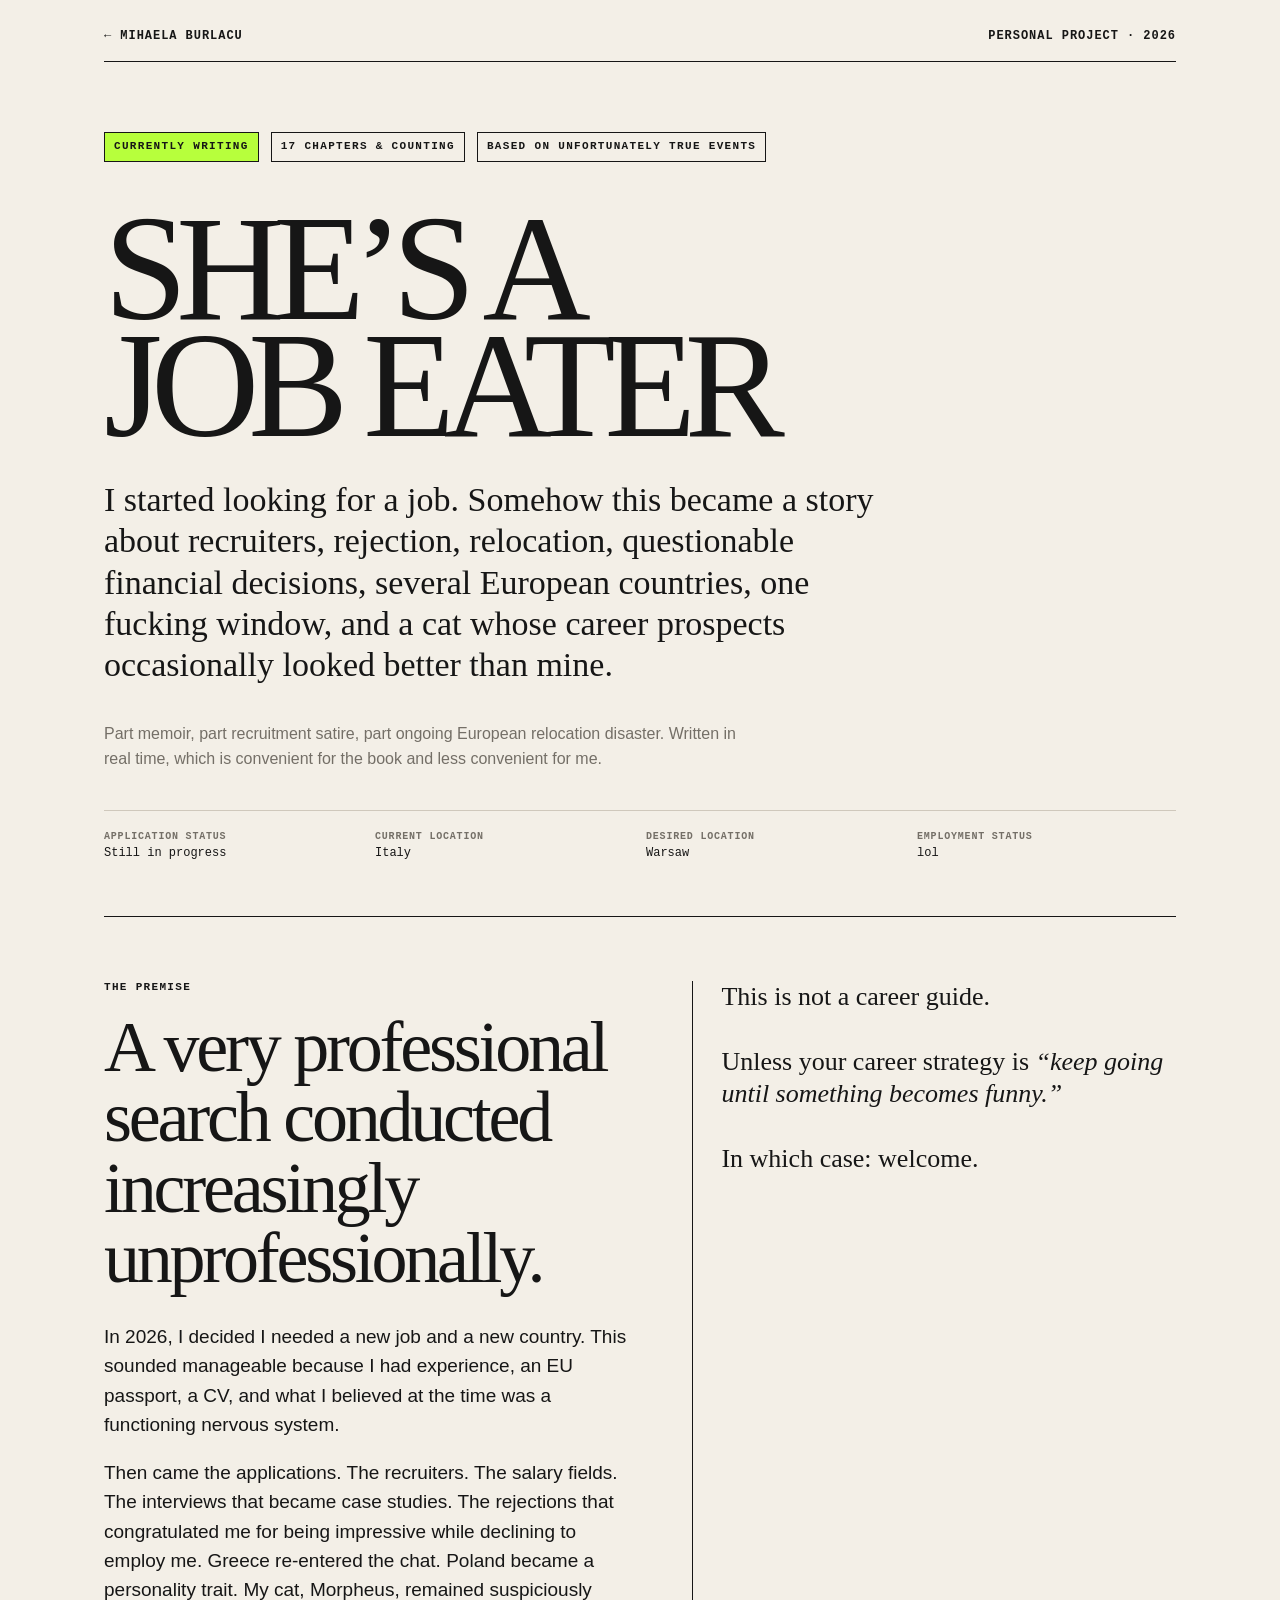
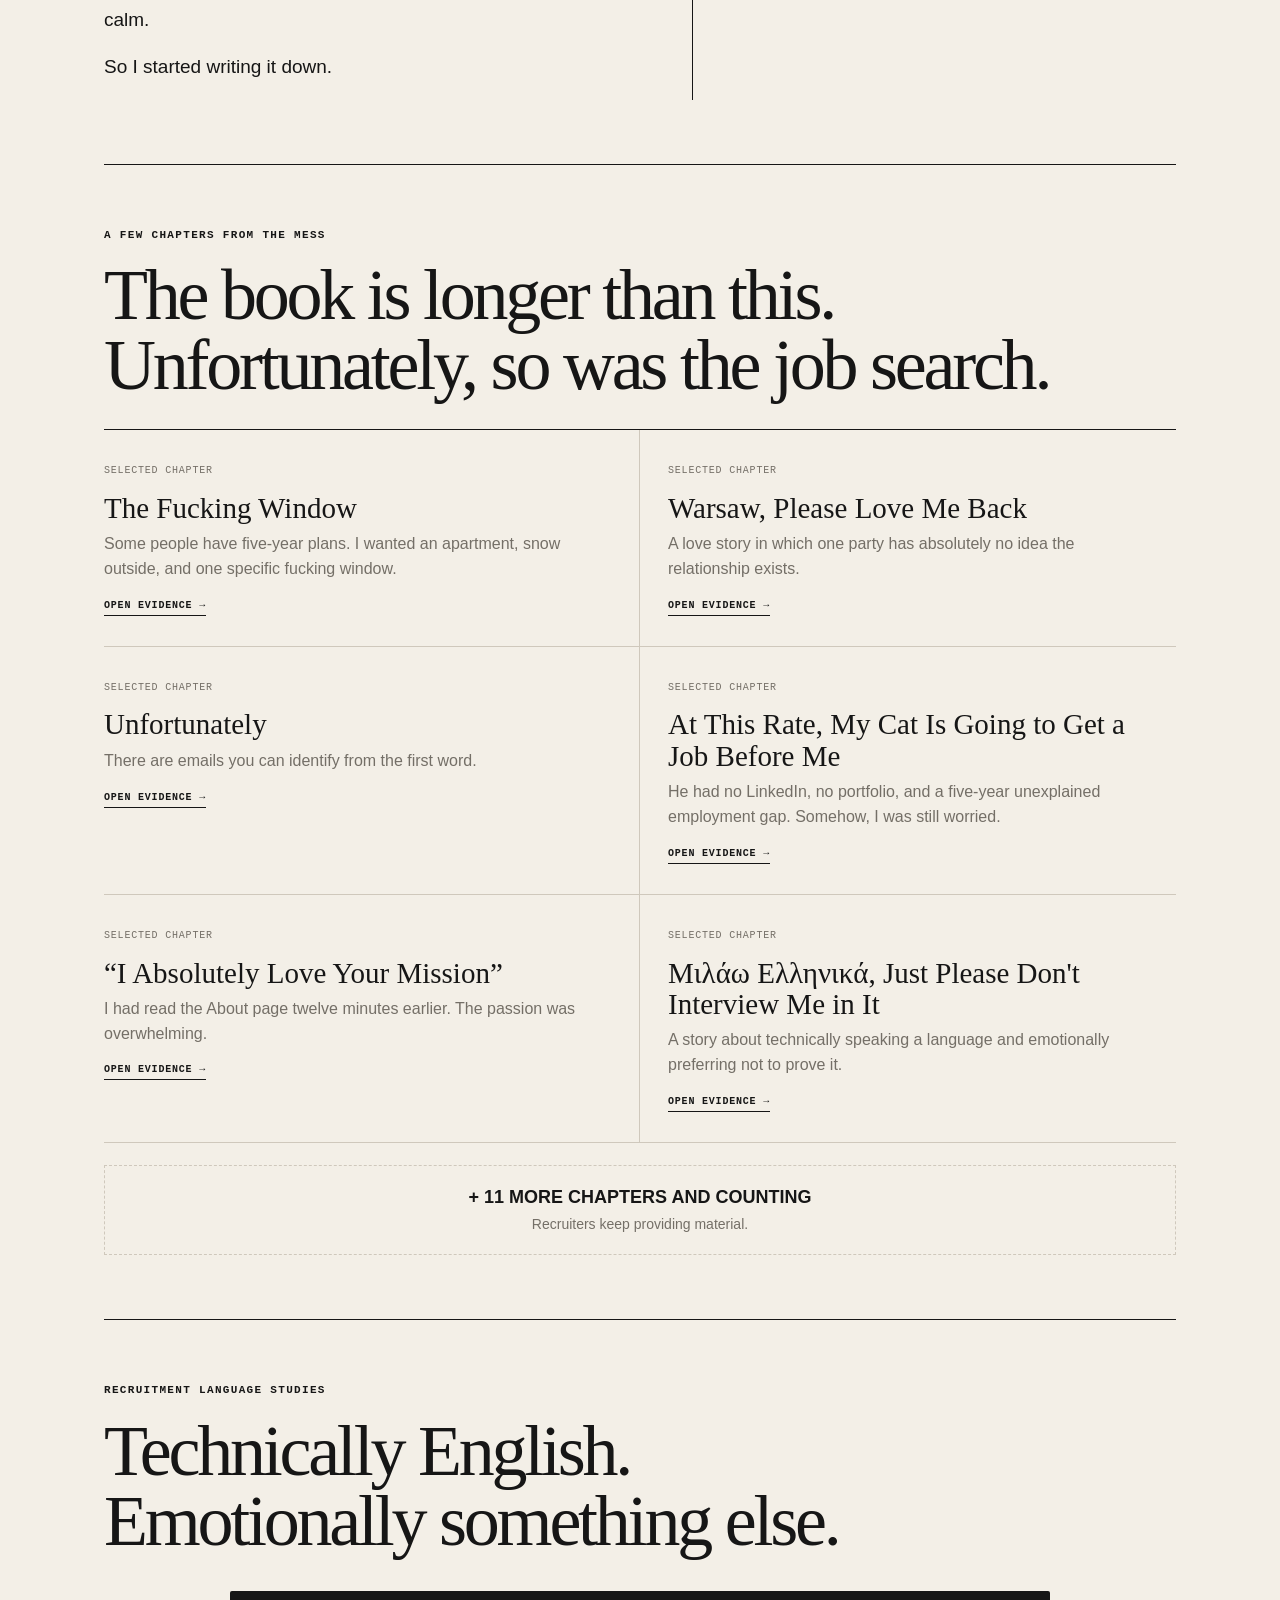
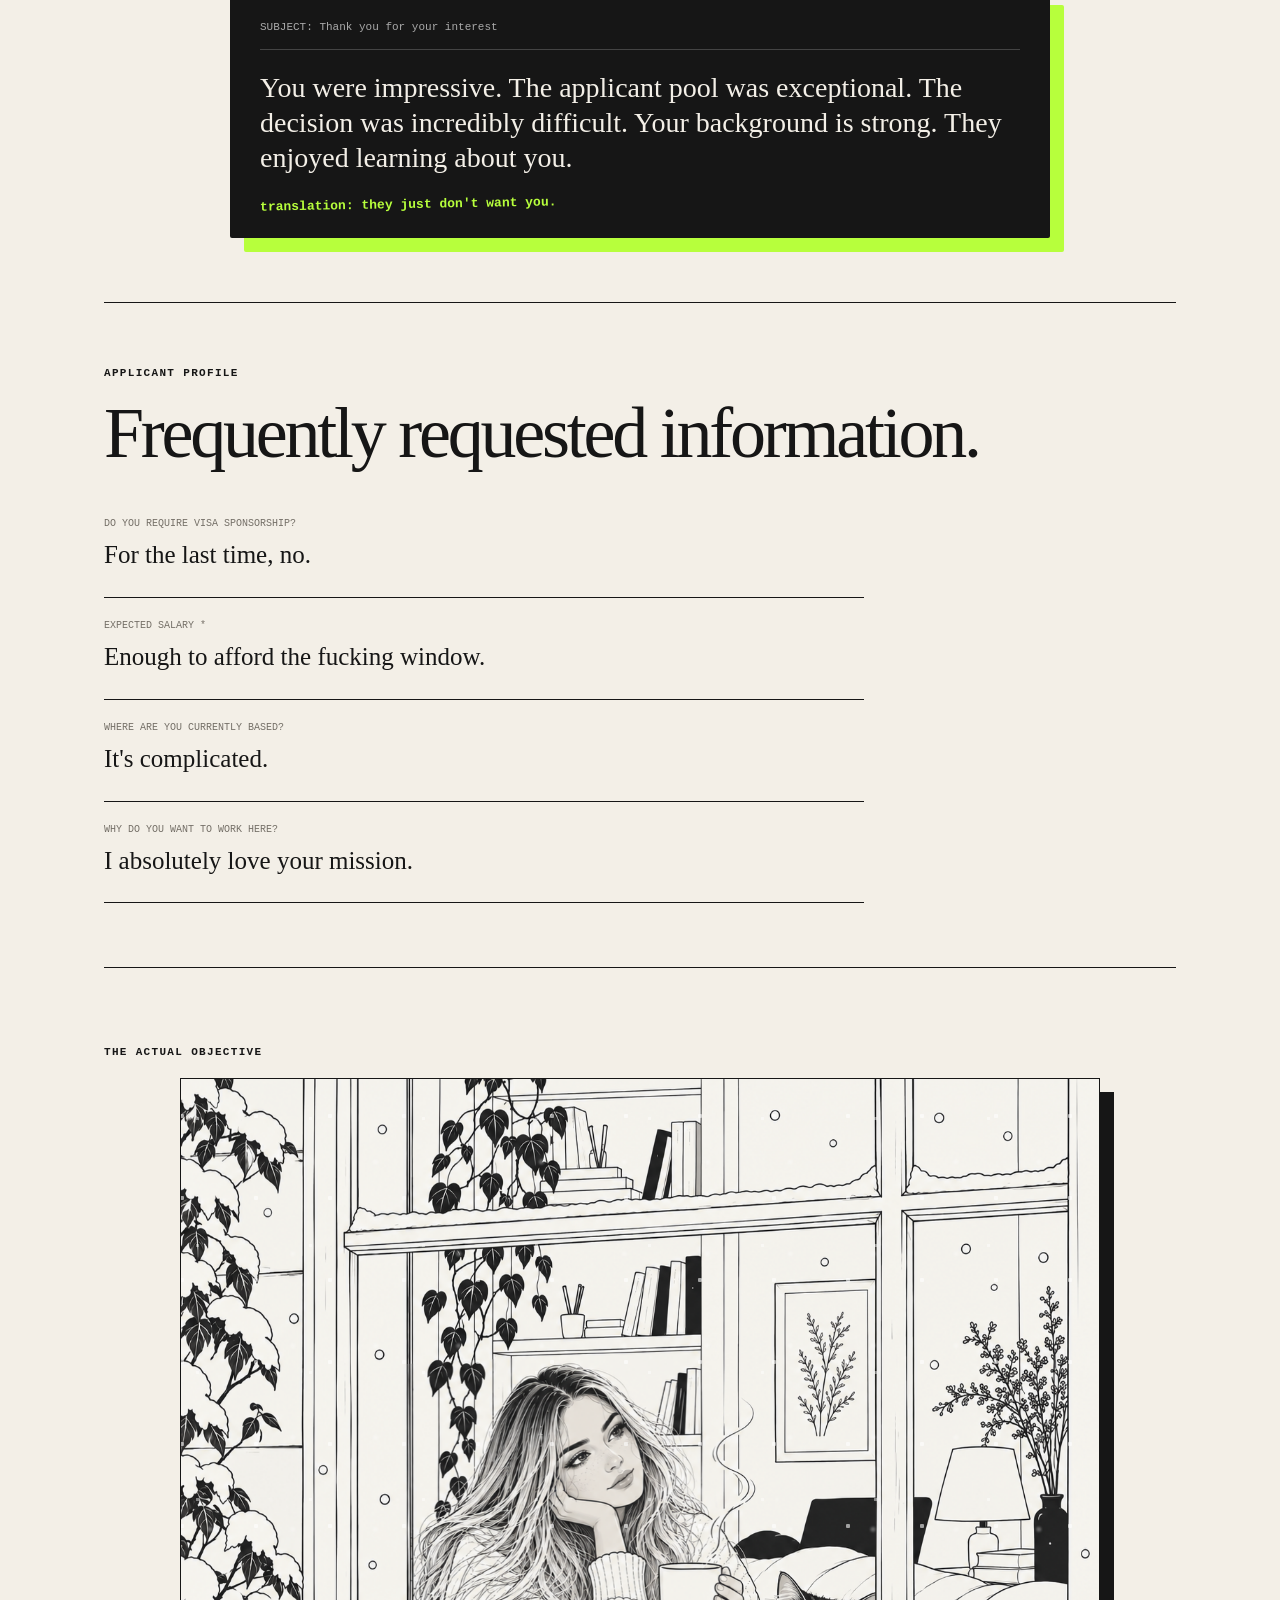
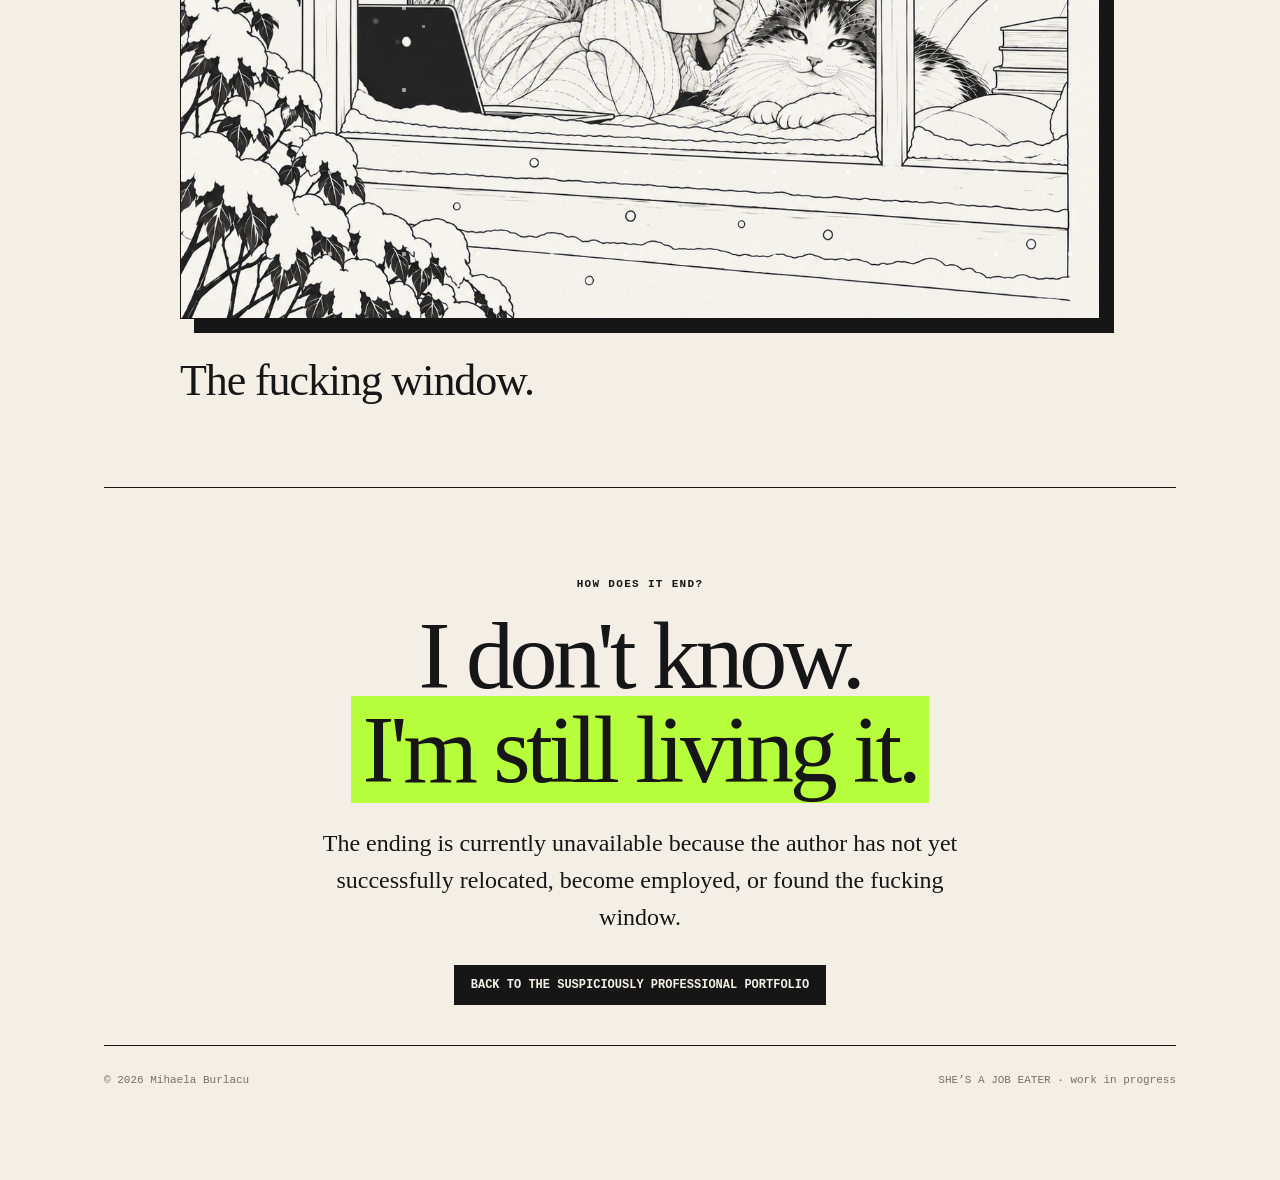
<file: projects/shes-a-job-eater/index.html>
<!doctype html>
<html lang="en">
<head>
<meta charset="utf-8"><meta name="viewport" content="width=device-width,initial-scale=1">
<meta name="description" content="She's a Job Eater — an unfortunately true story about jobs, countries, recruiters, one cat, and the search for a life somewhere in Europe.">
<title>She's a Job Eater — Mihaela Burlacu</title>
<style>
:root{--paper:#f3efe7;--ink:#161616;--muted:#746f67;--acid:#b7ff3c;--line:#cfc8bc;--card:#ebe5da}
*{box-sizing:border-box}html{scroll-behavior:smooth}body{margin:0;background:var(--paper);color:var(--ink);font-family:Arial,Helvetica,sans-serif;line-height:1.55}
a{color:inherit}.wrap{max-width:1120px;margin:auto;padding:24px 24px 90px}
nav{display:flex;justify-content:space-between;align-items:center;border-bottom:1px solid var(--ink);padding:5px 0 18px;font:700 12px/1.2 ui-monospace,SFMono-Regular,Menlo,monospace;letter-spacing:.08em;text-transform:uppercase}
nav a{text-decoration:none}.hero{padding:70px 0 54px;border-bottom:1px solid var(--ink);position:relative}
.meta{font:700 11px/1.2 ui-monospace,SFMono-Regular,Menlo,monospace;text-transform:uppercase;letter-spacing:.12em;display:flex;gap:12px;flex-wrap:wrap}
.meta span{border:1px solid var(--ink);padding:7px 9px}.meta .live{background:var(--acid)}
h1,h2,h3,.serif{font-family:Georgia,"Times New Roman",serif}
h1{font-size:clamp(66px,12vw,150px);line-height:.78;letter-spacing:-.075em;font-weight:500;margin:48px 0 35px;max-width:980px}
.deck{font-family:Georgia,"Times New Roman",serif;font-size:clamp(22px,3vw,34px);line-height:1.22;max-width:790px;margin:0}
.hero-note{margin-top:36px;color:var(--muted);max-width:660px;font-size:16px}
.status{margin:38px 0 0;border-top:1px solid var(--line);padding-top:18px;display:grid;grid-template-columns:repeat(4,1fr);gap:12px;font:12px/1.5 ui-monospace,SFMono-Regular,Menlo,monospace}
.status b{display:block;text-transform:uppercase;font-size:10px;color:var(--muted);letter-spacing:.08em}
section{padding:64px 0;border-bottom:1px solid var(--ink)}
.kicker{font:700 11px/1.2 ui-monospace,SFMono-Regular,Menlo,monospace;text-transform:uppercase;letter-spacing:.12em;margin-bottom:18px}
h2{font-size:clamp(38px,6vw,72px);line-height:.98;letter-spacing:-.045em;font-weight:500;margin:0 0 28px}
.intro{display:grid;grid-template-columns:1.05fr .95fr;gap:54px}.intro p{font-size:19px;margin:0 0 18px}.aside{border-left:1px solid var(--ink);padding-left:28px;font-family:Georgia,serif;font-size:26px;line-height:1.25}
.chapters{display:grid;grid-template-columns:repeat(2,1fr);border-top:1px solid var(--ink)}
.chapter{padding:26px 18px 30px 0;border-bottom:1px solid var(--line);min-height:170px}.chapter:nth-child(odd){border-right:1px solid var(--line);padding-right:28px}.chapter:nth-child(even){padding-left:28px}
.chapter small{font:10px ui-monospace,SFMono-Regular,Menlo,monospace;color:var(--muted);letter-spacing:.08em}.chapter h3{font-size:29px;line-height:1.08;margin:12px 0 8px;font-weight:500}.chapter p{margin:0;color:var(--muted)}
.evidence-open{margin-top:18px;border:0;border-bottom:1px solid var(--ink);background:transparent;padding:0 0 4px;color:var(--ink);font:700 10px ui-monospace,SFMono-Regular,Menlo,monospace;letter-spacing:.08em;text-transform:uppercase;cursor:pointer}
.evidence-open:hover{background:var(--acid)}.evidence-open.viewed:after{content:" ✓"}
.exhibit-backdrop{position:fixed;inset:0;background:rgba(22,22,22,.58);z-index:50;display:none;align-items:center;justify-content:center;padding:28px}
.exhibit-backdrop.open{display:flex}.exhibit-page{position:relative;width:min(760px,92vw);max-height:82vh;overflow:auto;background:var(--paper);color:var(--ink);padding:42px 46px 36px;border:1px solid var(--ink);box-shadow:12px 12px 0 var(--acid)}
.exhibit-close{position:absolute;right:18px;top:16px;border:0;background:transparent;font:700 11px ui-monospace,SFMono-Regular,Menlo,monospace;cursor:pointer;text-transform:uppercase}
.exhibit-meta{font:700 10px/1.65 ui-monospace,SFMono-Regular,Menlo,monospace;letter-spacing:.07em;text-transform:uppercase;color:var(--muted);padding-bottom:16px;border-bottom:1px solid var(--line);margin-bottom:26px}
.exhibit-page h3{font-size:38px;line-height:1.05;margin:0 0 24px;font-weight:500}.excerpt{font-family:Georgia,"Times New Roman",serif;font-size:21px;line-height:1.55}.excerpt p{margin:0 0 15px}.excerpt em{font-style:italic}.resolution{margin-top:28px;padding-top:17px;border-top:1px solid var(--ink);font:700 10px/1.6 ui-monospace,SFMono-Regular,Menlo,monospace;text-transform:uppercase;letter-spacing:.06em}
.artifact{background:var(--ink);color:var(--paper);padding:30px;border-radius:2px;max-width:820px;margin:34px auto 0;box-shadow:14px 14px 0 var(--acid)}
.artifact .mailtop{font:11px ui-monospace,SFMono-Regular,Menlo,monospace;color:#aaa;border-bottom:1px solid #444;padding-bottom:16px;margin-bottom:20px}.artifact blockquote{font-family:Georgia,serif;font-size:28px;line-height:1.25;margin:0}.scribble{display:block;color:var(--acid);font:700 13px ui-monospace,SFMono-Regular,Menlo,monospace;margin-top:18px;transform:rotate(-1deg)}
.form{max-width:760px}.field{border-bottom:1px solid var(--ink);padding:22px 0}.field label{display:block;font:10px ui-monospace,SFMono-Regular,Menlo,monospace;text-transform:uppercase;color:var(--muted);margin-bottom:7px}.field strong{font-family:Georgia,serif;font-size:25px;font-weight:500}
.window-section{padding:78px 0 72px}.window-stage{position:relative;max-width:920px;margin:0 auto;overflow:hidden;border:1px solid var(--ink);background:#ddd4c6;box-shadow:14px 14px 0 var(--ink)}.window-stage img{display:block;width:100%;height:auto;filter:contrast(.96)}.window-life{position:absolute;inset:0;pointer-events:none;overflow:hidden}.living-slice{position:absolute;inset:0;width:100%;height:100%;object-fit:cover;filter:contrast(.96);will-change:transform}.leaf-slice{clip-path:polygon(0 0,43% 0,43% 39%,34% 39%,34% 73%,0 73%);transform-origin:19% 28%;animation:leaves 6.8s ease-in-out infinite}.hair-slice{clip-path:polygon(24% 34%,58% 32%,62% 69%,25% 72%);transform-origin:43% 52%;animation:hair 7.4s ease-in-out infinite}@keyframes leaves{0%,100%{transform:translate(0,0) rotate(0)}50%{transform:translate(1.5px,1px) rotate(.22deg)}}@keyframes hair{0%,100%{transform:translateX(0) rotate(0)}50%{transform:translateX(1.8px) rotate(.18deg)}}.cat-blink{position:absolute;left:65.1%;top:65.5%;width:9.5%;height:2.6%;opacity:0;animation:blink 9.6s infinite}.cat-blink:before,.cat-blink:after{content:"";position:absolute;top:48%;width:34%;height:42%;border-top:2px solid rgba(22,22,22,.82);border-radius:50%}.cat-blink:before{left:4%;transform:rotate(3deg)}.cat-blink:after{right:4%;transform:rotate(-3deg)}@keyframes blink{0%,61%,64%,100%{opacity:0}62%,63%{opacity:1}}.snow{position:absolute;inset:-20%;pointer-events:none;background-image:radial-gradient(circle,rgba(255,255,255,.92) 0 2px,transparent 2.5px),radial-gradient(circle,rgba(255,255,255,.7) 0 1.4px,transparent 2px);background-size:74px 82px,113px 127px;background-position:0 0,31px 17px;opacity:.62;animation:snowfall 14s linear infinite}.snow.s2{opacity:.35;filter:blur(1px);animation-duration:22s;transform:scale(1.12)}@keyframes snowfall{to{background-position:45px 410px,-35px 530px}}.steam-wisp{position:absolute;left:55%;top:43%;width:18px;height:80px;border-left:2px solid rgba(255,255,255,.5);border-radius:50%;filter:blur(1px);opacity:.5;animation:steam 4.8s ease-in-out infinite;pointer-events:none}@keyframes steam{0%{transform:translate(0,15px) scale(.8);opacity:0}35%{opacity:.5}100%{transform:translate(15px,-35px) scale(1.3);opacity:0}}.window-caption{margin:28px auto 0;max-width:920px;display:flex;align-items:baseline;justify-content:space-between;gap:20px}.window-caption strong{font-family:Georgia,serif;font-size:clamp(26px,3.5vw,44px);font-weight:500;letter-spacing:-.025em}.window-caption span{font:10px ui-monospace,SFMono-Regular,Menlo,monospace;text-transform:uppercase;color:var(--muted);letter-spacing:.08em}@media(prefers-reduced-motion:reduce){.snow,.steam-wisp,.leaf-slice,.hair-slice,.cat-blink{animation:none}.leaf-slice,.hair-slice,.cat-blink{display:none}}.end{text-align:center;padding:90px 0 40px}.end h2{font-size:clamp(48px,8vw,96px)}.end p{font-family:Georgia,serif;font-size:24px;max-width:650px;margin:0 auto 28px}.btn{display:inline-block;background:var(--ink);color:var(--paper);padding:13px 17px;text-decoration:none;font:700 12px ui-monospace,SFMono-Regular,Menlo,monospace;text-transform:uppercase}.btn:hover{background:#333}.acid{background:var(--acid);padding:0 .12em}
footer{padding-top:28px;color:var(--muted);font:11px ui-monospace,SFMono-Regular,Menlo,monospace;display:flex;justify-content:space-between;gap:20px;flex-wrap:wrap}
@media(max-width:720px){.exhibit-backdrop{padding:14px}.exhibit-page{padding:38px 24px 28px;max-height:88vh}.exhibit-page h3{font-size:30px}.excerpt{font-size:18px}.intro{grid-template-columns:1fr}.status{grid-template-columns:repeat(2,1fr)}.chapters{grid-template-columns:1fr}.chapter:nth-child(odd){border-right:0;padding-right:0}.chapter:nth-child(even){padding-left:0}h1{font-size:18vw}}
</style>  <link rel="icon" href="data:image/svg+xml,<svg xmlns=%22http://www.w3.org/2000/svg%22 viewBox=%220 0 100 100%22><text y=%22.9em%22 font-size=%2290%22>📖</text></svg>">
</head>
<body><div class="wrap">
<nav><a href="../../">← Mihaela Burlacu</a><span>Personal project · 2026</span></nav>
<header class="hero">
<div class="meta"><span class="live">Currently writing</span><span>17 chapters & counting</span><span>Based on unfortunately true events</span></div>
<h1>SHE’S A<br>JOB EATER</h1>
<p class="deck">I started looking for a job. Somehow this became a story about recruiters, rejection, relocation, questionable financial decisions, several European countries, one fucking window, and a cat whose career prospects occasionally looked better than mine.</p>
<p class="hero-note">Part memoir, part recruitment satire, part ongoing European relocation disaster. Written in real time, which is convenient for the book and less convenient for me.</p>
<div class="status"><div><b>Application status</b>Still in progress</div><div><b>Current location</b>Italy</div><div><b>Desired location</b>Warsaw</div><div><b>Employment status</b>lol</div></div>
</header>
<section class="intro"><div><div class="kicker">The premise</div><h2>A very professional search conducted increasingly unprofessionally.</h2><p>In 2026, I decided I needed a new job and a new country. This sounded manageable because I had experience, an EU passport, a CV, and what I believed at the time was a functioning nervous system.</p><p>Then came the applications. The recruiters. The salary fields. The interviews that became case studies. The rejections that congratulated me for being impressive while declining to employ me. Greece re-entered the chat. Poland became a personality trait. My cat, Morpheus, remained suspiciously calm.</p><p>So I started writing it down.</p></div><div class="aside">This is not a career guide.<br><br>Unless your career strategy is <em>“keep going until something becomes funny.”</em><br><br>In which case: welcome.</div></section>
<section><div class="kicker">A few chapters from the mess</div><h2>The book is longer than this.<br>Unfortunately, so was the job search.</h2><div class="chapters">
<div class="chapter"><small>SELECTED CHAPTER</small><h3>The Fucking Window</h3><p>Some people have five-year plans. I wanted an apartment, snow outside, and one specific fucking window.</p><button class="evidence-open" data-exhibit="window">Open evidence →</button></div>
<div class="chapter"><small>SELECTED CHAPTER</small><h3>Warsaw, Please Love Me Back</h3><p>A love story in which one party has absolutely no idea the relationship exists.</p><button class="evidence-open" data-exhibit="warsaw">Open evidence →</button></div>
<div class="chapter"><small>SELECTED CHAPTER</small><h3>Unfortunately</h3><p>There are emails you can identify from the first word.</p><button class="evidence-open" data-exhibit="unfortunately">Open evidence →</button></div>
<div class="chapter"><small>SELECTED CHAPTER</small><h3>At This Rate, My Cat Is Going to Get a Job Before Me</h3><p>He had no LinkedIn, no portfolio, and a five-year unexplained employment gap. Somehow, I was still worried.</p><button class="evidence-open" data-exhibit="morpheus">Open evidence →</button></div>
<div class="chapter"><small>SELECTED CHAPTER</small><h3>“I Absolutely Love Your Mission”</h3><p>I had read the About page twelve minutes earlier. The passion was overwhelming.</p><button class="evidence-open" data-exhibit="mission">Open evidence →</button></div>
<div class="chapter"><small>SELECTED CHAPTER</small><h3>Μιλάω Ελληνικά, Just Please Don't Interview Me in It</h3><p>A story about technically speaking a language and emotionally preferring not to prove it.</p><button class="evidence-open" data-exhibit="greek">Open evidence →</button></div>
</div><div style="margin-top:22px;padding:18px 20px;border:1px dashed var(--line);text-align:center;"><strong style="display:block;font-size:18px;">+ 11 MORE CHAPTERS AND COUNTING</strong><span style="color:var(--muted);font-size:14px;">Recruiters keep providing material.</span></div></section>
<section><div class="kicker">Recruitment language studies</div><h2>Technically English.<br>Emotionally something else.</h2>
<div class="artifact"><div class="mailtop">SUBJECT: Thank you for your interest</div><blockquote>You were impressive. The applicant pool was exceptional. The decision was incredibly difficult. Your background is strong. They enjoyed learning about you.</blockquote><span class="scribble">translation: they just don't want you.</span></div>
</section>
<section><div class="kicker">Applicant profile</div><h2>Frequently requested information.</h2><div class="form">
<div class="field"><label>Do you require visa sponsorship?</label><strong>For the last time, no.</strong></div>
<div class="field"><label>Expected salary *</label><strong>Enough to afford the fucking window.</strong></div>
<div class="field"><label>Where are you currently based?</label><strong>It's complicated.</strong></div>
<div class="field"><label>Why do you want to work here?</label><strong>I absolutely love your mission.</strong></div>
</div></section>
<section class="window-section"><div class="kicker">The actual objective</div><div class="window-stage"><img src="9656b025-9128-490c-87ea-02c223be6f73.png" alt="Black and white editorial illustration of a woman and her cat sitting peacefully by a window while snow falls outside"><div class="window-life"><img class="living-slice leaf-slice" src="9656b025-9128-490c-87ea-02c223be6f73.png" alt=""><img class="living-slice hair-slice" src="9656b025-9128-490c-87ea-02c223be6f73.png" alt=""><div class="cat-blink"></div><div class="snow"></div><div class="snow s2"></div><div class="steam-wisp"></div></div></div><div class="window-caption"><strong>The fucking window.</strong></div></section>
<section class="end"><div class="kicker">How does it end?</div><h2>I don't know.<br><span class="acid">I'm still living it.</span></h2><p>The ending is currently unavailable because the author has not yet successfully relocated, become employed, or found the fucking window.</p><a class="btn" href="../../">Back to the suspiciously professional portfolio</a></section>
<footer><span>© 2026 Mihaela Burlacu</span><span>SHE’S A JOB EATER · work in progress</span></footer>
</div><div class="exhibit-backdrop" id="exhibitBackdrop" aria-hidden="true"><article class="exhibit-page" role="dialog" aria-modal="true" aria-labelledby="exhibitTitle"><button class="exhibit-close" type="button">Close page ×</button><div class="exhibit-meta" id="exhibitMeta"></div><h3 id="exhibitTitle"></h3><div class="excerpt" id="exhibitText"></div><div class="resolution">Was this situation resolved? &nbsp; ○ Yes &nbsp;&nbsp; ● Absolutely not</div></article></div>
<script>
const exhibits={
window:{title:"The Fucking Window",meta:"EXHIBIT A · SUBJECT: OPTIMISM · STATUS: TEMPORARY · ~45 SECOND READ",text:`<p>The first stage of unemployment is optimism.</p><p>You open LinkedIn with the confidence of a woman browsing a menu.</p><p><em>Oh, I could do that.</em><br>Save.<br><em>That's literally my experience.</em><br>Apply.<br><em>Interesting company.</em><br>Apply.<br><em>Bit of a stretch, but why not?</em><br>Apply.</p><p>You imagine that somewhere, perhaps in a beautiful glass office in Warsaw, a recruiter is opening your CV and quietly whispering: <em>Where has she been all our lives?</em></p><p>You do not yet understand that the recruiter is on annual leave and an algorithm has already decided you lack seven years of experience in a software product released four years ago.</p><p>But that's okay. There are other jobs. There are <strong>so many jobs.</strong></p><p>And I was going to find mine.</p>`},
warsaw:{title:"Warsaw, Please Love Me Back",meta:"EXHIBIT B · SUBJECT: EMOTIONAL ATTACHMENT TO VACANCIES · PRIMARY MOTIVATOR: APPARENTLY DENTAL INSURANCE",text:`<p>The problem with job searching is that eventually every vacancy starts looking like destiny.</p><p>You haven't heard of the company before breakfast.<br>By lunch, you've researched its funding history.<br>By 2 p.m., you've read employee reviews.<br>At 3:15, you're looking at the office on Google Maps.<br>At 4, you've calculated the commute from an apartment you don't live in.</p><p>By dinner, you are emotionally invested in a company that does cloud-based invoice reconciliation for Nordic logistics providers.</p><p>You tell yourself: <em>I actually really like what they're doing.</em></p><p>Do you?<br><em>Do you, Mihaela?</em><br>Or do they have a Warsaw office and dental insurance?</p><p>There is no judgment here. By month two, dental insurance can become extremely inspiring.</p>`},
unfortunately:{title:"Unfortunately",meta:"EXHIBIT C · DOCUMENT TYPE: REJECTION EMAIL · CANDIDATE: IMPRESSIVE · DECISION: DIFFICULT · OUTCOME: UNFORTUNATELY",text:`<p>Recruitment rejection emails are written in a language that technically resembles English but contains almost no information.</p><p>They are masterpieces of corporate diplomacy.</p><p>You were impressive.<br>The applicant pool was exceptional.<br>The decision was incredibly difficult.<br>Your background is strong.<br>They enjoyed learning about you.<br>You should absolutely apply again.</p><p><strong>They just don't want you.</strong></p><p>It's honestly remarkable.</p><p>By the end of some rejection emails, I felt so professionally desirable that I almost forgot I had been rejected.</p><p><em>“Your extensive experience and impressive background made this an exceptionally difficult decision.”</em></p><p>Oh my God.<br>Thank you.</p><p>So when do I start?</p><p><strong>Never.</strong></p><p>Right.</p>`},
morpheus:{title:"At This Rate, My Cat Is Going to Get a Job Before Me",meta:"EXHIBIT E · SUBJECT: MORPHEUS · OFFENCE: EXISTING · POLISH VOCABULARY ACQUIRED: BEZ ZWIERZĄT · LANDLORD RELATIONS: DETERIORATING",text:`<p>Then came the landlords.</p><p>Oh, the landlords.</p><p>When I began browsing Polish apartments, I discovered a phrase:</p><p><strong>bez zwierząt.</strong></p><p>No animals.</p><p>I learned this phrase very quickly.<br>Possibly faster than any useful Polish.</p><p>You could show me a rental listing written entirely in Polish and I might understand nothing except:</p><p><strong>bez zwierząt</strong><br>and<br><strong>3 500 PLN.</strong></p><p>The two pieces of information most capable of destroying my fantasy.</p><p>Beautiful kitchen.<br>Bez zwierząt.<br>Great location.<br>Bez zwierząt.<br>Huge window.<br>Snow-viewing potential: excellent.<br><strong>Bez fucking zwierząt.</strong></p><p>I began taking this personally.</p><p><strong>You haven't even met him.</strong></p>`},
mission:{title:"“I Absolutely Love Your Mission”",meta:"EXHIBIT D · COMPANIES LOVED THIS WEEK: SEVERAL · MISSIONS REMEMBERED: DEBATABLE",text:`<p>My cover letters began accumulating.</p><p>Dear Hiring Team.<br>Dear Hiring Team.<br>Dear Hiring Team.<br>Dear Hiring Team.</p><p>I became emotionally promiscuous.</p><p>Monday:<br><em>I've been following your company and love what you're building.</em></p><p>Tuesday:<br><em>Your mission immediately caught my attention.</em></p><p>Wednesday:<br><em>This opportunity combines exactly the areas of my experience I enjoy most.</em></p><p>Thursday:<br><strong>WHO THE FUCK ARE YOU AND WHAT DO YOU ACTUALLY DO?</strong></p><p>Research.</p><p>Okay.</p><p>Dear Hiring Team.</p>`},
greek:{title:"Μιλάω Ελληνικά, Just Please Don't Interview Me in It",meta:"EXHIBIT F · GREEK COMPREHENSION: YES · GREEK SPEAKING: WINDOWS SHUTDOWN SOUND",text:`<p>Is Greek for internal communication?<br>Greek customers?<br>Cyprus?<br>Meetings?<br>Will the interview be in Greek?<br>How much Greek?<br>A little Greek?<br>All Greek?</p><p>Will there be one interviewer?<br>Two?<br><strong>Two.</strong></p><p>Fuck.</p><p>One person I could handle.<br>One person is a conversation.<br>Two people is a tribunal.</p><p>Suddenly I could see myself sitting there while two extremely pleasant Greek professionals asked:</p><p><em>Πες μας λίγα λόγια για την επαγγελματική σου εμπειρία.</em></p><p>And my brain, which had understood every word perfectly, responded:</p><p><strong>Windows shutdown sound.</strong></p>`}
};
const backdrop=document.getElementById("exhibitBackdrop"),title=document.getElementById("exhibitTitle"),meta=document.getElementById("exhibitMeta"),body=document.getElementById("exhibitText"),closeBtn=backdrop.querySelector(".exhibit-close");
let opener=null;
document.querySelectorAll(".evidence-open").forEach(btn=>btn.addEventListener("click",()=>{const e=exhibits[btn.dataset.exhibit];if(!e)return;opener=btn;title.textContent=e.title;meta.textContent=e.meta;body.innerHTML=e.text;backdrop.classList.add("open");backdrop.setAttribute("aria-hidden","false");btn.classList.add("viewed");btn.textContent="Evidence viewed";closeBtn.focus();}));
function closeExhibit(){backdrop.classList.remove("open");backdrop.setAttribute("aria-hidden","true");if(opener)opener.focus();}
closeBtn.addEventListener("click",closeExhibit);backdrop.addEventListener("click",e=>{if(e.target===backdrop)closeExhibit();});document.addEventListener("keydown",e=>{if(e.key==="Escape"&&backdrop.classList.contains("open"))closeExhibit();});
</script></body></html>
</file>
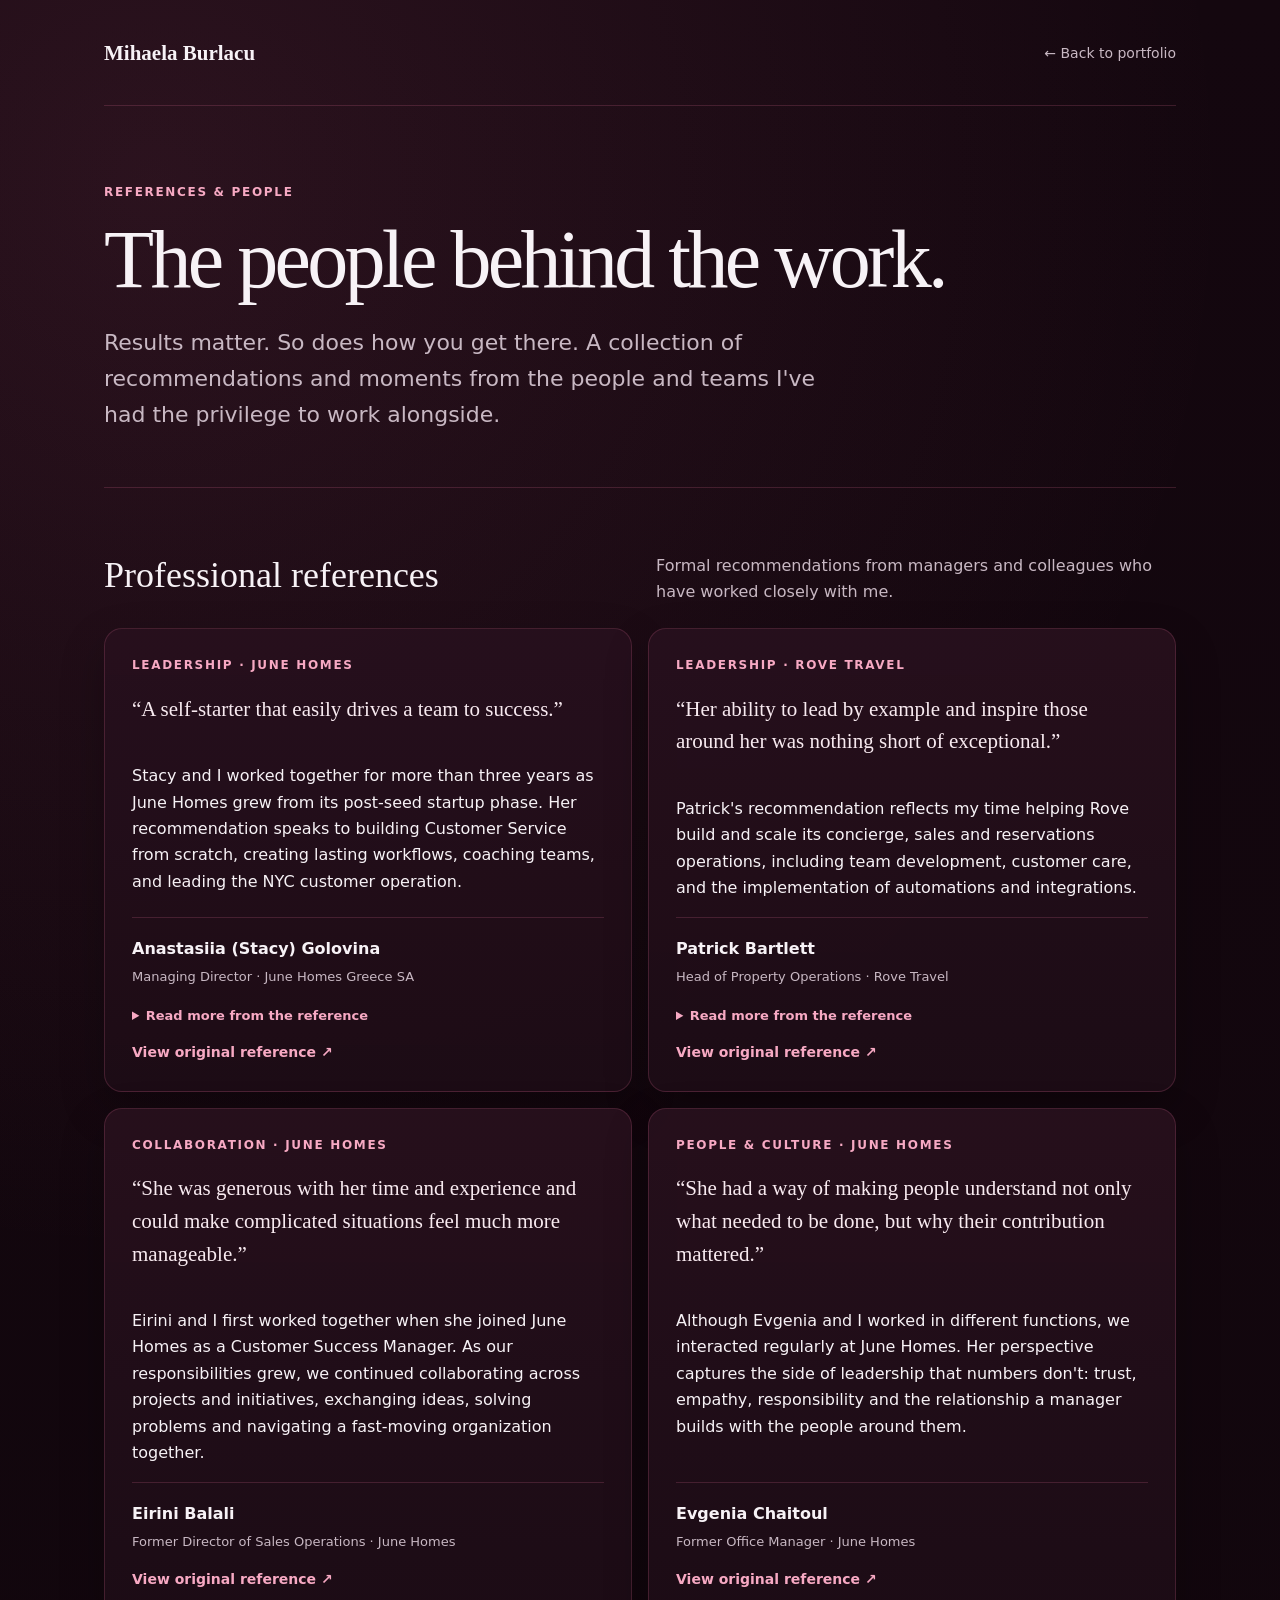
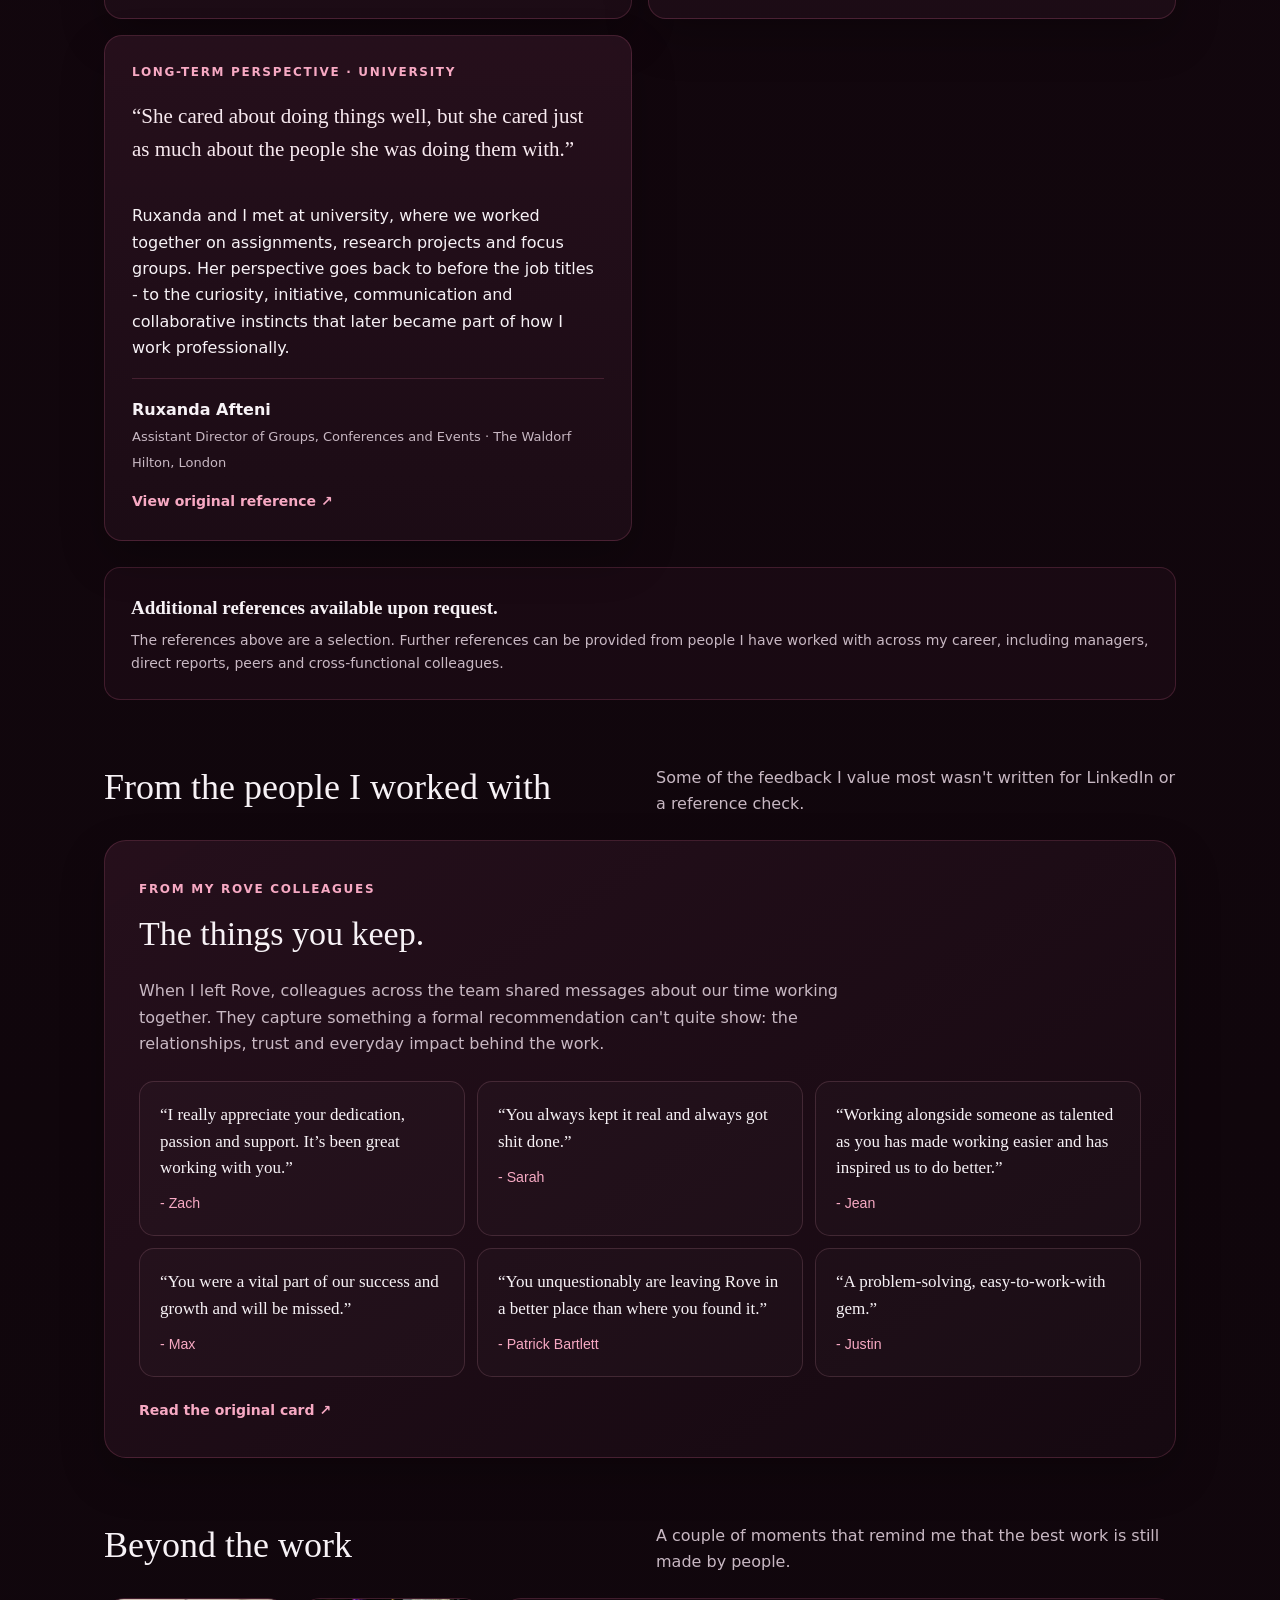
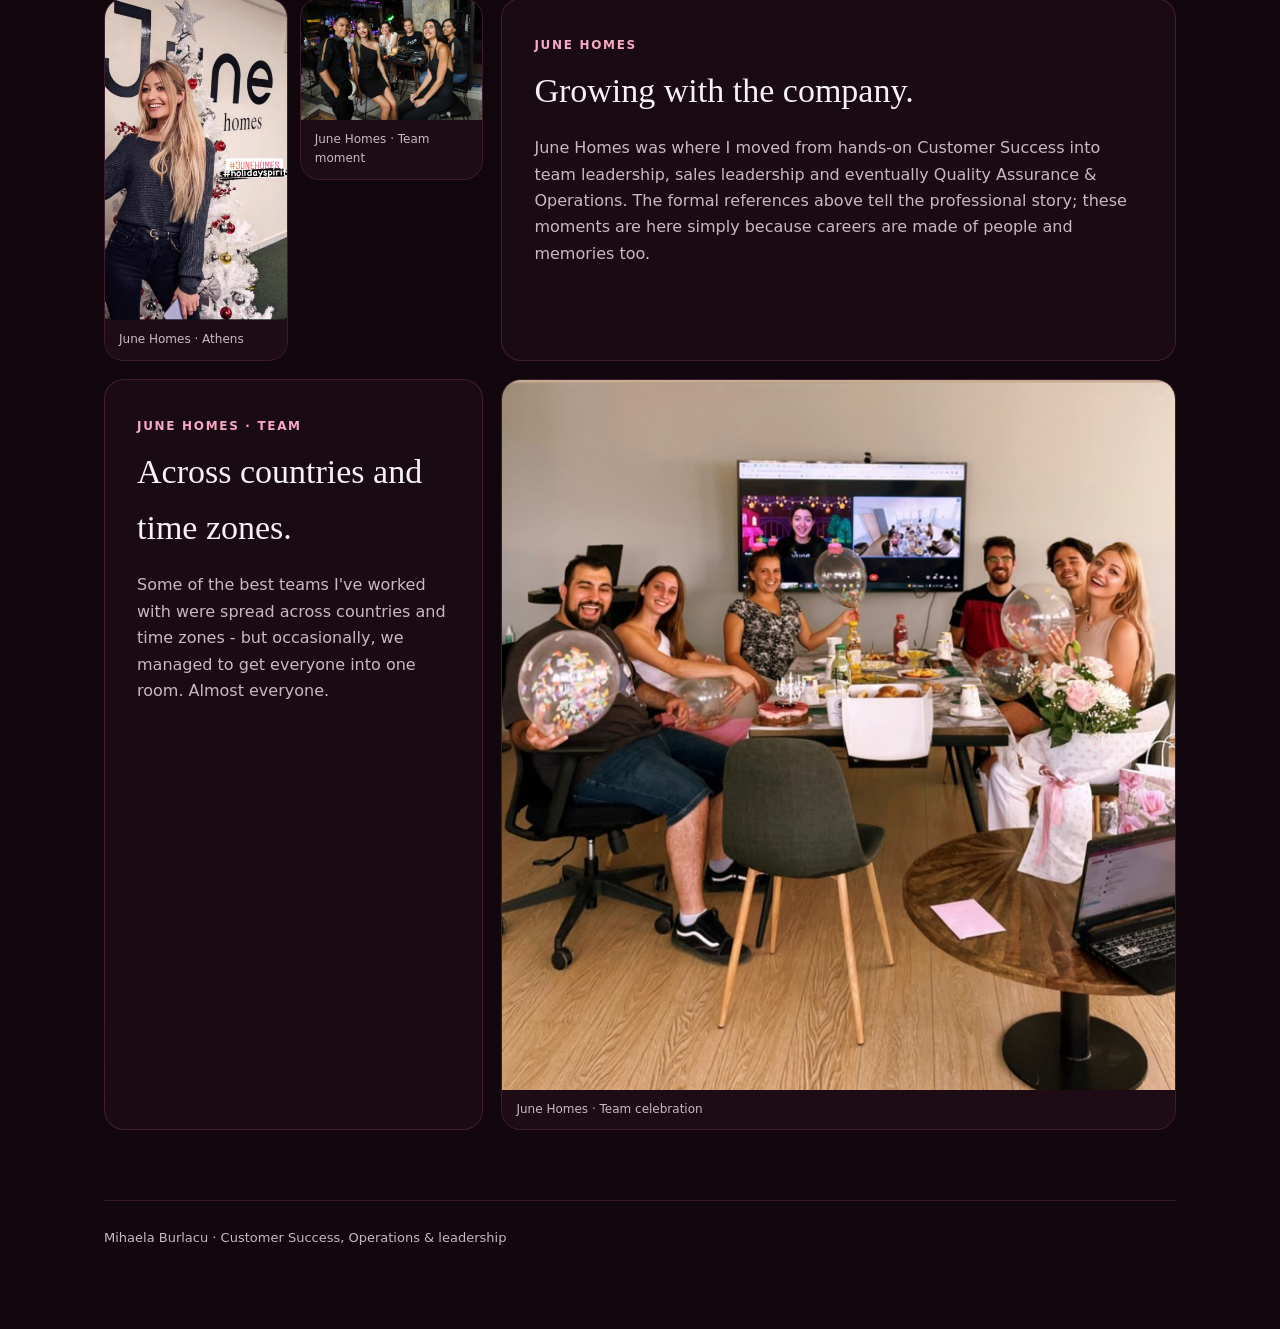
<file: references.html>
<!doctype html>
<html lang="en"><head><meta charset="utf-8"><meta name="viewport" content="width=device-width,initial-scale=1">
<meta name="description" content="Professional references and work memories for Mihaela Burlacu.">
<title>References & People - Mihaela Burlacu</title>
<link rel="icon" href="data:image/svg+xml,<svg xmlns=%22http://www.w3.org/2000/svg%22 viewBox=%220 0 100 100%22><text y=%22.9em%22 font-size=%2290%22>🤝</text></svg>">
<style>
:root{--bg:#14070f;--panel:#1d0c16;--panel2:#27101d;--text:#f7f2f6;--muted:#c8b8c3;--line:rgba(240,118,160,.18);--accent:#eb6f9b;--soft:#f7a9c3;--shadow:0 18px 45px rgba(0,0,0,.24)}
*{box-sizing:border-box}html{scroll-behavior:smooth}body{margin:0;background:radial-gradient(circle at 12% 4%,rgba(235,111,155,.11),transparent 24%),linear-gradient(180deg,var(--bg),#10060c 60%,#12070e);color:var(--text);font-family:Inter,ui-sans-serif,system-ui,-apple-system,"Segoe UI",sans-serif;line-height:1.65}a{color:inherit;text-decoration:none}.wrap{max-width:1120px;margin:auto;padding:28px 24px 80px}nav{display:flex;justify-content:space-between;align-items:center;padding:8px 0 34px;border-bottom:1px solid var(--line)}.brand{font-family:Georgia,serif;font-size:21px;font-weight:700}.back{color:var(--muted);font-size:14px}.back:hover{color:var(--soft)}
.hero{padding:72px 0 54px;border-bottom:1px solid var(--line)}.eyebrow,.kicker{color:var(--soft);font-size:12px;font-weight:800;text-transform:uppercase;letter-spacing:.14em}.hero h1{font-family:Georgia,serif;font-weight:500;font-size:clamp(48px,7vw,82px);line-height:1.08;letter-spacing:-.045em;margin:12px 0 20px}.hero p{max-width:720px;color:var(--muted);font-size:clamp(18px,2vw,22px);margin:0}
section{padding:58px 0 0}.section-head{display:flex;justify-content:space-between;gap:28px;align-items:end;margin-bottom:22px}.section-head h2{font-family:Georgia,serif;font-size:36px;font-weight:500;margin:0}.section-head p{color:var(--muted);max-width:520px;margin:0}
.refs{display:grid;grid-template-columns:repeat(2,minmax(0,1fr));gap:16px}.ref{border:1px solid var(--line);background:linear-gradient(180deg,rgba(39,16,29,.94),rgba(29,12,22,.96));border-radius:18px;padding:27px;box-shadow:var(--shadow);display:flex;flex-direction:column;min-height:330px}.ref blockquote{font-family:Georgia,serif;font-size:21px;line-height:1.55;margin:17px 0 22px;color:#f8eaf0}.person{margin-top:auto;padding-top:18px;border-top:1px solid var(--line)}.person strong{display:block}.person span{color:var(--muted);font-size:13px}.details{margin-top:16px}.details summary{cursor:pointer;color:var(--soft);font-weight:700;font-size:13px}.details p{color:var(--muted);font-size:14px}.reserved{border-style:dashed;box-shadow:none;background:rgba(39,16,29,.35);justify-content:center;min-height:220px}.reserved h3{font-family:Georgia,serif;font-weight:500;font-size:25px;margin:8px 0}.reserved p{color:var(--muted);margin:0}
.memory{border:1px solid var(--line);border-radius:22px;background:linear-gradient(145deg,rgba(39,16,29,.94),rgba(22,9,17,.98));padding:34px;box-shadow:var(--shadow)}.memory h3{font-family:Georgia,serif;font-size:34px;font-weight:500;margin:5px 0 12px}.memory>p{color:var(--muted);max-width:760px}.quotes{display:grid;grid-template-columns:repeat(2,minmax(0,1fr));gap:12px;margin-top:24px}.quote{padding:18px;border:1px solid rgba(247,169,195,.15);border-radius:14px;background:rgba(255,255,255,.018);font-family:Georgia,serif;font-size:17px}.quote small{display:block;color:var(--soft);font-family:Inter,sans-serif;margin-top:10px}
.voices{display:grid;grid-template-columns:repeat(3,minmax(0,1fr));gap:12px;margin-top:24px}.voice{padding:20px;border:1px solid rgba(247,169,195,.16);border-radius:15px;background:rgba(255,255,255,.018);font-family:Georgia,serif;font-size:17px;line-height:1.55}.voice small{display:block;color:var(--soft);font-family:Inter,sans-serif;margin-top:12px}.photo{margin:0;border:1px solid var(--line);border-radius:20px;overflow:hidden;background:rgba(39,16,29,.35)}.photo img{display:block;width:100%;height:auto;object-fit:contain;background:#12070e}.photo figcaption{padding:10px 14px;color:var(--muted);font-size:12px;background:var(--panel)}.june-gallery{display:grid;grid-template-columns:repeat(2,minmax(0,1fr));gap:12px;align-items:start}
.timeline{display:grid;grid-template-columns:.72fr 1.28fr;gap:18px}.photo-placeholder{min-height:420px;border:1px dashed rgba(247,169,195,.3);border-radius:20px;display:grid;place-items:center;text-align:center;padding:30px;background:rgba(39,16,29,.35);color:var(--muted)}.photo-placeholder strong{display:block;color:var(--text);font-family:Georgia,serif;font-size:28px;margin-bottom:8px}.story{border:1px solid var(--line);border-radius:20px;padding:32px;background:rgba(29,12,22,.86)}.story h3{font-family:Georgia,serif;font-size:34px;font-weight:500;margin:6px 0 12px}.story p{color:var(--muted)}.reference-note{margin-top:26px;padding:24px 26px;border:1px solid var(--line);border-radius:16px;background:rgba(39,16,29,.42);color:var(--muted);font-size:14px}.reference-note strong{display:block;color:var(--text);font-family:Georgia,serif;font-size:19px;margin-bottom:6px}footer{margin-top:70px;padding-top:26px;border-top:1px solid var(--line);color:var(--muted);font-size:13px}
@media(max-width:760px){.refs,.quotes,.timeline{grid-template-columns:1fr}.voices{grid-template-columns:1fr}.june-gallery{grid-template-columns:1fr}.section-head{display:block}.section-head p{margin-top:8px}.wrap{padding-left:18px;padding-right:18px}.hero{padding-top:50px}.ref{min-height:0}.photo-placeholder{min-height:280px}}
</style></head><body><div class="wrap">
<nav><a class="brand" href="index.html">Mihaela Burlacu</a><a class="back" href="index.html">← Back to portfolio</a></nav>
<header class="hero"><span class="eyebrow">References & people</span><h1>The people behind the work.</h1><p>Results matter. So does how you get there. A collection of recommendations and moments from the people and teams I've had the privilege to work alongside.</p></header>

<section><div class="section-head"><h2>Professional references</h2><p>Formal recommendations from managers and colleagues who have worked closely with me.</p></div>
<div class="refs">
<article class="ref"><span class="kicker">Leadership · June Homes</span><blockquote>“A self-starter that easily drives a team to success.”</blockquote><p>Stacy and I worked together for more than three years as June Homes grew from its post-seed startup phase. Her recommendation speaks to building Customer Service from scratch, creating lasting workflows, coaching teams, and leading the NYC customer operation.</p><div class="person"><strong>Anastasiia (Stacy) Golovina</strong><span>Managing Director · June Homes Greece SA</span></div><details class="details"><summary>Read more from the reference</summary><p>Stacy highlighted the NYC sales and support team I built to more than 15 representatives, generating over $700K monthly with customer satisfaction above 89%, alongside an empathetic leadership style focused on lasting customer relationships.</p></details><a class="back" style="margin-top:14px;color:var(--soft);font-weight:700" href="references/Mihaela_reference_letter_from%20Stacy.pdf" target="_blank">View original reference ↗</a></article>
<article class="ref"><span class="kicker">Leadership · Rove Travel</span><blockquote>“Her ability to lead by example and inspire those around her was nothing short of exceptional.”</blockquote><p>Patrick's recommendation reflects my time helping Rove build and scale its concierge, sales and reservations operations, including team development, customer care, and the implementation of automations and integrations.</p><div class="person"><strong>Patrick Bartlett</strong><span>Head of Property Operations · Rove Travel</span></div><details class="details"><summary>Read more from the reference</summary><p>He describes a blend of customer-service leadership, technical problem-solving, team building and a collaborative environment where people felt valued and motivated to perform at their best.</p></details><a class="back" style="margin-top:14px;color:var(--soft);font-weight:700" href="references/Mihaela%20Burlacu%20Rove%20Recommendation%20Letter%20PBartlett.docx.pdf" target="_blank">View original reference ↗</a></article>
<article class="ref"><span class="kicker">Collaboration · June Homes</span><blockquote>“She was generous with her time and experience and could make complicated situations feel much more manageable.”</blockquote><p>Eirini and I first worked together when she joined June Homes as a Customer Success Manager. As our responsibilities grew, we continued collaborating across projects and initiatives, exchanging ideas, solving problems and navigating a fast-moving organization together.</p><div class="person"><strong>Eirini Balali</strong><span>Former Director of Sales Operations · June Homes</span></div><a class="back" style="margin-top:14px;color:var(--soft);font-weight:700" href="references/Eirini%20Balali%20for%20Michaela%20Reference%20Letter.pdf" target="_blank">View original reference ↗</a></article>
<article class="ref"><span class="kicker">People & culture · June Homes</span><blockquote>“She had a way of making people understand not only what needed to be done, but why their contribution mattered.”</blockquote><p>Although Evgenia and I worked in different functions, we interacted regularly at June Homes. Her perspective captures the side of leadership that numbers don't: trust, empathy, responsibility and the relationship a manager builds with the people around them.</p><div class="person"><strong>Evgenia Chaitoul</strong><span>Former Office Manager · June Homes</span></div><a class="back" style="margin-top:14px;color:var(--soft);font-weight:700" href="references/Evgenia%20Chaitoul%20Reference%20Letter.pdf" target="_blank">View original reference ↗</a></article>
<article class="ref"><span class="kicker">Long-term perspective · University</span><blockquote>“She cared about doing things well, but she cared just as much about the people she was doing them with.”</blockquote><p>Ruxanda and I met at university, where we worked together on assignments, research projects and focus groups. Her perspective goes back to before the job titles - to the curiosity, initiative, communication and collaborative instincts that later became part of how I work professionally.</p><div class="person"><strong>Ruxanda Afteni</strong><span>Assistant Director of Groups, Conferences and Events · The Waldorf Hilton, London</span></div><a class="back" style="margin-top:14px;color:var(--soft);font-weight:700" href="references/Ruxanda%20Afteni%20Letter%20of%20Recommendation%20Mihaela%20Burlacu.pdf" target="_blank">View original reference ↗</a></article>
</div><div class="reference-note"><strong>Additional references available upon request.</strong>The references above are a selection. Further references can be provided from people I have worked with across my career, including managers, direct reports, peers and cross-functional colleagues.</div></section>

<section><div class="section-head"><h2>From the people I worked with</h2><p>Some of the feedback I value most wasn't written for LinkedIn or a reference check.</p></div>
<div class="memory"><span class="kicker">From my Rove colleagues</span><h3>The things you keep.</h3><p>When I left Rove, colleagues across the team shared messages about our time working together. They capture something a formal recommendation can't quite show: the relationships, trust and everyday impact behind the work.</p>
<div class="voices">
<div class="voice">“I really appreciate your dedication, passion and support. It’s been great working with you.”<small>- Zach</small></div>
<div class="voice">“You always kept it real and always got shit done.”<small>- Sarah</small></div>
<div class="voice">“Working alongside someone as talented as you has made working easier and has inspired us to do better.”<small>- Jean</small></div>
<div class="voice">“You were a vital part of our success and growth and will be missed.”<small>- Max</small></div>
<div class="voice">“You unquestionably are leaving Rove in a better place than where you found it.”<small>- Patrick Bartlett</small></div>
<div class="voice">“A problem-solving, easy-to-work-with gem.”<small>- Justin</small></div>
</div><a class="back" style="display:inline-block;margin-top:22px;color:var(--soft);font-weight:700" href="https://www.groupgreeting.com/card/0053c18a73efc8e/delivered" target="_blank" rel="noopener noreferrer">Read the original card ↗</a></div></section>

<section><div class="section-head"><h2>Beyond the work</h2><p>A couple of moments that remind me that the best work is still made by people.</p></div>
<div class="timeline">
<div class="june-gallery">
<figure class="photo"><img src="images/IMG_6919.PNG" alt="Mihaela at a June Homes holiday event in Athens" loading="lazy"><figcaption>June Homes · Athens</figcaption></figure>
<figure class="photo"><img src="images/unnamed%20(1).jpg" alt="June Homes colleagues together at a table" loading="lazy"><figcaption>June Homes · Team moment</figcaption></figure>
</div>
<div class="story"><span class="kicker">June Homes</span><h3>Growing with the company.</h3><p>June Homes was where I moved from hands-on Customer Success into team leadership, sales leadership and eventually Quality Assurance & Operations. The formal references above tell the professional story; these moments are here simply because careers are made of people and memories too.</p></div>
</div>
<div class="timeline" style="margin-top:18px">
<div class="story"><span class="kicker">June Homes · Team</span><h3>Across countries and time zones.</h3><p>Some of the best teams I've worked with were spread across countries and time zones - but occasionally, we managed to get everyone into one room. Almost everyone.</p></div>
<figure class="photo"><img src="images/IMG_6926.PNG" alt="June Homes team celebration with remote colleagues joining on screen" loading="lazy"><figcaption>June Homes · Team celebration</figcaption></figure>
</div></section>
<footer>Mihaela Burlacu · Customer Success, Operations & leadership</footer>
</div></body></html>
</file>
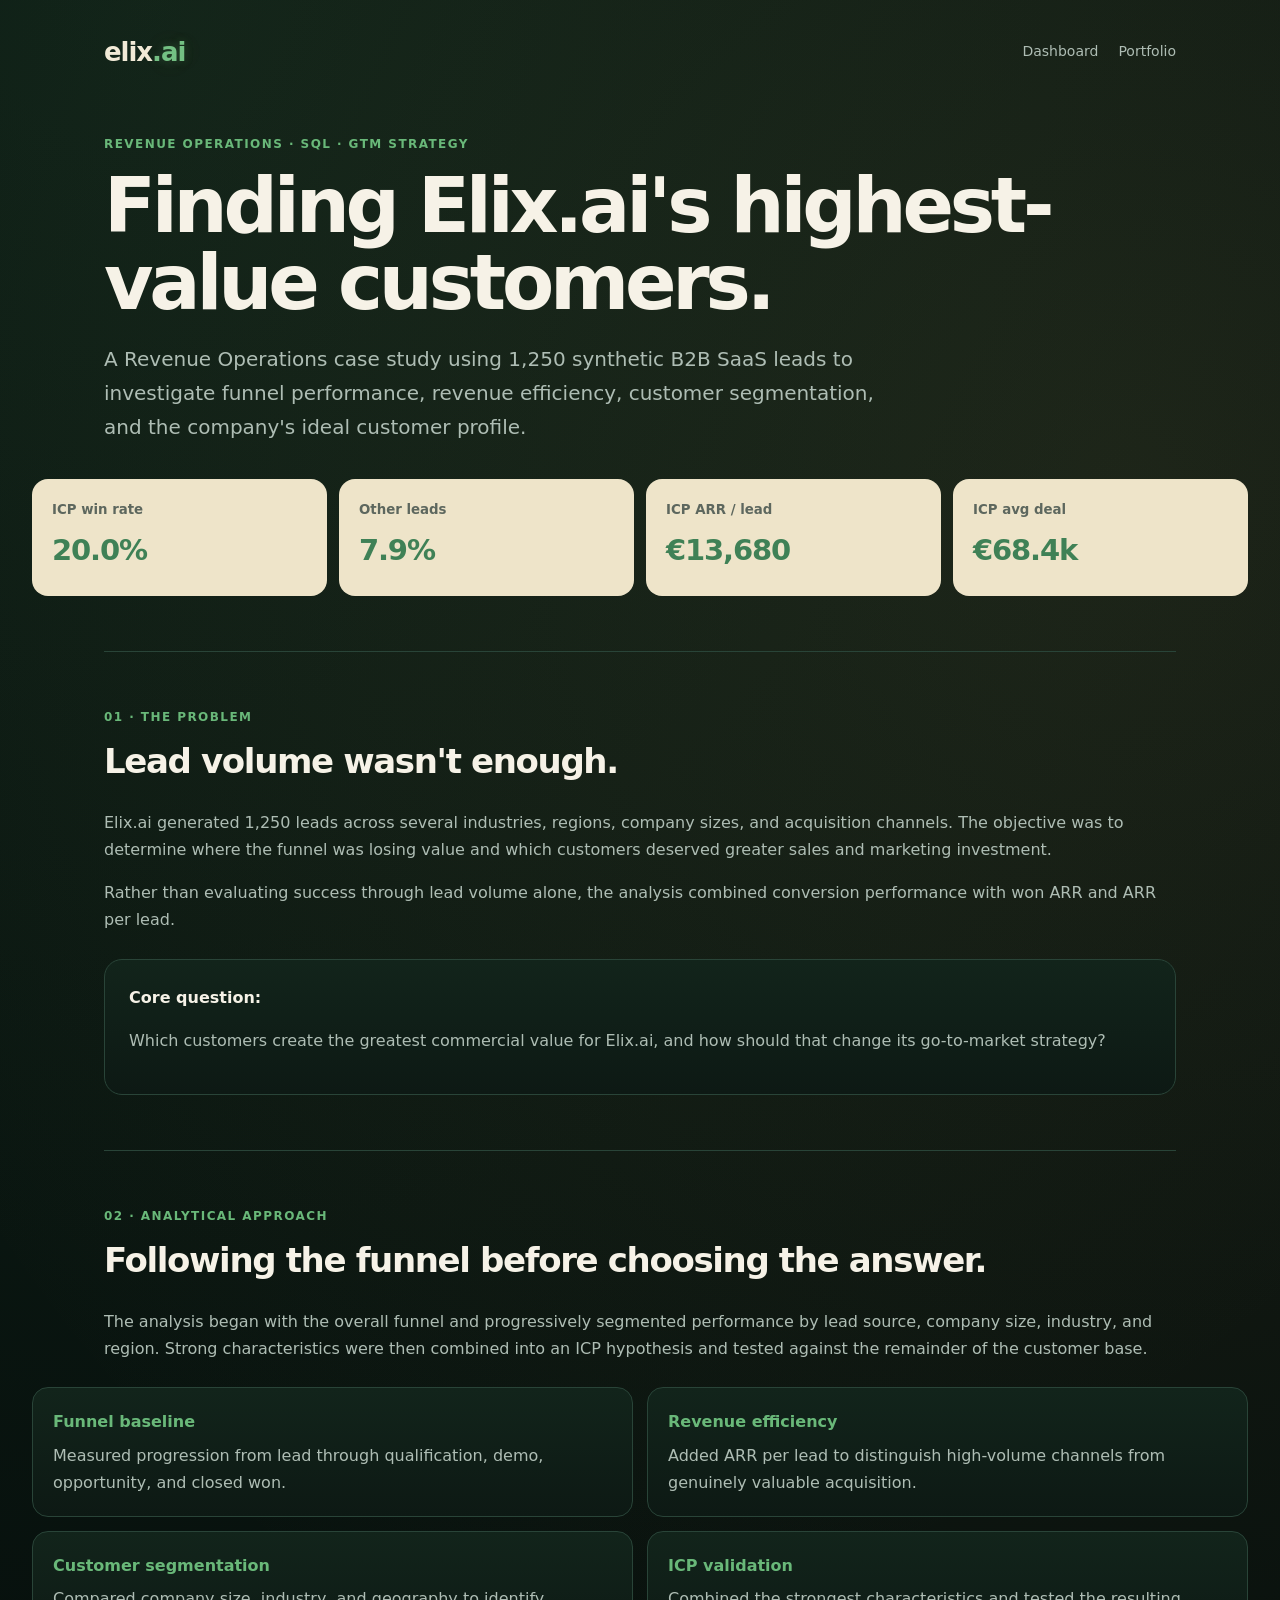
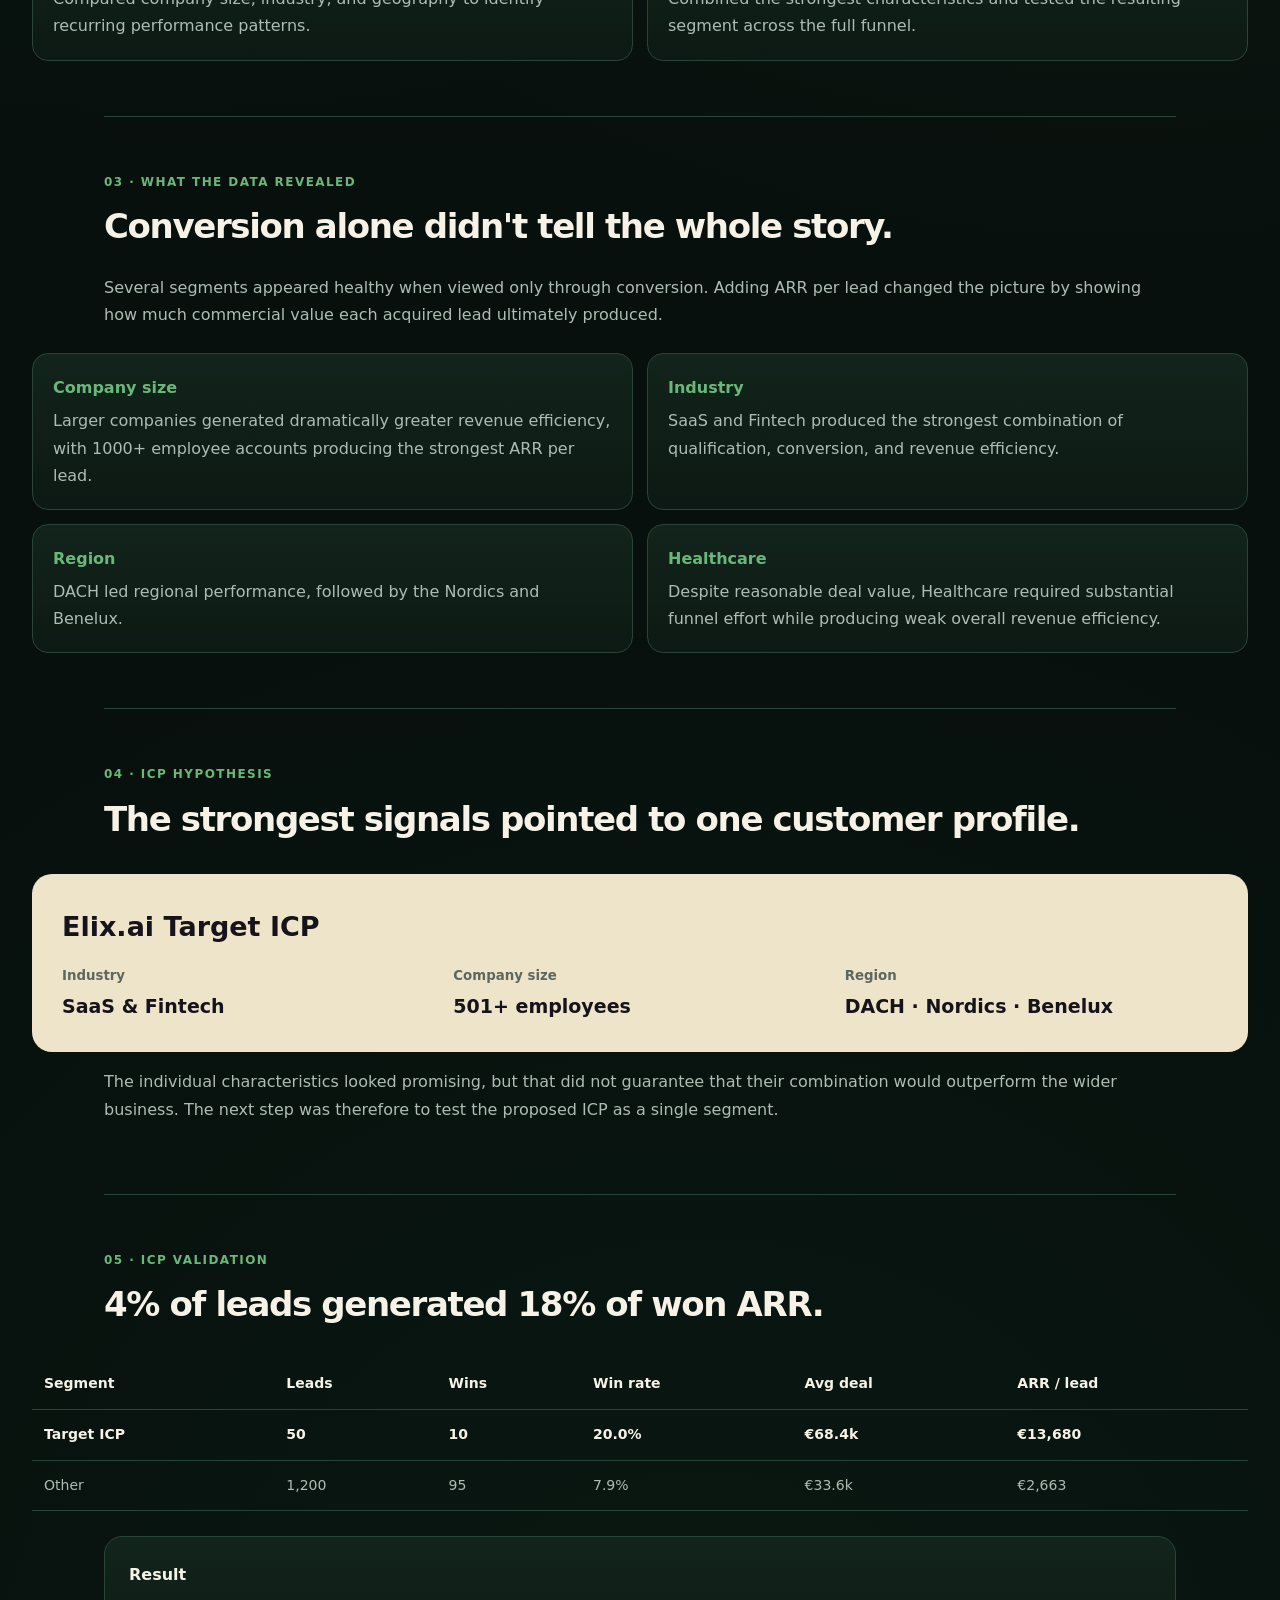
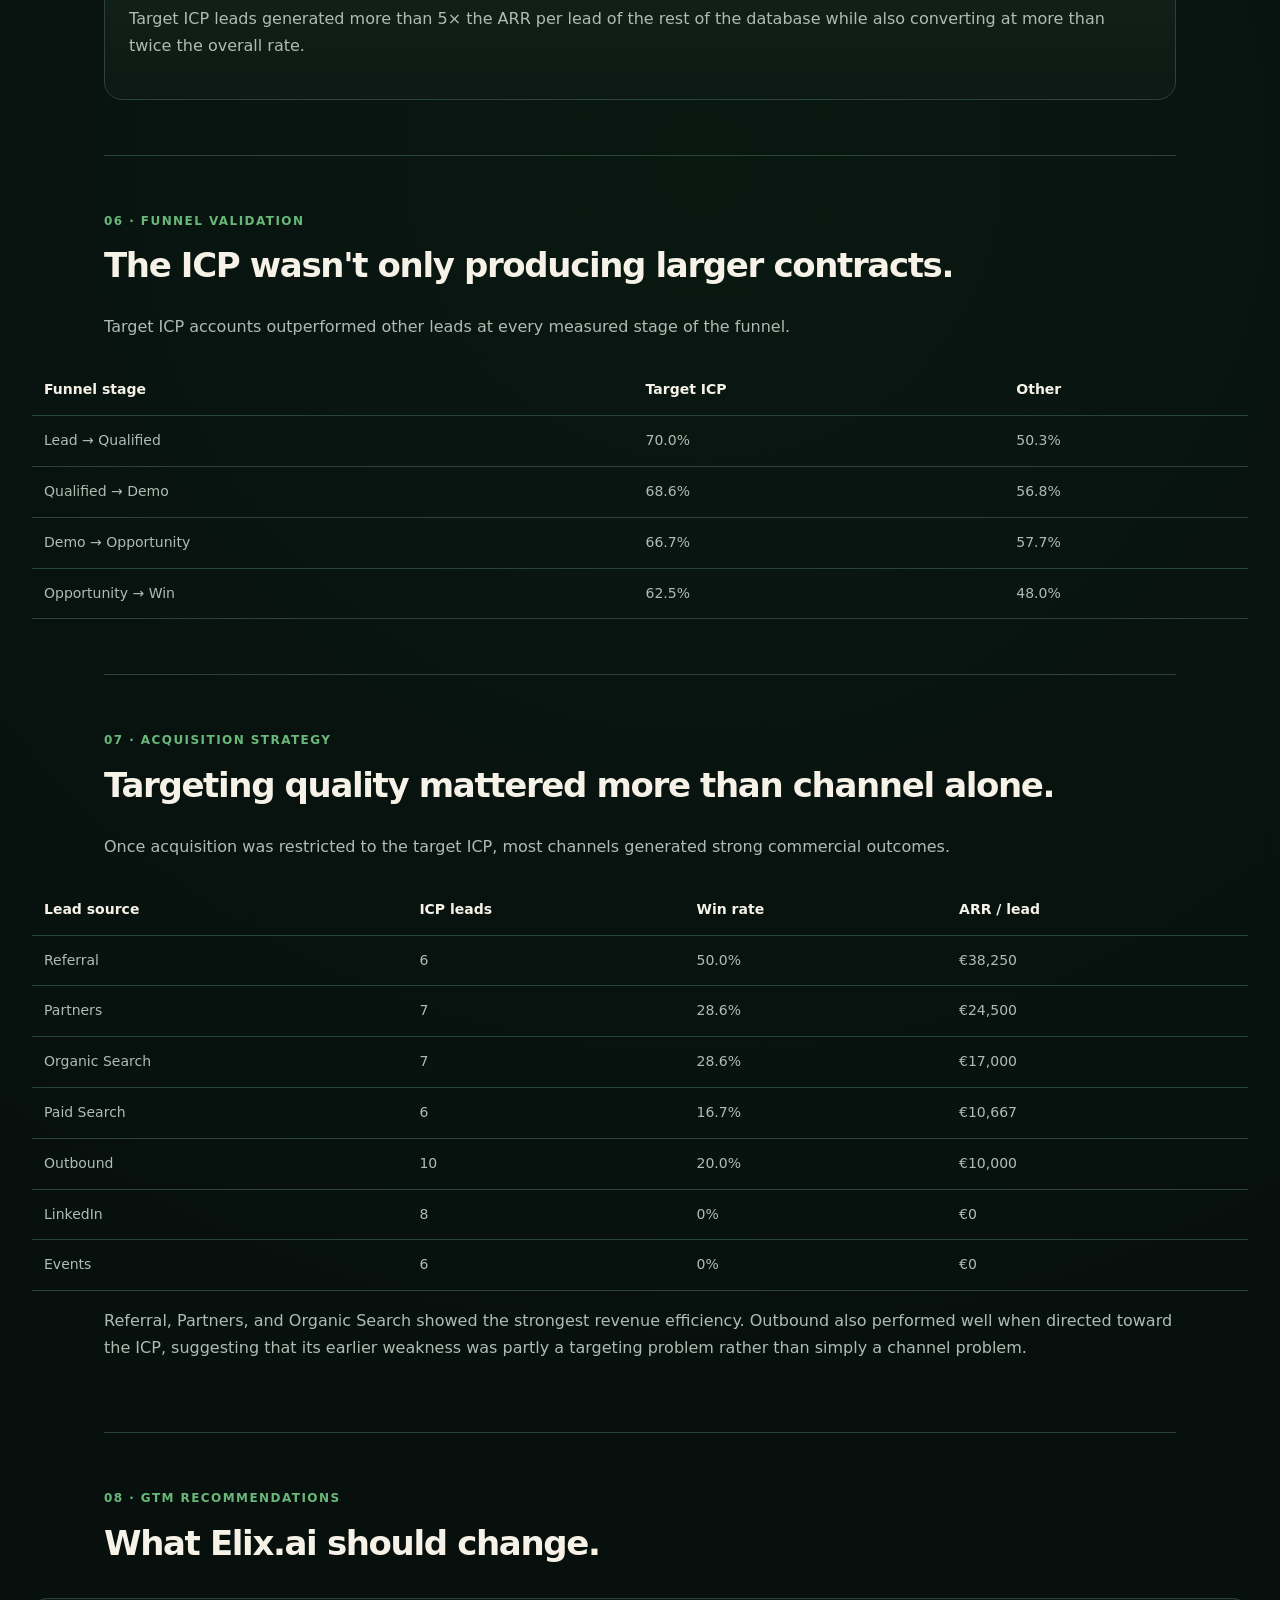
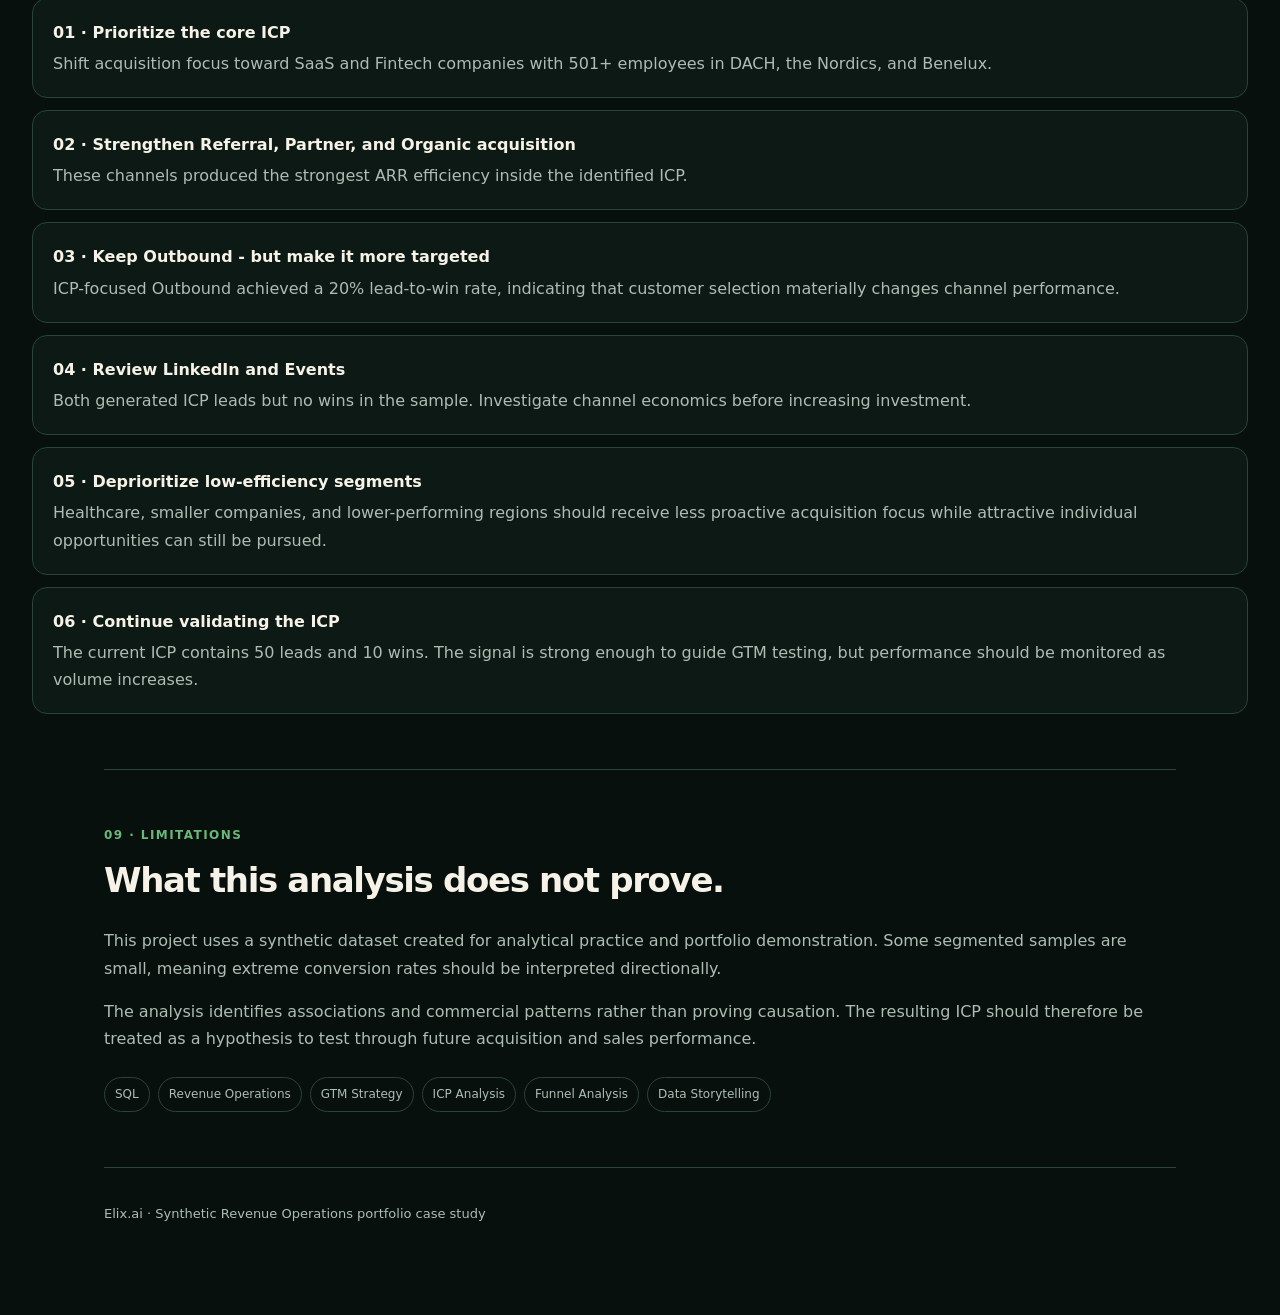
<file: projects/elixai/case-study.html>
<!doctype html>
<html lang="en">
<head>
<meta charset="utf-8">
<meta name="viewport" content="width=device-width, initial-scale=1">

<title>Elix.ai - Revenue Operations Case Study</title>

<style>
:root{
  --bg:#07100d;
  --panel:#0d1914;
  --panel2:#12241b;
  --text:#f6f2e7;
  --muted:#aebdb4;
  --line:#294438;
  --accent:#69b879;
  --accent2:#d2a85f;
  --cream:#eee4c9;
}

*{box-sizing:border-box}

body{
  margin:0;
  background:
    radial-gradient(circle at 12% 0%,rgba(69,154,98,.13),transparent 28%),
    radial-gradient(circle at 88% 8%,rgba(210,168,95,.10),transparent 24%),
    radial-gradient(circle at 55% 55%,rgba(39,116,75,.08),transparent 35%),
    var(--bg);
  color:var(--text);
  font-family:Inter,system-ui,-apple-system,BlinkMacSystemFont,"Segoe UI",sans-serif;
  line-height:1.7;
}

a{color:inherit}

.wrap{
  max-width:1050px;
  margin:auto;
  padding:30px 24px 90px;
}

nav{
  display:flex;
  justify-content:space-between;
  align-items:center;
  margin-bottom:60px;
}

.brand{
  font-size:26px;
  font-weight:800;
  letter-spacing:-.04em;
}

.brand{color:#f2ead7}
.brand span{color:#73c083;text-shadow:0 0 10px rgba(105,184,121,.24),0 0 26px rgba(210,168,95,.12)}

.navlinks{
  display:flex;
  gap:20px;
}

.navlinks a{
  text-decoration:none;
  color:var(--muted);
  font-size:14px;
}

.eyebrow{
  color:var(--accent);
  font-size:12px;
  font-weight:800;
  letter-spacing:.12em;
  text-transform:uppercase;
}

h1{
  font-size:clamp(44px,7vw,76px);
  line-height:1.02;
  letter-spacing:-.055em;
  margin:12px 0 20px;
}

.intro{
  color:var(--muted);
  font-size:20px;
  max-width:800px;
}

.hero{
  padding-bottom:55px;
  border-bottom:1px solid var(--line);
}

.metrics{
  display:grid;
  grid-template-columns:repeat(4,1fr);
  gap:12px;
  margin-top:35px;
}

.metric{
  background:var(--cream);
  color:#172019;
  padding:20px;
  border-radius:16px;
}

.metric small{
  display:block;
  color:#5d675e;
  font-weight:700;
}

.metric strong{
  display:block;
  color:#3f8156;
  font-size:29px;
  margin-top:5px;
  letter-spacing:-.04em;
}

section{
  padding:55px 0;
  border-bottom:1px solid var(--line);
}

.section-number{
  color:var(--accent);
  font-size:12px;
  font-weight:800;
  letter-spacing:.12em;
  text-transform:uppercase;
}

h2{
  font-size:34px;
  letter-spacing:-.04em;
  margin:6px 0 18px;
}

h3{
  font-size:20px;
  margin-top:30px;
}

p{color:var(--muted)}

.callout{
  margin-top:25px;
  padding:24px;
  border:1px solid var(--line);
  border-radius:18px;
  background:linear-gradient(180deg,var(--panel2),var(--panel));
}

.callout strong{
  color:var(--text);
}

.findings{
  display:grid;
  grid-template-columns:repeat(2,1fr);
  gap:14px;
  margin-top:25px;
}

.finding{
  padding:20px;
  background:linear-gradient(180deg,var(--panel2),var(--panel));
  border:1px solid var(--line);
  border-radius:16px;
}

.finding strong{
  display:block;
  color:var(--accent);
  margin-bottom:6px;
}

.finding p{
  margin:0;
}

.icp{
  margin-top:25px;
  padding:30px;
  border-radius:20px;
  background:var(--cream);
  color:#17131b;
}

.icp h3{
  margin:0 0 15px;
  font-size:27px;
}

.icp-grid{
  display:grid;
  grid-template-columns:repeat(3,1fr);
  gap:18px;
}

.icp-item small{
  display:block;
  color:#5d675e;
  font-weight:700;
}

.icp-item strong{
  display:block;
  font-size:19px;
  margin-top:3px;
}

table{
  width:100%;
  border-collapse:collapse;
  margin-top:25px;
  font-size:14px;
}

th,td{
  text-align:left;
  padding:13px 12px;
  border-bottom:1px solid var(--line);
}

th{color:var(--text)}
td{color:var(--muted)}

.highlight td{
  color:var(--text);
  font-weight:700;
}

.actions{
  display:grid;
  gap:12px;
  margin-top:25px;
}

.action{
  padding:20px;
  border:1px solid var(--line);
  border-radius:15px;
  background:#0d1914;
}

.action strong{
  display:block;
  margin-bottom:4px;
}

.action span{
  color:var(--muted);
}

.tags{
  display:flex;
  flex-wrap:wrap;
  gap:8px;
  margin-top:25px;
}

.tag{
  border:1px solid var(--line);
  border-radius:999px;
  padding:6px 10px;
  color:var(--muted);
  font-size:12px;
}

footer{
  padding-top:35px;
  color:var(--muted);
  font-size:13px;
}

@media(max-width:800px){
  .metrics,
  .findings,
  .icp-grid{
    grid-template-columns:1fr 1fr;
  }
}

@media(max-width:520px){
  .metrics,
  .findings,
  .icp-grid{
    grid-template-columns:1fr;
  }

  .navlinks{
    gap:10px;
  }
}

/* Keep narrative readable, let data visuals break wider */
@media (min-width: 1200px){
  .wrap{max-width:1120px}
  .metrics,.findings,.icp,table,.actions{
    width:min(1420px,calc(100vw - 64px));
    margin-left:50%;
    transform:translateX(-50%);
  }
  .metrics{grid-template-columns:repeat(4,minmax(0,1fr))}
  .findings{grid-template-columns:repeat(2,minmax(0,1fr))}
}
@media (min-width: 1600px){
  .metrics,.findings,.icp,table,.actions{width:min(1520px,calc(100vw - 80px))}
}
</style>
  <link rel="icon" href="data:image/svg+xml,%3Csvg xmlns='http://www.w3.org/2000/svg' viewBox='0 0 64 64'%3E%3Crect width='64' height='64' rx='16' fill='%2307100d'/%3E%3Cpath d='M25 10h14M28 10v16L17 46c-3 6 1 9 7 9h16c6 0 10-3 7-9L36 26V10' fill='none' stroke='%2369b879' stroke-width='4' stroke-linecap='round'/%3E%3Cpath d='M21 43c8-5 15 5 24-1' stroke='%23d2a85f' stroke-width='4'/%3E%3C/svg%3E">
</head>

<body>

<div class="wrap">

<nav>
  <div class="brand">elix<span>.ai</span></div>

  <div class="navlinks">
    <a href="index.html">Dashboard</a>
    <a href="../../index.html">Portfolio</a>
  </div>
</nav>


<header class="hero">

  <div class="eyebrow">
    Revenue Operations · SQL · GTM Strategy
  </div>

  <h1>
    Finding Elix.ai's highest-value customers.
  </h1>

  <p class="intro">
    A Revenue Operations case study using 1,250 synthetic B2B SaaS leads
    to investigate funnel performance, revenue efficiency, customer
    segmentation, and the company's ideal customer profile.
  </p>


  <div class="metrics">

    <div class="metric">
      <small>ICP win rate</small>
      <strong>20.0%</strong>
    </div>

    <div class="metric">
      <small>Other leads</small>
      <strong>7.9%</strong>
    </div>

    <div class="metric">
      <small>ICP ARR / lead</small>
      <strong>€13,680</strong>
    </div>

    <div class="metric">
      <small>ICP avg deal</small>
      <strong>€68.4k</strong>
    </div>

  </div>

</header>


<section>

  <div class="section-number">01 · The problem</div>

  <h2>
    Lead volume wasn't enough.
  </h2>

  <p>
    Elix.ai generated 1,250 leads across several industries, regions,
    company sizes, and acquisition channels. The objective was to determine
    where the funnel was losing value and which customers deserved greater
    sales and marketing investment.
  </p>

  <p>
    Rather than evaluating success through lead volume alone, the analysis
    combined conversion performance with won ARR and ARR per lead.
  </p>

  <div class="callout">
    <strong>Core question:</strong>
    <p>
      Which customers create the greatest commercial value for Elix.ai,
      and how should that change its go-to-market strategy?
    </p>
  </div>

</section>


<section>

  <div class="section-number">02 · Analytical approach</div>

  <h2>
    Following the funnel before choosing the answer.
  </h2>

  <p>
    The analysis began with the overall funnel and progressively segmented
    performance by lead source, company size, industry, and region.
    Strong characteristics were then combined into an ICP hypothesis and
    tested against the remainder of the customer base.
  </p>


  <div class="findings">

    <div class="finding">
      <strong>Funnel baseline</strong>
      <p>
        Measured progression from lead through qualification, demo,
        opportunity, and closed won.
      </p>
    </div>

    <div class="finding">
      <strong>Revenue efficiency</strong>
      <p>
        Added ARR per lead to distinguish high-volume channels from
        genuinely valuable acquisition.
      </p>
    </div>

    <div class="finding">
      <strong>Customer segmentation</strong>
      <p>
        Compared company size, industry, and geography to identify
        recurring performance patterns.
      </p>
    </div>

    <div class="finding">
      <strong>ICP validation</strong>
      <p>
        Combined the strongest characteristics and tested the resulting
        segment across the full funnel.
      </p>
    </div>

  </div>

</section>


<section>

  <div class="section-number">03 · What the data revealed</div>

  <h2>
    Conversion alone didn't tell the whole story.
  </h2>

  <p>
    Several segments appeared healthy when viewed only through conversion.
    Adding ARR per lead changed the picture by showing how much commercial
    value each acquired lead ultimately produced.
  </p>


  <div class="findings">

    <div class="finding">
      <strong>Company size</strong>
      <p>
        Larger companies generated dramatically greater revenue efficiency,
        with 1000+ employee accounts producing the strongest ARR per lead.
      </p>
    </div>

    <div class="finding">
      <strong>Industry</strong>
      <p>
        SaaS and Fintech produced the strongest combination of qualification,
        conversion, and revenue efficiency.
      </p>
    </div>

    <div class="finding">
      <strong>Region</strong>
      <p>
        DACH led regional performance, followed by the Nordics and Benelux.
      </p>
    </div>

    <div class="finding">
      <strong>Healthcare</strong>
      <p>
        Despite reasonable deal value, Healthcare required substantial funnel
        effort while producing weak overall revenue efficiency.
      </p>
    </div>

  </div>

</section>


<section>

  <div class="section-number">04 · ICP hypothesis</div>

  <h2>
    The strongest signals pointed to one customer profile.
  </h2>


  <div class="icp">

    <h3>Elix.ai Target ICP</h3>

    <div class="icp-grid">

      <div class="icp-item">
        <small>Industry</small>
        <strong>SaaS & Fintech</strong>
      </div>

      <div class="icp-item">
        <small>Company size</small>
        <strong>501+ employees</strong>
      </div>

      <div class="icp-item">
        <small>Region</small>
        <strong>DACH · Nordics · Benelux</strong>
      </div>

    </div>

  </div>


  <p>
    The individual characteristics looked promising, but that did not
    guarantee that their combination would outperform the wider business.
    The next step was therefore to test the proposed ICP as a single segment.
  </p>

</section>


<section>

  <div class="section-number">05 · ICP validation</div>

  <h2>
    4% of leads generated 18% of won ARR.
  </h2>


  <table>

    <thead>
      <tr>
        <th>Segment</th>
        <th>Leads</th>
        <th>Wins</th>
        <th>Win rate</th>
        <th>Avg deal</th>
        <th>ARR / lead</th>
      </tr>
    </thead>

    <tbody>

      <tr class="highlight">
        <td>Target ICP</td>
        <td>50</td>
        <td>10</td>
        <td>20.0%</td>
        <td>€68.4k</td>
        <td>€13,680</td>
      </tr>

      <tr>
        <td>Other</td>
        <td>1,200</td>
        <td>95</td>
        <td>7.9%</td>
        <td>€33.6k</td>
        <td>€2,663</td>
      </tr>

    </tbody>

  </table>


  <div class="callout">

    <strong>Result</strong>

    <p>
      Target ICP leads generated more than 5× the ARR per lead of the rest
      of the database while also converting at more than twice the overall
      rate.
    </p>

  </div>

</section>


<section>

  <div class="section-number">06 · Funnel validation</div>

  <h2>
    The ICP wasn't only producing larger contracts.
  </h2>

  <p>
    Target ICP accounts outperformed other leads at every measured stage
    of the funnel.
  </p>


  <table>

    <thead>
      <tr>
        <th>Funnel stage</th>
        <th>Target ICP</th>
        <th>Other</th>
      </tr>
    </thead>

    <tbody>

      <tr>
        <td>Lead → Qualified</td>
        <td>70.0%</td>
        <td>50.3%</td>
      </tr>

      <tr>
        <td>Qualified → Demo</td>
        <td>68.6%</td>
        <td>56.8%</td>
      </tr>

      <tr>
        <td>Demo → Opportunity</td>
        <td>66.7%</td>
        <td>57.7%</td>
      </tr>

      <tr>
        <td>Opportunity → Win</td>
        <td>62.5%</td>
        <td>48.0%</td>
      </tr>

    </tbody>

  </table>

</section>


<section>

  <div class="section-number">07 · Acquisition strategy</div>

  <h2>
    Targeting quality mattered more than channel alone.
  </h2>

  <p>
    Once acquisition was restricted to the target ICP, most channels
    generated strong commercial outcomes.
  </p>


  <table>

    <thead>
      <tr>
        <th>Lead source</th>
        <th>ICP leads</th>
        <th>Win rate</th>
        <th>ARR / lead</th>
      </tr>
    </thead>

    <tbody>

      <tr>
        <td>Referral</td>
        <td>6</td>
        <td>50.0%</td>
        <td>€38,250</td>
      </tr>

      <tr>
        <td>Partners</td>
        <td>7</td>
        <td>28.6%</td>
        <td>€24,500</td>
      </tr>

      <tr>
        <td>Organic Search</td>
        <td>7</td>
        <td>28.6%</td>
        <td>€17,000</td>
      </tr>

      <tr>
        <td>Paid Search</td>
        <td>6</td>
        <td>16.7%</td>
        <td>€10,667</td>
      </tr>

      <tr>
        <td>Outbound</td>
        <td>10</td>
        <td>20.0%</td>
        <td>€10,000</td>
      </tr>

      <tr>
        <td>LinkedIn</td>
        <td>8</td>
        <td>0%</td>
        <td>€0</td>
      </tr>

      <tr>
        <td>Events</td>
        <td>6</td>
        <td>0%</td>
        <td>€0</td>
      </tr>

    </tbody>

  </table>

  <p>
    Referral, Partners, and Organic Search showed the strongest revenue
    efficiency. Outbound also performed well when directed toward the ICP,
    suggesting that its earlier weakness was partly a targeting problem
    rather than simply a channel problem.
  </p>

</section>


<section>

  <div class="section-number">08 · GTM recommendations</div>

  <h2>
    What Elix.ai should change.
  </h2>


  <div class="actions">

    <div class="action">
      <strong>01 · Prioritize the core ICP</strong>
      <span>
        Shift acquisition focus toward SaaS and Fintech companies with
        501+ employees in DACH, the Nordics, and Benelux.
      </span>
    </div>

    <div class="action">
      <strong>02 · Strengthen Referral, Partner, and Organic acquisition</strong>
      <span>
        These channels produced the strongest ARR efficiency inside the
        identified ICP.
      </span>
    </div>

    <div class="action">
      <strong>03 · Keep Outbound - but make it more targeted</strong>
      <span>
        ICP-focused Outbound achieved a 20% lead-to-win rate, indicating
        that customer selection materially changes channel performance.
      </span>
    </div>

    <div class="action">
      <strong>04 · Review LinkedIn and Events</strong>
      <span>
        Both generated ICP leads but no wins in the sample. Investigate
        channel economics before increasing investment.
      </span>
    </div>

    <div class="action">
      <strong>05 · Deprioritize low-efficiency segments</strong>
      <span>
        Healthcare, smaller companies, and lower-performing regions should
        receive less proactive acquisition focus while attractive individual
        opportunities can still be pursued.
      </span>
    </div>

    <div class="action">
      <strong>06 · Continue validating the ICP</strong>
      <span>
        The current ICP contains 50 leads and 10 wins. The signal is strong
        enough to guide GTM testing, but performance should be monitored as
        volume increases.
      </span>
    </div>

  </div>

</section>


<section>

  <div class="section-number">09 · Limitations</div>

  <h2>
    What this analysis does not prove.
  </h2>

  <p>
    This project uses a synthetic dataset created for analytical practice
    and portfolio demonstration. Some segmented samples are small, meaning
    extreme conversion rates should be interpreted directionally.
  </p>

  <p>
    The analysis identifies associations and commercial patterns rather than
    proving causation. The resulting ICP should therefore be treated as a
    hypothesis to test through future acquisition and sales performance.
  </p>


  <div class="tags">
    <span class="tag">SQL</span>
    <span class="tag">Revenue Operations</span>
    <span class="tag">GTM Strategy</span>
    <span class="tag">ICP Analysis</span>
    <span class="tag">Funnel Analysis</span>
    <span class="tag">Data Storytelling</span>
  </div>

</section>


<footer>
  Elix.ai · Synthetic Revenue Operations portfolio case study
</footer>

</div>

</body>
</html>
</file>
<file: projects/astrojob/app/board-demo-20260912.css>
:root {
  --bg: #0b0d10;
  --panel: #12151a;
  --panel-2: #171b21;
  --line: #272d36;
  --text: #f3f5f7;
  --muted: #9ca5b3;
  --accent: #b9ff66;
  --accent-ink: #17200e;
  --danger: #ff7a7a;
  --warning: #ffd166;
  --radius: 18px;
}
* { box-sizing: border-box; }
body {
  margin: 0;
  min-height: 100vh;
  font-family: Inter, system-ui, -apple-system, BlinkMacSystemFont, "Segoe UI", sans-serif;
  background: radial-gradient(circle at 12% 0%, #172119 0, transparent 32%), var(--bg);
  color: var(--text);
}
button, input, select { font: inherit; }
.shell { width: calc(100vw - 32px); max-width: none; margin: 0 16px; padding: 34px 0 80px; }
.topbar { display: flex; justify-content: space-between; gap: 24px; align-items: flex-end; }
.eyebrow { color: var(--accent); font-size: 12px; font-weight: 800; letter-spacing: .18em; }
h1 { margin: 8px 0 8px; font-size: clamp(34px, 5vw, 62px); line-height: .98; letter-spacing: -.055em; }
.subtitle { margin: 0; color: var(--muted); max-width: 750px; }
.stats { display: grid; grid-template-columns: repeat(4, minmax(0,1fr)); gap: 12px; margin: 30px 0 18px; }
.stat { padding: 18px; border: 1px solid var(--line); background: rgba(18,21,26,.78); border-radius: var(--radius); }
.stat span { display:block; color: var(--muted); font-size: 12px; margin-bottom: 8px; }
.stat strong { font-size: 28px; letter-spacing: -.03em; }
.controls { display: grid; grid-template-columns: minmax(250px, 1fr) repeat(3, minmax(150px, 220px)); gap: 10px; margin-bottom: 16px; }
input, select { width: 100%; background: var(--panel); color: var(--text); border: 1px solid var(--line); border-radius: 12px; padding: 12px 14px; outline: none; }
input:focus, select:focus { border-color: #8570dd; box-shadow: 0 0 0 3px rgba(155,123,255,.12); }
.tabs { display: flex; gap: 8px; flex-wrap: wrap; margin: 18px 0 22px; }
.tab { border: 1px solid var(--line); color: var(--muted); background: transparent; padding: 9px 12px; border-radius: 999px; cursor: pointer; }
.tab.active { color: #fff; font-weight: 700; }
.jobs-grid { display:grid; grid-template-columns:repeat(3,minmax(0,1fr)); gap:16px; width:100%; align-items:start; }
.job-card { border: 1px solid var(--line); border-radius: 22px; padding: 20px; }
.card-head { display: grid; grid-template-columns: 42px 1fr auto; gap: 12px; align-items: start; }
.company-mark { width: 42px; height: 42px; border-radius: 50%; background: radial-gradient(circle at 35% 30%,#c7f2ff,#7d64f2 38%,#251c5f 75%); border: 1px solid rgba(155,123,255,.35); box-shadow:0 0 25px rgba(85,216,255,.16); }
.job-company { color: var(--muted); font-size: 13px; margin-bottom: 5px; }
.job-title { margin: 0; font-size: 20px; letter-spacing: -.025em; }
.job-meta { color: var(--muted); font-size: 12px; margin-top: 7px; }
.badge-stack{display:flex;gap:8px;flex-wrap:wrap;align-items:center;justify-content:flex-end}
.taxonomy-badge{display:inline-flex;align-items:center;gap:7px;font-size:.76rem;padding:6px 9px;border-radius:999px;background:rgba(155,123,255,.13);border:1px solid rgba(155,123,255,.28);color:#ddd2ff}
.taxonomy-icon{width:22px;height:22px;border-radius:50%;display:inline-block;position:relative;flex:0 0 22px;box-shadow:0 0 12px rgba(255,255,255,.15)}
.taxonomy-icon.core-match{background:radial-gradient(circle at 50% 50%,#fff7b5 0 18%,#ffd95f 19% 40%,#ff9d00 41% 64%,rgba(255,157,0,.2) 65% 100%);box-shadow:0 0 10px #ffbb38,0 0 18px rgba(255,187,56,.55)}
.taxonomy-icon.core-match:after{content:'';position:absolute;inset:-4px;border-radius:50%;border:1px solid rgba(255,218,95,.45)}
.taxonomy-icon.transferable{background:radial-gradient(circle at 35% 30%,#6bf0ff 0 16%,#00a8dd 20% 44%,#073b70 50% 68%,#071629 72%);box-shadow:0 0 12px rgba(58,196,255,.6)}
.taxonomy-icon.transferable:after{content:'';position:absolute;left:-4px;right:-4px;top:9px;height:4px;border:2px solid rgba(62,217,255,.7);border-radius:50%;transform:rotate(-16deg)}
.taxonomy-icon.stretch{background:radial-gradient(circle at 50% 50%,#fb8cff 0 10%,#9d45ff 20% 40%,#4a0e93 52% 67%,#09051f 72%);box-shadow:0 0 12px rgba(176,78,255,.65)}
.taxonomy-icon.stretch:after{content:'';position:absolute;inset:4px;border-radius:50%;border:2px solid rgba(255,130,255,.75);transform:skew(-22deg)}
.taxonomy-icon.wild-card{border-radius:6px;background:linear-gradient(145deg,#f870ff,#8d26ca);box-shadow:0 0 12px rgba(235,90,255,.55);transform:rotate(10deg)}
.taxonomy-icon.wild-card:before,.taxonomy-icon.wild-card:after{content:'';position:absolute;width:3px;height:3px;border-radius:50%;background:#fff;box-shadow:7px 3px #fff,3px 9px #fff}
.taxonomy-icon.wild-card:before{left:4px;top:4px}.taxonomy-icon.wild-card:after{right:4px;bottom:4px}
.taxonomy-icon.black-hole{background:radial-gradient(circle,#050208 0 29%,#ff6a33 31% 38%,#f12983 42% 50%,#51156f 58% 65%,#060716 70%);box-shadow:0 0 13px rgba(255,64,128,.6)}
.taxonomy-icon.black-hole:after{content:'';position:absolute;left:-4px;right:-4px;top:9px;height:3px;border-radius:50%;background:linear-gradient(90deg,transparent,#ff7b37,#ff3ea5,transparent);transform:rotate(-15deg)}
.priority-badge { white-space: nowrap; border-radius: 999px; padding: 7px 10px; font-size: 11px; font-weight: 800; background: #20262c; }
.priority-badge.hot { background: linear-gradient(135deg,#ff72d2,#9b7bff); color:#fff; box-shadow:0 0 18px rgba(255,114,210,.22); }
.priority-badge.reject { color: var(--danger); background: rgba(255,122,122,.1); }
.scores { display: grid; grid-template-columns: repeat(3,1fr); gap: 8px; margin: 18px 0 12px; }
.score { padding: 11px 12px; background: rgba(5,7,22,.55); border: 1px solid rgba(154,123,255,.12); border-radius: 13px; }
.score span { display: block; color: var(--muted); font-size: 10px; text-transform: uppercase; letter-spacing: .07em; }
.score strong { display: block; font-size: 21px; margin-top: 4px; }
.salary-row { color: #d8dde4; font-size: 13px; margin: 8px 0; }
.flags { display:flex; gap:6px; flex-wrap:wrap; margin: 10px 0 2px; }
.flag { font-size: 10px; padding: 5px 7px; border-radius: 7px; background: rgba(255,209,102,.1); color: var(--warning); border: 1px solid rgba(255,209,102,.22); }
.match-details { border-top: 1px solid var(--line); border-bottom: 1px solid var(--line); margin: 15px 0; padding: 12px 0; }
.match-details summary { cursor:pointer; color:#dfe4ea; font-weight:600; font-size:13px; }
.details-grid { display:grid; grid-template-columns: 1fr 1fr; gap:20px; padding-top:12px; }
.details-grid h3 { font-size:11px; text-transform:uppercase; color:var(--muted); letter-spacing:.07em; margin:0 0 8px; }
ul { margin:0; padding-left:18px; color:#c9d0d9; font-size:12px; line-height:1.55; }
.card-actions { display:grid; grid-template-columns: 1fr 180px; gap:10px; align-items:center; }
.button { display:inline-flex; justify-content:center; align-items:center; text-decoration:none; border:0; border-radius:11px; padding:11px 14px; cursor:pointer; font-weight:700; }
.button.primary { background: linear-gradient(135deg,#55d8ff,#9b7bff); color: #fff; }
.button.secondary { color: var(--text); background: var(--panel); border:1px solid var(--line); }
.apply-link.disabled { pointer-events:none; opacity:.45; }
.empty-state { padding: 70px 20px; text-align:center; color:var(--muted); border:1px dashed var(--line); border-radius:var(--radius); }
.sr-only { position:absolute; width:1px; height:1px; padding:0; margin:-1px; overflow:hidden; clip:rect(0,0,0,0); white-space:nowrap; border:0; }

:root{--space:#050716;--space2:#0b1028;--panel:rgba(14,20,50,.82);--line:rgba(154,123,255,.2);--glow:#9b7bff;--cyan:#55d8ff;--pink:#ff72d2;--text:#f4f3ff;--muted:#a9afd0}
body{background:radial-gradient(circle at 80% 10%,rgba(137,76,255,.18),transparent 28%),radial-gradient(circle at 15% 75%,rgba(42,176,255,.12),transparent 30%),linear-gradient(180deg,var(--space),var(--space2));color:var(--text);min-height:100vh;position:relative;overflow-x:hidden}
.stars{position:fixed;inset:0;pointer-events:none;opacity:.65;background-image:radial-gradient(circle,#fff 1px,transparent 1px),radial-gradient(circle,#7ee8ff 1px,transparent 1px),radial-gradient(circle,#d39cff 1px,transparent 1px);background-size:97px 97px,151px 151px,211px 211px;background-position:0 0,37px 59px,91px 21px;z-index:-3}
.planet{position:fixed;border-radius:50%;pointer-events:none;z-index:-2;filter:blur(.1px);box-shadow:0 0 70px rgba(149,104,255,.25)}
.planet-one{width:180px;height:180px;right:-45px;top:110px;background:radial-gradient(circle at 35% 30%,#ffd2ff,#8c5cff 34%,#2a1c66 72%)}
.planet-two{width:110px;height:110px;left:-30px;bottom:70px;background:radial-gradient(circle at 35% 30%,#bdf5ff,#278fc7 35%,#10204e 75%)}
header,.job-card,.stat{background:var(--panel)!important;border-color:var(--line)!important;backdrop-filter:blur(14px)}
header{box-shadow:0 20px 60px rgba(0,0,0,.22)}
h1{letter-spacing:-.04em;text-shadow:0 0 24px rgba(155,123,255,.25)}
.job-card{box-shadow:0 10px 34px rgba(0,0,0,.2);transition:.2s ease}
.job-card:hover{transform:translateY(-3px);border-color:rgba(155,123,255,.5)!important;box-shadow:0 14px 40px rgba(47,33,112,.32)}
.tab.active{background:linear-gradient(135deg,rgba(118,82,255,.25),rgba(64,170,255,.15))!important;border-color:rgba(155,123,255,.55)!important}
button,select,input,.apply-link{border-color:var(--line)!important}

@media (max-width: 920px) {
  .stats { grid-template-columns: repeat(2,1fr); }
  .controls { grid-template-columns: 1fr 1fr; }
  .jobs-grid { grid-template-columns: 1fr; }
}
@media (max-width: 600px) {
  .shell { width:calc(100vw - 24px); max-width:none; margin:0 12px; padding-top:24px; }
  .topbar { align-items:flex-start; flex-direction:column; }
  .controls { grid-template-columns:1fr; }
  .stats { grid-template-columns:1fr 1fr; }
  .card-head { grid-template-columns: 38px 1fr; }
  .badge-stack { grid-column:2; justify-content:flex-start; }
  .details-grid { grid-template-columns:1fr; }
  .card-actions { grid-template-columns:1fr; }
}
/* Ambient space motion - intentionally subtle and entirely behind the UI */
.stars{
  animation:starDrift 42s ease-in-out infinite alternate, starBreath 9s ease-in-out infinite;
}
.stars::before,
.stars::after{
  content:"";
  position:absolute;
  border-radius:50%;
  pointer-events:none;
}
.stars::before{
  width:340px;height:340px;
  right:7%;top:24%;
  border:1px solid rgba(190,153,255,.055);
  box-shadow:
    0 0 0 34px rgba(190,153,255,.025),
    0 0 0 82px rgba(85,216,255,.018);
  animation:orbitFloat 24s ease-in-out infinite alternate;
}
.stars::after{
  width:2px;height:2px;
  left:18%;top:31%;
  background:rgba(255,255,255,.8);
  box-shadow:
    18vw 8vh 0 rgba(255,114,210,.55),
    39vw -12vh 0 rgba(126,232,255,.55),
    58vw 21vh 0 rgba(255,255,255,.5),
    72vw -3vh 0 rgba(211,156,255,.55);
  animation:twinkleField 7s ease-in-out infinite;
}
.planet-one{animation:planetHoverOne 18s ease-in-out infinite alternate}
.planet-two{animation:planetHoverTwo 22s ease-in-out infinite alternate}
@keyframes starDrift{
  from{background-position:0 0,37px 59px,91px 21px}
  to{background-position:18px 10px,24px 74px,104px 8px}
}
@keyframes starBreath{0%,100%{opacity:.52}50%{opacity:.68}}
@keyframes twinkleField{0%,100%{opacity:.35}45%{opacity:.8}52%{opacity:.45}72%{opacity:.7}}
@keyframes orbitFloat{from{transform:translate3d(0,0,0) rotate(-5deg)}to{transform:translate3d(-22px,14px,0) rotate(5deg)}}
@keyframes planetHoverOne{from{transform:translate3d(0,0,0)}to{transform:translate3d(-12px,16px,0)}}
@keyframes planetHoverTwo{from{transform:translate3d(0,0,0)}to{transform:translate3d(14px,-12px,0)}}
@media(prefers-reduced-motion:reduce){
  .stars,.stars::before,.stars::after,.planet-one,.planet-two{animation:none!important}
}

/* Satellite pass */
.satellite-flight{
  position:fixed;left:-140px;bottom:-100px;width:110px;height:72px;
  z-index:-1;pointer-events:none;opacity:.86;
  filter:drop-shadow(0 0 14px rgba(202,157,255,.28));
  animation:satellitePass 14s linear infinite;
}
.satellite{width:100%;height:100%;display:block}
@keyframes satellitePass{
  0%{transform:translate(0,0) rotate(-8deg);opacity:0}
  2%{opacity:.88}
  26%{transform:translate(calc(100vw + 260px),calc(-100vh - 220px)) rotate(8deg);opacity:.88}
  29%{opacity:0}
  100%{transform:translate(calc(100vw + 260px),calc(-100vh - 220px)) rotate(8deg);opacity:0}
}
@media(max-width:700px){.satellite-flight{width:86px;height:56px;animation-duration:15s}}
@media(prefers-reduced-motion:reduce){.satellite-flight{display:none}}

/* AstroJob title hierarchy */
.astro-title{
  font-size:clamp(24px,3vw,38px);
  line-height:1;
  font-weight:700;
  letter-spacing:.14em;
  color:transparent;
  background:linear-gradient(105deg,#f4efff 0%,#f4efff 38%,#d9b8ff 46%,#fff 50%,#f0a9db 54%,#f4efff 62%,#f4efff 100%);
  background-size:240% 100%;
  background-position:120% 0;
  -webkit-background-clip:text;
  background-clip:text;
  animation:astroTitleSweep 12s ease-in-out infinite;
}
.mission-title{
  font-size:clamp(20px,2.4vw,30px);
  line-height:1.15;
  margin:.42rem 0 .55rem;
  font-weight:600;
  letter-spacing:-.025em;
}
@keyframes astroTitleSweep{
  0%,8%{background-position:120% 0}
  24%{background-position:-120% 0}
  100%{background-position:-120% 0}
}
@media(prefers-reduced-motion:reduce){
  .astro-title{animation:none;background-position:50% 0}
}

.astro-title{
  font-size:clamp(26px,3.2vw,42px);
  font-weight:700;
  letter-spacing:.14em;
}
.astro-tagline{
  margin-top:.5rem;
  font-size:clamp(13px,1.2vw,16px);
  line-height:1.45;
  max-width:680px;
}

/* Phase 1 - personal job tracker */
.top-actions{display:flex;gap:8px;flex-wrap:wrap;justify-content:flex-end}
.empty-state{display:flex;flex-direction:column;align-items:center;gap:12px}
.empty-state[hidden]{display:none}
.empty-state strong{font-size:18px;color:var(--text)}
.empty-state span{max-width:560px}
.job-notes-preview{min-height:0;color:var(--muted);font-size:12px;line-height:1.5;margin:10px 0 0}
.job-notes-preview:not(:empty){padding:10px 12px;border:1px solid rgba(154,123,255,.13);background:rgba(5,7,22,.38);border-radius:11px}

.button.danger{background:rgba(255,122,122,.11);border:1px solid rgba(255,122,122,.28);color:#ffaaaa}
.job-dialog{width:min(860px,calc(100% - 28px));max-height:90vh;border:1px solid rgba(154,123,255,.28);border-radius:24px;background:linear-gradient(180deg,rgba(13,17,42,.98),rgba(7,10,28,.98));color:var(--text);padding:0;box-shadow:0 30px 100px rgba(0,0,0,.6)}
.job-dialog::backdrop{background:rgba(2,3,12,.72);backdrop-filter:blur(8px)}
.job-dialog form{padding:24px}
.dialog-head{display:flex;justify-content:space-between;align-items:flex-start;gap:20px;margin-bottom:20px}
.dialog-head h2{margin:6px 0 0;font-size:30px}
.icon-button{width:38px;height:38px;border-radius:50%;border:1px solid var(--line);background:rgba(255,255,255,.03);color:var(--text);font-size:24px;cursor:pointer}
.form-grid{display:grid;grid-template-columns:repeat(2,minmax(0,1fr));gap:13px}
.form-grid label{display:grid;gap:7px;color:#cbd2e2;font-size:12px;font-weight:600}
.form-grid .wide{grid-column:1/-1}
textarea{width:100%;resize:vertical;background:var(--panel);color:var(--text);border:1px solid var(--line);border-radius:12px;padding:12px 14px;outline:none;font:inherit;line-height:1.5}
textarea:focus{border-color:#8570dd;box-shadow:0 0 0 3px rgba(155,123,255,.12)}
.dialog-score{margin-top:16px;padding:13px 15px;border-radius:13px;background:rgba(155,123,255,.08);border:1px solid rgba(155,123,255,.18);color:#dcd5ff;font-size:12px}
.dialog-actions{display:flex;justify-content:space-between;gap:12px;align-items:center;margin-top:18px}
.dialog-actions-right{display:flex;gap:8px;margin-left:auto}
@media(max-width:700px){
  .top-actions{justify-content:flex-start}
  .form-grid{grid-template-columns:1fr}
  .form-grid .wide{grid-column:auto}
  .card-actions{grid-template-columns:1fr}
  .job-dialog form{padding:18px}
}

/* Private authentication gate */
.auth-gate{min-height:100vh;display:grid;place-items:center;padding:24px;position:relative;z-index:5}
.auth-card{width:min(460px,100%);padding:34px;border:1px solid rgba(154,123,255,.28);border-radius:26px;background:linear-gradient(180deg,rgba(14,20,50,.94),rgba(7,10,28,.96));box-shadow:0 28px 90px rgba(0,0,0,.52);backdrop-filter:blur(18px)}
.auth-logo{font-size:42px!important}
.auth-kicker{margin:10px 0 24px;color:#a9afd0;font-size:11px;letter-spacing:.16em;font-weight:700}
.auth-card h1{font-size:clamp(34px,8vw,52px);margin:0 0 12px}
.auth-copy{color:var(--muted);margin:0 0 24px}
.auth-card form{display:grid;gap:12px}
.auth-card label{display:grid;gap:7px;color:#cbd2e2;font-size:12px;font-weight:600}
.auth-message{min-height:18px;margin:2px 0 0;color:#c9bfff;font-size:12px;line-height:1.45}
.auth-message.error{color:#ffaaaa}
.auth-message.success{color:#b9ffcc}

.auth-gate{min-height:100vh;display:grid;place-items:center;padding:24px;position:relative;z-index:5}
.auth-card{width:min(460px,100%);padding:34px;border:1px solid rgba(154,123,255,.28);border-radius:26px;background:linear-gradient(180deg,rgba(14,20,50,.94),rgba(7,10,28,.96));box-shadow:0 28px 90px rgba(0,0,0,.52);backdrop-filter:blur(18px)}
.auth-logo{font-size:42px!important}.auth-kicker{margin:10px 0 24px;color:#a9afd0;font-size:11px;letter-spacing:.16em;font-weight:700}
.auth-card h1{font-size:clamp(34px,8vw,52px);margin:0 0 12px}.auth-copy{color:var(--muted);margin:0 0 24px}
.auth-card form{display:grid;gap:12px}.auth-card label{display:grid;gap:7px;color:#cbd2e2;font-size:12px;font-weight:600}
.auth-message{min-height:18px;margin:2px 0 0;color:#c9bfff;font-size:12px;line-height:1.45}.auth-message.error{color:#ffaaaa}.auth-message.success{color:#b9ffcc}

/* intelligence-release: 2026-09-04 */

/* Intelligence Layer */
.intel-panel{margin:16px 0 4px;padding:15px;border:1px solid rgba(154,123,255,.18);border-radius:14px;background:rgba(5,7,22,.3)}
.intel-scores{display:grid;grid-template-columns:repeat(4,1fr);gap:8px;margin-bottom:15px}.intel-scores>div{padding:9px 10px;border:1px solid rgba(255,255,255,.06);border-radius:10px;background:rgba(255,255,255,.025)}.intel-scores span{display:block;font-size:9px;text-transform:uppercase;letter-spacing:.09em;color:var(--muted)}.intel-scores strong{display:block;margin-top:3px;font-size:17px}.intel-panel h3{margin:0 0 7px;font-size:10px;text-transform:uppercase;letter-spacing:.09em;color:#aeb5ce}.intel-badges{display:flex;flex-wrap:wrap;gap:6px}.intel-badge{padding:5px 8px;border-radius:999px;font-size:10px;border:1px solid rgba(255,255,255,.1);background:rgba(255,255,255,.035)}.intel-badge.match{color:#bff5ff;border-color:rgba(85,216,255,.28)}.intel-badge.transfer{color:#e5c5ff;border-color:rgba(196,108,255,.3)}.intel-badge.learning{color:#ffe1a6;border-color:rgba(255,213,128,.3)}.intel-badge.gap{color:#ffb8b8;border-color:rgba(255,122,122,.28)}.intel-columns{display:grid;grid-template-columns:repeat(3,1fr);gap:12px;margin-top:14px}.intel-empty{font-size:10px;color:#707995}@media(max-width:700px){.intel-scores{grid-template-columns:repeat(2,1fr)}.intel-columns{grid-template-columns:1fr}}


/* Intelligence panel spacing - roomier scan layout */
.intel-panel{padding:22px 22px 24px;margin:20px 0 8px}
.intel-panel h3{margin:0 0 10px}
.intel-scores{gap:12px;margin-bottom:22px}
.intel-columns{grid-template-columns:1.05fr 1.05fr 1.1fr;gap:28px;margin-top:20px;align-items:start}
.intel-columns>div{min-width:0}
.intel-badges{gap:8px;row-gap:9px}
.intel-badge{padding:6px 10px}
.intel-section.gap-section{margin-top:24px;padding-top:18px;border-top:1px solid rgba(154,123,255,.13)}
@media(max-width:900px){.intel-columns{gap:18px}}
@media(max-width:700px){.intel-panel{padding:17px}.intel-columns{grid-template-columns:1fr;gap:20px}.intel-section.gap-section{margin-top:20px}}

.profile-dialog{width:min(980px,94vw)}
.profile-help{color:var(--muted);margin:0 0 18px;line-height:1.5}
.profile-grid{display:grid;grid-template-columns:repeat(2,minmax(0,1fr));gap:12px}
.profile-grid label{display:grid;gap:7px;color:#c9c9df;font-size:12px}
.profile-grid .wide{grid-column:1/-1}
.profile-grid textarea{width:100%;background:var(--panel);color:var(--text);border:1px solid var(--line);border-radius:12px;padding:12px 14px;resize:vertical;outline:none}
.profile-grid textarea:focus{border-color:#8570dd;box-shadow:0 0 0 3px rgba(155,123,255,.12)}
@media(max-width:700px){.profile-grid{grid-template-columns:1fr}.profile-grid .wide{grid-column:auto}}

.insight-dialog{width:min(820px,94vw)}
.insight-label{display:grid;gap:8px;color:#c9c9df;font-size:12px}
.insight-label textarea{width:100%;background:var(--panel);color:var(--text);border:1px solid var(--line);border-radius:12px;padding:14px;resize:vertical;outline:none}
.insight-label textarea:focus{border-color:#8570dd;box-shadow:0 0 0 3px rgba(155,123,255,.12)}
.insight-history{margin:16px 0 4px;display:grid;gap:8px}
.insight-history-title{font-size:11px;text-transform:uppercase;letter-spacing:.09em;color:var(--muted)}
.memory-item{display:grid;grid-template-columns:1fr auto;gap:10px;align-items:start;padding:10px 12px;border:1px solid rgba(154,123,255,.16);border-radius:12px;background:rgba(7,9,24,.45);color:#d9dcef;font-size:12px;line-height:1.5}
.memory-delete{border:0;background:transparent;color:#9ca5b3;cursor:pointer;font-size:18px;line-height:1}
.memory-delete:hover{color:var(--danger)}
.insight-job{white-space:nowrap}
@media(max-width:700px){.insight-job{white-space:normal}}

@media(max-width:900px){.card-actions{grid-template-columns:1fr 1fr}.card-actions .status-select{grid-column:1/-1}}

.view-switch{display:flex;gap:7px;margin:18px 0 16px;padding:4px;width:max-content;border:1px solid rgba(154,123,255,.16);border-radius:12px;background:rgba(7,9,24,.35)}
.view-button{border:0;background:transparent;color:var(--muted);padding:8px 14px;border-radius:9px;font-weight:700;cursor:pointer}
.view-button.active{color:#fff;background:rgba(155,123,255,.18);box-shadow:inset 0 0 0 1px rgba(155,123,255,.2)}
.pipeline-view{overflow-x:auto;padding:4px 0 22px}
.pipeline-board{display:grid;grid-template-columns:repeat(9,minmax(210px,1fr));gap:12px;min-width:1980px;align-items:start}
.pipeline-lane{min-height:520px}
.pipeline-lane-head{display:flex;justify-content:space-between;align-items:center;padding:0 4px 10px;margin-bottom:10px;border-bottom:2px solid rgba(155,123,255,.36);text-transform:uppercase;letter-spacing:.12em;font-size:11px;color:#c8c4db}
.pipeline-lane-head strong{font-size:12px;color:var(--muted)}
.lane-applied .pipeline-lane-head{border-color:#58a4ff}.lane-screening .pipeline-lane-head{border-color:#8d7cff}.lane-interview .pipeline-lane-head{border-color:#b25cff}.lane-offer .pipeline-lane-head{border-color:#4bd1a0}.lane-signed .pipeline-lane-head{border-color:#ffae55}.lane-rejected .pipeline-lane-head{border-color:#ff7272}.lane-withdrawn .pipeline-lane-head,.lane-archived .pipeline-lane-head{border-color:#788097}
.pipeline-cards{display:grid;gap:10px}
.pipeline-card{display:grid;text-align:left;gap:8px;padding:14px;border:1px solid rgba(154,123,255,.16);border-radius:13px;background:rgba(14,20,50,.72);color:var(--text);cursor:pointer;min-height:142px;box-shadow:0 8px 22px rgba(0,0,0,.12)}
.pipeline-card:hover{transform:translateY(-2px);border-color:rgba(155,123,255,.45)}
.pipeline-card strong{font-size:14px;line-height:1.2}.pipeline-role{font-size:12px;color:var(--muted);line-height:1.35;min-height:32px}
.pipeline-fit{height:5px;background:rgba(255,255,255,.08);border-radius:999px;overflow:hidden;margin-top:2px}.pipeline-fit i{display:block;height:100%;background:linear-gradient(90deg,#55d8ff,#9b7bff);border-radius:999px}
.pipeline-card small,.pipeline-card time{font-size:10px;color:#8f96b3}.pipeline-empty{height:84px;display:grid;place-items:center;border:1px dashed rgba(154,123,255,.15);border-radius:12px;color:#777f99;font-size:11px;text-transform:uppercase}
.settings-note{font-size:12px;color:#9ce6ba;line-height:1.45;padding:0 2px}
@media(max-width:700px){.view-switch{width:100%}.view-button{flex:1}.pipeline-board{grid-template-columns:repeat(9,190px);min-width:1800px}}


/* Settings - compact maintenance panel */
.settings-dialog{
  width:min(720px,calc(100vw - 32px));
  max-height:86vh;
  padding:0;
  border:1px solid rgba(154,123,255,.28);
  border-radius:22px;
  background:rgba(10,13,34,.98);
  color:var(--text);
  box-shadow:0 30px 90px rgba(0,0,0,.48),0 0 50px rgba(112,78,255,.08);
}
.settings-dialog::backdrop{background:rgba(2,4,15,.7);backdrop-filter:blur(5px)}
.settings-dialog>.dialog-head{padding:22px 24px 0}
.settings-dialog>.profile-help{margin:8px 24px 20px;max-width:560px;font-size:13px;line-height:1.55}
.settings-list{display:grid;gap:10px;padding:0 24px 24px}
.settings-row{
  display:grid;
  grid-template-columns:minmax(0,1fr) auto;
  gap:20px;
  align-items:center;
  padding:15px 16px;
  border:1px solid rgba(154,123,255,.16);
  border-radius:14px;
  background:rgba(255,255,255,.025);
}
.settings-row>div{display:grid;gap:4px;min-width:0}
.settings-row strong{display:block;font-size:13px;color:#f4f3ff}
.settings-row span{display:block;color:var(--muted);font-size:12px;line-height:1.45}
.settings-row .button{min-width:128px;white-space:nowrap}
.settings-note{margin:-6px 24px 22px;color:#9ce6ba;font-size:12px;line-height:1.45}
@media(max-width:620px){
  .settings-dialog>.dialog-head{padding:18px 18px 0}
  .settings-dialog>.profile-help{margin:8px 18px 16px}
  .settings-list{padding:0 18px 18px}
  .settings-row{grid-template-columns:1fr}
  .settings-row .button{width:100%}
  .settings-note{margin:-4px 18px 18px}
}

/* Compact job cards + expanded detail */
.jobs-grid{align-items:start}
.job-card{display:flex;flex-direction:column}
.job-card>.intel-panel,
.job-card>.match-details,
.job-card>.job-notes-preview{display:none}
.job-card>.card-actions{margin-top:auto}
.job-card{min-height:0}
.job-card .card-head{min-height:62px}
.job-card .scores{margin-bottom:10px}
.job-card .salary-row{min-height:20px}
.job-card .flags{min-height:0}

.card-actions .button{min-height:44px}
.job-detail-dialog{
  width:min(1180px,96vw);
  max-width:none;
  height:min(92vh,1100px);
  max-height:none;
  padding:0;
  border:1px solid rgba(154,123,255,.3);
  border-radius:24px;
  background:rgba(7,10,28,.985);
  color:var(--text);
  box-shadow:0 30px 100px rgba(0,0,0,.6);
  overflow:hidden;
}
.job-detail-dialog::backdrop{background:rgba(1,3,12,.78);backdrop-filter:blur(7px)}
.job-detail-shell{position:relative;height:100%;overflow:auto;padding:28px}
.job-detail-close{
  position:sticky;top:0;float:right;z-index:20;
  width:42px;height:42px;border-radius:50%;
  border:1px solid rgba(154,123,255,.28);
  background:rgba(15,18,45,.92);color:#fff;
  font-size:26px;line-height:1;cursor:pointer
}
.expanded-card{
  width:100%;min-height:0!important;padding:26px!important;
  border:0!important;background:transparent!important;box-shadow:none!important;
}
.expanded-card>.intel-panel,
.expanded-card>.match-details,
.expanded-card>.job-notes-preview{display:block}
.expanded-card>.card-actions{margin-top:18px}
.expanded-card .scores{grid-template-columns:repeat(3,1fr)}
.expanded-card .card-head{padding-right:58px}
@media(max-width:1050px){
  .card-actions{grid-template-columns:1fr 1fr}
  .card-actions .status-select{grid-column:1/-1}
}
@media(max-width:700px){
  .job-detail-dialog{width:100vw;height:100vh;border-radius:0}
  .job-detail-shell{padding:16px}
  .expanded-card{padding:14px!important}
  .expanded-card .scores{grid-template-columns:1fr}
  .card-actions{grid-template-columns:1fr}
  .card-actions .status-select{grid-column:auto}
}

/* Compact card action layout */
.job-card .card-actions{
  display:grid;
  grid-template-columns:repeat(2,minmax(0,1fr));
  gap:10px;
  align-items:stretch;
}
.job-card .card-actions .button,
.job-card .card-actions .status-select{
  width:100%;
  min-width:0;
  min-height:44px;
  height:44px;
  padding:10px 12px;
  white-space:nowrap;
  line-height:1.1;
}
.job-card .card-actions .apply-link{
  display:flex;
  align-items:center;
  justify-content:center;
  overflow:hidden;
  text-overflow:ellipsis;
}
.job-card .card-actions .status-select{
  grid-column:1/-1;
}
.job-card .card-actions .insight-job{
  grid-column:1/-1;
}
.job-card .card-actions .expand-job,
.job-card .card-actions .open-job{
  min-width:0;
}
@media(max-width:1350px){
  .jobs-grid{grid-template-columns:repeat(2,minmax(0,1fr))}
}
@media(max-width:820px){
  .jobs-grid{grid-template-columns:1fr}
}

/* Pipeline kanban v2 */
.pipeline-view{overflow-x:auto;padding:8px 0 26px}
.pipeline-toolbar{display:flex;justify-content:space-between;gap:24px;align-items:flex-end;margin:18px 0 20px}
.pipeline-toolbar h2{margin:0 0 6px;font-size:28px;letter-spacing:-.035em}
.pipeline-toolbar p{margin:0;color:var(--muted);font-size:13px}
.pipeline-toolbar-actions{display:flex;gap:10px;align-items:center}
.pipeline-toolbar-actions select{min-width:170px}
.pipeline-board{display:grid;grid-template-columns:repeat(9,minmax(230px,1fr));gap:12px;min-width:2220px;align-items:start;padding-bottom:8px}
.pipeline-lane{min-height:560px;border:1px solid rgba(154,123,255,.16);border-radius:16px;background:rgba(7,11,31,.46);overflow:hidden;transition:.18s ease}
.pipeline-lane.drag-over{border-color:rgba(104,174,255,.72);box-shadow:inset 0 0 0 2px rgba(104,174,255,.18)}
.pipeline-lane-head{display:flex;justify-content:space-between;align-items:center;padding:13px 14px;border-bottom:1px solid rgba(154,123,255,.12);background:rgba(255,255,255,.02)}
.pipeline-lane-title{display:flex;gap:8px;align-items:center;font-size:12px;font-weight:800;letter-spacing:.01em}
.pipeline-lane-title i{width:10px;height:10px;border-radius:50%;background:#8790a8;box-shadow:0 0 12px currentColor}
.pipeline-lane-head strong{font-size:11px;color:#c8cce0;background:rgba(255,255,255,.06);padding:4px 7px;border-radius:999px}
.lane-applied .pipeline-lane-title i{background:#4d9cff}.lane-screening .pipeline-lane-title i{background:#6e70ff}.lane-interview .pipeline-lane-title i{background:#b14fff}.lane-offer .pipeline-lane-title i{background:#4ed0a1}.lane-signed .pipeline-lane-title i{background:#f0c14b}.lane-rejected .pipeline-lane-title i{background:#ee5b65}.lane-withdrawn .pipeline-lane-title i,.lane-archived .pipeline-lane-title i{background:#69748e}
.pipeline-cards{display:grid;gap:10px;padding:10px}
.pipeline-card{border:1px solid rgba(154,123,255,.16);border-radius:13px;background:rgba(13,19,46,.88);box-shadow:0 8px 26px rgba(0,0,0,.15);overflow:hidden}
.pipeline-card.dragging{opacity:.55}
.pipeline-open{display:grid;width:100%;gap:8px;padding:14px;text-align:left;background:transparent;border:0;color:var(--text);cursor:pointer}
.pipeline-open:hover{background:rgba(255,255,255,.025)}
.pipeline-card strong{font-size:14px;line-height:1.2}
.pipeline-role{font-size:12px;color:#bec4dc;line-height:1.35;min-height:32px}
.pipeline-location{font-size:10px;color:#8f97b7}
.pipeline-fit{height:5px;background:rgba(255,255,255,.08);border-radius:999px;overflow:hidden}
.pipeline-fit i{display:block;height:100%;background:linear-gradient(90deg,#55d8ff,#9b7bff);border-radius:999px}
.pipeline-meta{display:flex;justify-content:space-between;gap:10px;color:#8f96b3}.pipeline-meta small,.pipeline-meta time{font-size:10px}
.pipeline-status{justify-self:start;padding:5px 7px;border-radius:7px;border:1px solid rgba(154,123,255,.25);background:rgba(154,123,255,.08);font-size:10px;color:#d9d4f1}
.status-applied{border-color:rgba(77,156,255,.42);color:#83bdff}.status-screening{border-color:rgba(110,112,255,.45);color:#a5a8ff}.status-interview{border-color:rgba(177,79,255,.5);color:#d197ff}.status-offer{border-color:rgba(78,208,161,.45);color:#8fe7c5}.status-signed{border-color:rgba(240,193,75,.5);color:#f4cf74}.status-rejected{border-color:rgba(238,91,101,.5);color:#ff9299}
.pipeline-empty{height:180px;display:grid;place-items:center;align-content:center;gap:7px;padding:18px;text-align:center;border:1px dashed rgba(154,123,255,.14);border-radius:12px;color:#7f88a5}
.pipeline-empty span{font-size:24px}.pipeline-empty strong{font-size:12px;color:#939bb5}.pipeline-empty small{font-size:10px;line-height:1.4}
@media(max-width:900px){.pipeline-toolbar{align-items:stretch;flex-direction:column}.pipeline-toolbar-actions{width:100%}.pipeline-toolbar-actions select,.pipeline-toolbar-actions .button{flex:1}.pipeline-board{grid-template-columns:repeat(9,210px);min-width:2020px}}

/* Keep summary cards clean; flags remain available in expanded detail */
.job-card>.flags{display:none}
.expanded-card>.flags{display:flex}

/* Match Legend dialog */
.view-row{display:flex;align-items:center;justify-content:space-between;gap:12px;margin:18px 0 16px}
.view-row .view-switch{margin:0}
.match-legend-button{white-space:nowrap}
.match-legend-dialog{
  width:min(720px,calc(100vw - 32px));
  max-height:86vh;
  padding:0;
  border:1px solid rgba(154,123,255,.28);
  border-radius:22px;
  background:rgba(10,13,34,.98);
  color:var(--text);
  box-shadow:0 30px 90px rgba(0,0,0,.48),0 0 50px rgba(112,78,255,.08);
}
.match-legend-dialog::backdrop{background:rgba(2,4,15,.7);backdrop-filter:blur(5px)}
.match-legend-dialog>.dialog-head{padding:22px 24px 0}
.match-legend-list{display:grid;gap:10px;padding:18px 24px 24px}
.match-legend-list .legend-item{
  display:grid;
  grid-template-columns:44px 1fr;
  gap:14px;
  align-items:center;
  padding:14px 15px;
  border:1px solid rgba(154,123,255,.16);
  border-radius:14px;
  background:rgba(255,255,255,.025);
}
.legend-item>span:last-child{display:grid;gap:3px}
.legend-item strong{font-size:14px;color:#f4f3ff}
.legend-item small{font-size:12px;line-height:1.4;color:var(--muted)}
.legend-orb{
  width:38px;height:38px;border-radius:50%;
  display:grid;place-items:center;
  border:1px solid rgba(154,123,255,.28);
  background:rgba(154,123,255,.09);
  font-size:17px;font-weight:800;
}
.legend-orb.core{color:#ffd55f;background:rgba(255,213,95,.08);border-color:rgba(255,213,95,.3)}
.legend-orb.transferable{color:#75b8ff;background:rgba(117,184,255,.08);border-color:rgba(117,184,255,.3)}
.legend-orb.stretch{color:#c38cff;background:rgba(195,140,255,.08);border-color:rgba(195,140,255,.3)}
.legend-orb.wildcard{color:#9de6dd;background:rgba(157,230,221,.08);border-color:rgba(157,230,221,.3)}
.legend-orb.blackhole{color:#929ab2;background:rgba(146,154,178,.08);border-color:rgba(146,154,178,.26)}
@media(max-width:620px){
  .view-row{align-items:stretch;flex-direction:column}
  .match-legend-button{width:100%}
  .match-legend-dialog>.dialog-head{padding:18px 18px 0}
  .match-legend-list{padding:16px 18px 18px}
}

/* Explicit Board / Pipeline visibility */
.pipeline-view[hidden],.jobs-grid[hidden]{display:none!important}
body.pipeline-mode .pipeline-view{display:block!important}
body.pipeline-mode .jobs-grid{display:none!important}

/* Cosmic Match Legend */
.cosmic-legend{grid-template-columns:repeat(5,minmax(0,1fr));gap:12px}
.cosmic-legend .legend-item{grid-template-columns:1fr;justify-items:center;text-align:center;padding:16px 10px}
.cosmic-legend .legend-item>span:last-child{justify-items:center}
.cosmic-legend .legend-orb{
  width:54px;height:54px;border:0;padding:0;color:transparent;font-size:0;position:relative;box-shadow:none
}
.cosmic-legend .legend-orb.core{background:radial-gradient(circle at 50% 50%,#fff7b5 0 16%,#ffd95f 17% 38%,#ff9800 39% 58%,rgba(255,157,0,.12) 60% 100%);box-shadow:0 0 12px #ffbb38,0 0 24px rgba(255,187,56,.5)}
.cosmic-legend .legend-orb.core:after{content:'';position:absolute;inset:-6px;border-radius:50%;border:1px solid rgba(255,218,95,.4)}
.cosmic-legend .legend-orb.transferable{background:radial-gradient(circle at 35% 30%,#7ef4ff 0 14%,#04b5e5 18% 42%,#0b4978 50% 66%,#071629 72%);box-shadow:0 0 14px rgba(58,196,255,.55)}
.cosmic-legend .legend-orb.transferable:after{content:'';position:absolute;left:-8px;right:-8px;top:24px;height:7px;border:3px solid rgba(62,217,255,.7);border-radius:50%;transform:rotate(-16deg)}
.cosmic-legend .legend-orb.stretch{background:radial-gradient(circle at 50% 50%,#ffa4ff 0 8%,#ad54ff 18% 38%,#521399 48% 62%,#09051f 68%);box-shadow:0 0 15px rgba(176,78,255,.6)}
.cosmic-legend .legend-orb.stretch:after{content:'';position:absolute;inset:10px;border-radius:50%;border:3px solid rgba(255,130,255,.78);transform:skew(-24deg)}
.cosmic-legend .legend-orb.wildcard{border-radius:12px;background:linear-gradient(145deg,#f870ff,#8d26ca);box-shadow:0 0 14px rgba(235,90,255,.5);transform:rotate(10deg)}
.cosmic-legend .legend-orb.wildcard:before,.cosmic-legend .legend-orb.wildcard:after{content:'';position:absolute;width:5px;height:5px;border-radius:50%;background:#fff;box-shadow:14px 5px #fff,6px 18px #fff}
.cosmic-legend .legend-orb.wildcard:before{left:10px;top:10px}.cosmic-legend .legend-orb.wildcard:after{right:10px;bottom:10px}
.cosmic-legend .legend-orb.blackhole{background:radial-gradient(circle,#050208 0 29%,#ff6a33 31% 38%,#f12983 42% 50%,#51156f 58% 65%,#060716 70%);box-shadow:0 0 15px rgba(255,64,128,.58)}
.cosmic-legend .legend-orb.blackhole:after{content:'';position:absolute;left:-9px;right:-9px;top:24px;height:6px;border-radius:50%;background:linear-gradient(90deg,transparent,#ff7b37,#ff3ea5,transparent);transform:rotate(-15deg)}
@media(max-width:820px){.cosmic-legend{grid-template-columns:1fr 1fr}.cosmic-legend .legend-item:last-child{grid-column:1/-1}}

/* Optional withdrawal reason */
.withdrawal-reason{
 grid-column:1/-1;
 width:100%;min-width:0;height:40px;
 padding:9px 11px;border-radius:10px;
 border:1px solid rgba(154,123,255,.2);
 background:rgba(5,7,22,.5);color:var(--text);
 font:inherit;font-size:12px;outline:none
}
.withdrawal-reason:focus{border-color:rgba(124,168,255,.6);box-shadow:0 0 0 2px rgba(124,168,255,.08)}
.withdrawal-reason::placeholder{color:#737b98}
.withdrawal-reason[hidden]{display:none!important}

/* Insights only in expanded job */
.job-card:not(.expanded-card) .insight-job{display:none!important}
.expanded-card .insight-job{display:inline-flex!important}

/* How This Works demo guide */
.how-it-works-dialog{width:min(940px,calc(100vw - 32px));max-height:88vh;padding:0;border:1px solid rgba(154,123,255,.28);border-radius:22px;background:rgba(10,13,34,.985);color:var(--text);box-shadow:0 30px 90px rgba(0,0,0,.5)}
.how-it-works-dialog::backdrop{background:rgba(2,4,15,.72);backdrop-filter:blur(6px)}
.how-it-works-dialog>.dialog-head{padding:22px 26px 0}
.how-it-works-content{display:grid;grid-template-columns:1fr 1fr;gap:12px;padding:18px 26px 26px;max-height:72vh;overflow:auto}
.how-it-works-content section{padding:17px 18px;border:1px solid rgba(154,123,255,.15);border-radius:15px;background:rgba(255,255,255,.025)}
.how-it-works-content h3{margin:0 0 8px;font-size:14px;color:#f4f2ff}
.how-it-works-content p{margin:0;color:var(--muted);font-size:12px;line-height:1.65}
.how-it-works-content .manual-section{grid-column:1/-1}
.manual-section ol{margin:8px 0 0;padding-left:20px;display:grid;gap:8px;color:var(--muted);font-size:12px;line-height:1.55}
.manual-section strong{color:#e9e6fb}
.demo-privacy-note{grid-column:1/-1;padding:13px 15px;border:1px solid rgba(94,205,176,.22);border-radius:13px;background:rgba(94,205,176,.055);color:#a7b8b8;font-size:11px;line-height:1.5}
.demo-privacy-note strong{color:#9ce6ba}
@media(max-width:700px){.how-it-works-content{grid-template-columns:1fr;padding:15px 18px 20px}.how-it-works-content .manual-section,.demo-privacy-note{grid-column:auto}.how-it-works-dialog>.dialog-head{padding:18px 18px 0}}

/* Public demo brand badge */
.astro-brand-row{display:flex;align-items:center;gap:12px;flex-wrap:wrap}
.astro-demo-badge{display:inline-flex;align-items:center;padding:4px 8px;border:1px solid rgba(226,174,255,.28);border-radius:999px;background:rgba(194,123,255,.08);color:#d9c3ff;font-size:9px;font-weight:800;letter-spacing:.14em;line-height:1;white-space:nowrap}

/* Statistics view */
.statistics-view{padding:10px 0 32px}
.statistics-head{display:flex;justify-content:space-between;align-items:end;margin:8px 0 18px}
.statistics-head h2{margin:3px 0 4px;font-size:30px;letter-spacing:-.035em}
.statistics-head p{margin:0;color:var(--muted);font-size:13px}
.stat-overview{display:grid;grid-template-columns:repeat(4,minmax(0,1fr));gap:12px;margin-bottom:14px}
.insight-card{padding:18px;border:1px solid rgba(154,123,255,.16);border-radius:15px;background:rgba(10,14,38,.68)}
.insight-card span{display:block;color:var(--muted);font-size:10px;text-transform:uppercase;letter-spacing:.12em}
.insight-card strong{display:block;margin:9px 0 4px;font-size:30px}
.insight-card small{color:#8f97b6;font-size:11px}
.statistics-grid{display:grid;grid-template-columns:repeat(2,minmax(0,1fr));gap:14px}
.analytics-panel{padding:19px;border:1px solid rgba(154,123,255,.16);border-radius:16px;background:rgba(10,14,38,.58)}
.analytics-panel.wide-panel{grid-column:1/-1}
.analytics-title{margin-bottom:12px;color:#d8d4ea;font-size:11px;font-weight:800;text-transform:uppercase;letter-spacing:.14em}
.analytics-subtitle{margin:-6px 0 16px;color:var(--muted);font-size:12px}
.bar-row{display:grid;grid-template-columns:minmax(130px,190px) 1fr 34px;align-items:center;gap:12px;margin:11px 0;font-size:12px;color:#bcc3d9}
.bar-row>span{white-space:nowrap;overflow:hidden;text-overflow:ellipsis}
.bar-row>strong{text-align:right;font-size:11px;color:#dfe2ef}
.bar-track{height:10px;border-radius:999px;background:rgba(255,255,255,.06);overflow:hidden}
.bar-track i{display:block;height:100%;border-radius:999px;background:#7d68f4}
.bar-track i.strong{background:#4bd1a0}.bar-track i.good{background:#61a5ff}.bar-track i.partial{background:#d7943d}.bar-track i.weak{background:#e65c69}
.bar-track i.match-0{background:#ffbd43}.bar-track i.match-1{background:#3bbfe4}.bar-track i.match-2{background:#a65cff}.bar-track i.match-3{background:#df5de7}.bar-track i.match-4{background:#ef5c7b}
.bar-track i.stage-0{background:#4f8be8}.bar-track i.stage-1{background:#7b43ef}.bar-track i.stage-2{background:#6468f2}.bar-track i.stage-3{background:#42c89a}.bar-track i.stage-4{background:#efb64e}.bar-track i.stage-5{background:#7ed3b3}
.bar-track i.archetype{background:#7d68f4}.bar-track i.exit{background:#d85c7b}
.analytics-empty{padding:25px 0;color:#777f9c;font-size:12px}
.applications-table{display:grid;gap:5px}
.analytics-job{display:flex;justify-content:space-between;gap:20px;width:100%;padding:11px 4px;border:0;border-bottom:1px solid rgba(154,123,255,.09);background:transparent;color:var(--text);text-align:left;cursor:pointer}
.analytics-job:hover{background:rgba(255,255,255,.02)}
.analytics-job>span{display:grid;gap:3px}.analytics-job>span:last-child{text-align:right}
.analytics-job strong{font-size:12px}.analytics-job small{color:var(--muted);font-size:10px}
.statistics-view[hidden]{display:none!important}
@media(max-width:1050px){.stat-overview{grid-template-columns:repeat(2,1fr)}.statistics-grid{grid-template-columns:1fr}.analytics-panel.wide-panel{grid-column:auto}}
@media(max-width:620px){.stat-overview{grid-template-columns:1fr 1fr}.bar-row{grid-template-columns:115px 1fr 28px;gap:8px}.statistics-head h2{font-size:24px}}

/* Structured match analysis */
.match-analysis{display:grid;grid-template-columns:repeat(2,minmax(0,1fr));gap:12px;margin-top:16px}
.analysis-box{padding:14px;border:1px solid rgba(154,123,255,.14);border-radius:14px;background:rgba(255,255,255,.018)}
.analysis-box h3{margin:0 0 10px;font-size:11px;letter-spacing:.11em;text-transform:uppercase;color:#b9bfd6}
.blockers-box{grid-column:1/-1}
.strengths-box{border-color:rgba(75,209,160,.2)}
.weaknesses-box{border-color:rgba(230,92,105,.18)}
.transferable-box{border-color:rgba(104,174,255,.2)}
.learning-box{border-color:rgba(215,148,61,.2)}
.blockers-box{border-color:rgba(239,92,123,.28);background:rgba(239,92,123,.035)}
.blockers-box .intel-empty{color:#7f879f}
@media(max-width:760px){.match-analysis{grid-template-columns:1fr}.blockers-box{grid-column:auto}}
</file>
